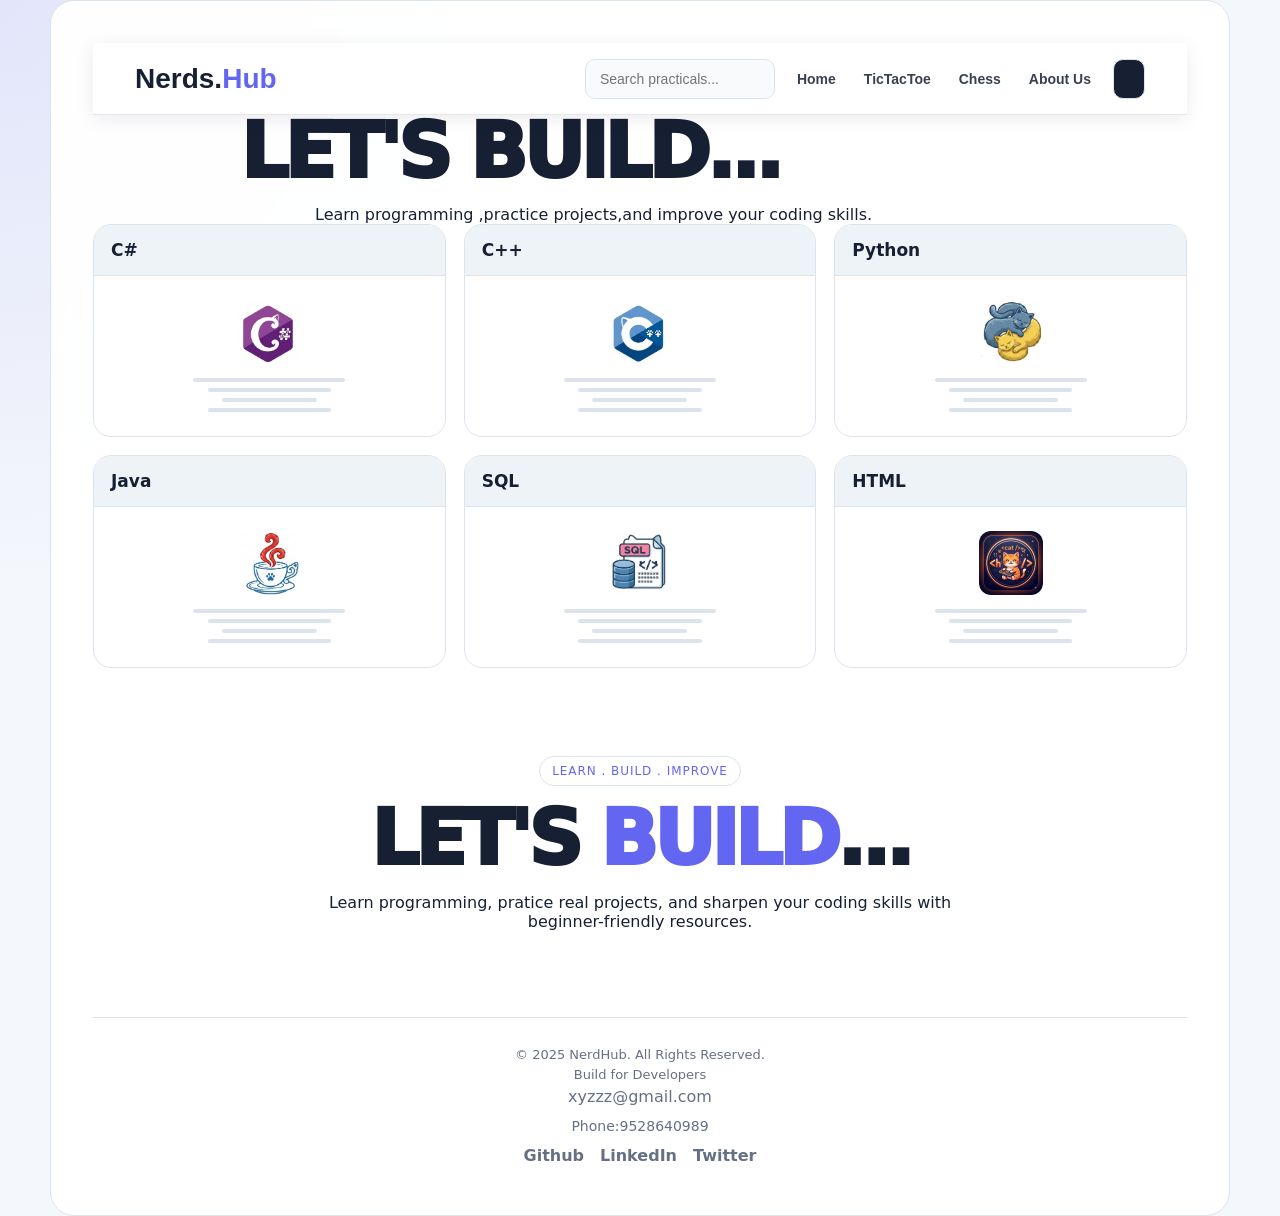
<file: index.html>
<!DOCTYPE html>
<html lang="en">
    <head>
<meta name="color-scheme" content="light dark">
        <meta charset="UTF-8">
        <meta name="viewport"
        content="width=device-width,initial-scale=1.0">
        <title>NerdHub - Let's Build</title>

    <style>

        :root {
            --bg: #f4f7fb;
            --surface: rgba(255,255,255,.94);
            --surface-2: #eef3f8;
            --text: #172033;
            --muted: #667085;
            --border: #dbe3ec;
            --accent: #6366f1;
            --shadow: 0 18px 50px rgba(15,23,42,.10);
        }

        body.dark {
            --bg: #080d18;
            --surface: rgba(17,24,39,.96);
            --surface-2: #111827;
            --text: #f3f4f6;
            --muted: #aab4c5;
            --border: #273449;
            --accent: #818cf8;
            --shadow: 0 20px 60px rgba(0,0,0,.35);

            background:
            radial-gradient(
                circle at the top left,
                rgba(99,102,241,.18),
                transparent 35%
            ),
            var(--bg);
        }

        * {
            box-sizing: border-box;
            margin: 0;
            padding: 0;
        }

        html {
            scroll-behavior: smooth;
        }

        body{
            min-height: 100vh;
            padding: clamp(12pz, 3vw, 28px);

            font-family:
            Inter,
            ui-sans-serif,
            system-ui,
             -apple-system, 
            BlinkMacSystemFont, 
            " Segoe UI",
             sans-serif;

             color: var(--text);

             background:
             radial-gradient(
                circle at top left,
                rgba(99,102,241,.12),
                transparent 34%
             ),
             var(--bg);

             transition: background .25s ease, color .25s ease;
        }

        .page-container {
            background: var(--surface);
            width: min(1180px, 100%);
            border-radius:24px;
            box-shadow: var(--border);
            padding: clamp(18px, 4vw, 42px);
            margin: 0 auto;
            border: 1px solid var(--border);
            backdrop-filter: blur(12px);
        }

        header {
            display:flex;
            justify-content:space-between;
            align-items:center;
            gap: 18px;
            border-bottom: 1px solid var(--border);
            padding-bottom: 20px;
        }

        .logo {
            font-size: clamp(23px, 3vw, 30px);
            font-weight: 900;
            letter-spacing: -.04em;
        }
         
        .logo::after {
            content: ".";
            color: var(--accent);
        }
        
        nav{
            display: flex;
            align-items: center;
            justify-content: flex-end;
            flex-wrap: wrap;
            gap: 6px;
        }

        nav a {
            text-decoration:none;
            color: var(--muted);
            font-size: 14px;
            font-weight: 650;
            padding: 9px 11px;
            border-radius: 10px;
            transition: .2s ease;
        }

        nav a:hover ,
        nav a:focus-visible {
            color: var(--text);
            background: var(-surface-2);
            outline: none;
        }
        
        .theme-toggle {
            border: 1px solid var(--border);
            background: var(--surface-2);
            color: var(--text);
            min-width: 42px;
            min-height: 42px;
            border-radius: 12px;
            cursor: pointer;
            font-size: 18px;    
        }

        .hero{
            padding:
            clamp(44px,9vw,88px)
            0
            clamp(34px,6vw,60px);
            text-align: center;
        }

        .eyebrow {
            display: inline-flex;
            padding: 7px 12px;
            margin-bottom: 16px;
            border: 1px solid var(--border);
            border-radius: 999px;
            color: var(--accent);
            background: var(--surface);
            font-size: 12px;
            font-size: 800;
            letter-spacing: .08em;
            text-transform: uppercase;
        }

        .hero-title {
            max-width: 800px;
            margin: 0 auto 16px;
            font-size: clamp(38px, 8vw, 76px);
            line-height: .98;
            letter-spacing: -.06em;
            font-weight: 950;
        }

        .hero-title span {
            color: var(--accent);
        }

        .hero-text {
            max-width: 650px;
            margin: 0 auto;
        }

        .grid-container {
            display: grid;
            grid-template-columns: repeat(3, minmax(0,1fr));
            gap: 18px;
        }

        .card-link {
            text-decoration:none;
            color:inherit;
            min-width: 0;
        }

        .card{
            background: var(--surface);
            border: 1px solid var(--border);
            border-radius: 18px;
            overflow: hidden;
            height: 100%;
            display: flex;
            flex-direction: column;
            transition:
            transform .22s ease,
            box-shadow .22s ease,
            boder-color .22s ease;
        }

        .card:hover {
            transform: translateY(-5px);
            box-shadow: 0 16px 35px rgba(15,23,42,.12);
            border-color: var(--accent);
        }

        .card-header {
            background: var(--surface-2);
            padding: 15px 17px;
            font-size: 17px;
            font-weight: 800;
            color: var(--text);
            border-bottom: 1px solid var(--border);
        }

        .card-body {
            padding: 24px 18px;
            min-height: 150px;
            display: flex;
            flex-direction: column;
            justify-content: center;
            align-items: center;
            gap: 14px;
        }

        .card-icon {
            width: 64px;
            height: 64px;
            object-fit: contain;
            border-radius: 12px;
        }

        .mock-lines {
            width: 100%;
            max-width: 190px;
            display: flex;
            flex-direction: column;
            gap: 6px;
            align-items: center;
        }

        .line {
            height: 4px;
            background: var(--border);
            border-radius: 999px;
        }

        .line.long{width:80%;}
        .line.med{width:65%}
        .line.short{width:50%}

        .about {
            margin-top: clamp(42px, 7vw, 72px);
            padding: clamp(24px, 5vw, 42px);
            text-align: center;
            border: 1px solid var(--border);
            border-radius: 18px;
            background: var(--surface);
        }

        .about h2{
            margin-bottom: 10px;
            font-size: clamp(24px, 4vw, 34px);
            letter-spacing: -.03em;
        }

        .about p{
            max-width: 650px;
            margin: 0 auto;
            color: var(--muted);
            line-height: 1.7;
        }

        .footer {
            margin-top: 26px;
            padding: 24px 12px 8px;
            color: var(--muted);
            text-align: center;
            border-top: 1px solid var(--border);
        }

        .footer-content p {
            margin: 5px 0;
            font-size: 13px;
        }

        .contact-item {
            margin-top: 12px;
            font-size: 14px;
        }

        .socials {
            display: flex;
            justify-content: center;
            flex-wrap: wrap;
            gap: 16px;
            margin-top: 12px;
        }

        .socials a {
            color: var(--acccent);
            text-decoration: none;
            font-weight: 700;
        }

        @media (max-width: 850px) {
            .grid-container {
                grid-template-columns: repeat(2,minmax(0,1fr));
            }
        }

        @media(max-width: 620px) {
            body{
                padding: 0;
            }

            .page-container {
                width: 100%;
                border: 0;
                border-radius: 0;
                padding: 16px;
            }

            header {
                align-items: flex-start;
                flex-wrap: wrap;
            }

            nav {
                width: 100%;
                justify-content: flex-start;
                overflow-x: auto;
                flex-wrap: nowrap;
                scrollbar-width: none;
            }

            nav::-webkit-scrollbar {
                display: none;
            }

            nav a{
                flex: 0 0 auto;
                min-height: 40px;
                display: inline-flexxxx;
                align-items: center;
            }

            .theme-toggle {
                margin-left: auto;
            }

            .hero {
                padding: 48px 4px 34px;
            }

            .grid-container {
                grid-template-columns: 1fr;
                gap: 14px;
            }

            .card-body {
                min-height: 135px;
            }

            .footer {
                padding-bottom: 12px;
            }
        }

        @media(prefers-reduced-motion: reduce) {
            *,
            *::before,
            *::after {
                scroll-behavior: auto !important;
                transition: none !important;
            }
        }


/* Mobile optimisation — existing page structure preserved */
@media (max-width: 768px){
  html,body{max-width:100%;overflow-x:hidden;}
  .page-container{width:100%;padding:0 14px;}
  header{padding:12px 0;gap:10px;flex-wrap:wrap;}
  .hero-title{font-size:clamp(30px,10vw,52px);line-height:1.05;}
  .hero-text{font-size:15px;line-height:1.6;}
  .grid-container{grid-template-columns:repeat(2,minmax(0,1fr));gap:12px;}
  .card{min-width:0;}
  .card-header{font-size:15px;padding:12px 10px;}
  .card-body{padding:12px 10px;}
  .card-icon{max-width:58px;height:auto;}
  .theme-toggle{padding:9px 12px;font-size:13px;}
}
@media (max-width: 480px){
  .page-container{padding:0 10px;}
  .grid-container{grid-template-columns:1fr;gap:12px;}
  .hero-title{font-size:34px;}
  .hero-text{font-size:14px;}
}

</style>
    <style>
/* ===== CONSISTENT SITE-WIDE HEADER ===== */
.site-header {
    position: sticky !important;
    top: 0;
    z-index: 9999;
    width: 100%;
    min-height: 72px;
    display: flex !important;
    align-items: center;
    justify-content: space-between;
    gap: 24px;
    padding: 12px 42px !important;
    margin: 0 !important;
    background: rgba(255,255,255,.96) !important;
    border-bottom: 1px solid #e5e7eb !important;
    box-shadow: 0 4px 18px rgba(15,23,42,.08) !important;
    backdrop-filter: blur(10px);
    box-sizing: border-box;
}
.site-logo {
    flex: 0 0 auto;
    display: inline-flex;
    align-items: center;
    text-decoration: none !important;
    font-family: 'Poppins', 'Segoe UI', sans-serif;
    font-size: 28px !important;
    line-height: 1;
    font-weight: 800 !important;
    color: #172033 !important;
    white-space: nowrap;
}
.site-logo span { color: #6366f1 !important; }
.site-header-right {
    display: flex;
    align-items: center;
    justify-content: flex-end;
    gap: 20px;
    min-width: 0;
}
.site-search {
    width: 190px;
    height: 40px;
    padding: 0 14px;
    border: 1px solid #dbe3ec;
    border-radius: 10px;
    outline: none;
    background: #f8fafc;
    color: #172033;
    font: 500 14px 'Poppins', 'Segoe UI', sans-serif;
    box-sizing: border-box;
}
.site-search:focus {
    border-color: #6366f1;
    box-shadow: 0 0 0 3px rgba(99,102,241,.12);
}
.site-nav {
    display: flex !important;
    align-items: center;
    gap: 24px;
    margin: 0 !important;
    padding: 0 !important;
}
.site-nav a {
    display: inline-flex !important;
    align-items: center;
    padding: 8px 2px;
    text-decoration: none !important;
    color: #374151 !important;
    font: 600 14px 'Poppins', 'Segoe UI', sans-serif !important;
    white-space: nowrap;
    transition: color .2s ease, transform .2s ease;
}
.site-nav a:hover,
.site-nav a.active {
    color: #6366f1 !important;
    transform: translateY(-1px);
}
.site-theme-toggle {
    height: 40px;
    padding: 0 15px;
    border: 1px solid #dbe3ec !important;
    border-radius: 10px;
    background: #172033 !important;
    color: #fff !important;
    cursor: pointer;
    font: 600 13px 'Poppins', 'Segoe UI', sans-serif !important;
    white-space: nowrap;
    transition: transform .2s ease, box-shadow .2s ease;
}
.site-theme-toggle:hover {
    transform: translateY(-1px);
    box-shadow: 0 5px 14px rgba(15,23,42,.15);
}
@media (max-width: 1050px) {
    .site-header { padding: 12px 22px !important; }
    .site-search { width: 150px; }
    .site-header-right { gap: 13px; }
    .site-nav { gap: 15px; }
}
@media (max-width: 820px) {
    .site-header { flex-wrap: wrap; justify-content: center; }
    .site-header-right { width: 100%; justify-content: center; flex-wrap: wrap; }
}
@media (max-width: 560px) {
    .site-search-wrap { display: none; }
    .site-nav { gap: 12px; flex-wrap: wrap; justify-content: center; }
    .site-nav a { font-size: 12px !important; }
    .site-logo { font-size: 24px !important; }
}
</style>
</head>
    <body>
        <div class="page-container">
            <header class="site-header">
    <a class="site-logo" href="index.html">Nerds.<span>Hub</span></a>

    <div class="site-header-right">
        <div class="site-search-wrap">
            <input class="site-search" id="searchInput" type="text"
                   placeholder="Search practicals..." aria-label="Search practicals">
        </div>

        <nav class="site-nav" aria-label="Primary navigation">
            <a href="index.html">Home</a>
            <a href="ticacoe.html">TicTacToe</a>
            <a href="chess.html">Chess</a>
            <a href="us.html">About Us</a>
        </nav>

        <button class="site-theme-toggle" id="themeToggle" type="button"
                aria-label="Switch theme" title="Switch theme">
            Dark Mode
        </button>
    </div>
</header>

            <h1 class="hero-title">
                LET'S BUILD...
            </h1>
            <p class="hero-text">
                Learn programming ,practice projects,and improve your coding skills.
            </p>

            <main class="grid-container">
                <a href="c sharp.html"
            class="card-link">
                 <div class="card">
                    <div class="card-header">C#</div>
                <div class="card-body">
                    <img src="IMG_20260608_103043.png"alt="c#" class="card-icon">
                    <div class="mock-lines">
                        <div class="line long"></div>
                        <div class="line med"></div>
                        <div class="line short"></div>
                        <div class="line med"></div>
                    </div>
                </div> 
            </div>
        </a>      
        
        <a href="cpp.html" class="card-link">
            <div class="card">
                <div class="card-header">C++</div>
                <div class="card-body">
                    <img src="IMG_20260608_103058.png" alt="C++" class="card-icon">
                    <div class="mock-lines">
                        <div class="line long"></div>
                        <div class="line med"></div>
                        <div class="line short"></div>
                        <div class="line med"></div>                    
                    </div>
                </div>
                </div>
        </a>

        <a href="py.html"
        class="card-link">
        <div class="card">
            <div
            class="card-header">Python</div>
            <div class="card-body">
                <img src="IMG_20260608_103140.png" alt="Python" class="card-icon">
                <div class="mock-lines">
                <div class="line long"></div>
                <div class="line med"></div>
                <div class="line short"></div>
                <div class="line med"></div>
            </div>
        </div>    
       </div>
    </a>

    <a href="jav.html" class="card-link">
        <div class="card">
            <div class="card-header">Java</div>
            <div class="card-body">
                <img src="IMG_20260608_103030.png" alt="Java" class="card-icon">
                <div class="mock-lines">
                    <div class="line long"></div>
                    <div class="line med"></div>
                    <div class="line short"></div>
                    <div class="line med"></div>
                </div>
            </div>
        </div>
    </a>

    <a href="sql.html" class="card-link">
        <div class="card">
            <div class="card-header">SQL</div>
            <div class="card-body">
                <img src="IMG_20260608_103310.png" alt="SQL" class="card-icon">
                <div class="mock-lines">
                <div class="line long"></div>
                <div class="line med"></div>
                <div class="line short"></div>
                <div class="line med"></div>
                  </div>
            </div>
        </div>
    </a>

    <a href="ht.html" class="card-link">
        <div class="card">
            <div class="card-header">HTML</div>
            <div class="card-body">
                <img src="1781599525154.jpg" alt="HTML" class="card-icon">
                <div class="mock-lines">
                    <div class="line long"></div>
                    <div class="line med"></div>
                    <div class="line short"></div>
                    <div class="line med"></div>
                </div>
            </div>
        </div>
    </a>
    </main>
    <section class="hero">
        <div class="eyebrow">
            Learn . Build . Improve
        </div>
        <h1 class="hero-title">
            LET'S <span>BUILD</span>...
        </h1>

        <p class="hero-text">
            Learn programming, pratice real projects,
            and sharpen your coding skills with
            beginner-friendly resources.
        </p>
    </section>
            
    <footer class="footer" id="contact">
        <div class="footer-content">
            <p>&copy; 2025 NerdHub. All Rights Reserved.</p>
            <p>Build for Developers</p>
            xyzzz@gmail.com
        </div>
        <div class="contact-item">
            Phone:9528640989
        </div>
        <div class="socials">
            <a href="#">Github</a>
            <a href="#">LinkedIn</a>
            <a href="#">Twitter</a>
        </div>
        </footer>
       
        </div> 
        
        <script>
            (() => {
                const button =
                document.getElementById("themeToggle");

                const savedTheme =
                localStorage.getItem("nerdhub-theme");

                const systemDark =
                window.matchMedia(
                    "(prefers-color-scheme: dark)"
                ).matches;

                function setTheme(dark, save = true) {
                    document.body.classList.toggle(
                        "dark",
                        dark
                    );

                    button.textContent =
                    dark ? "" : "";

                    button.setAttribute(
                        "aria-label",
                        dark
                        ? "Switch to light mode"
                        : "Switch to dark mode"
                    );

                    if (save) {
                        localStorage.setItem(
                            "nerdhub-theme",
                            dark? "dark" : "light"
                        );
                    }
                }

                setTheme(
                    savedTheme
                    ? savedTheme === "dark"
                    : systemDark,
                    false
                );

                button.addEventListener(
                    "click",
                    () => {

                        const isDark =
                        document.body.classList.contains("dark");

                        setTheme(!isDark);
                    }
                );
            })();
        </script>
    </body>
</html>
</file>
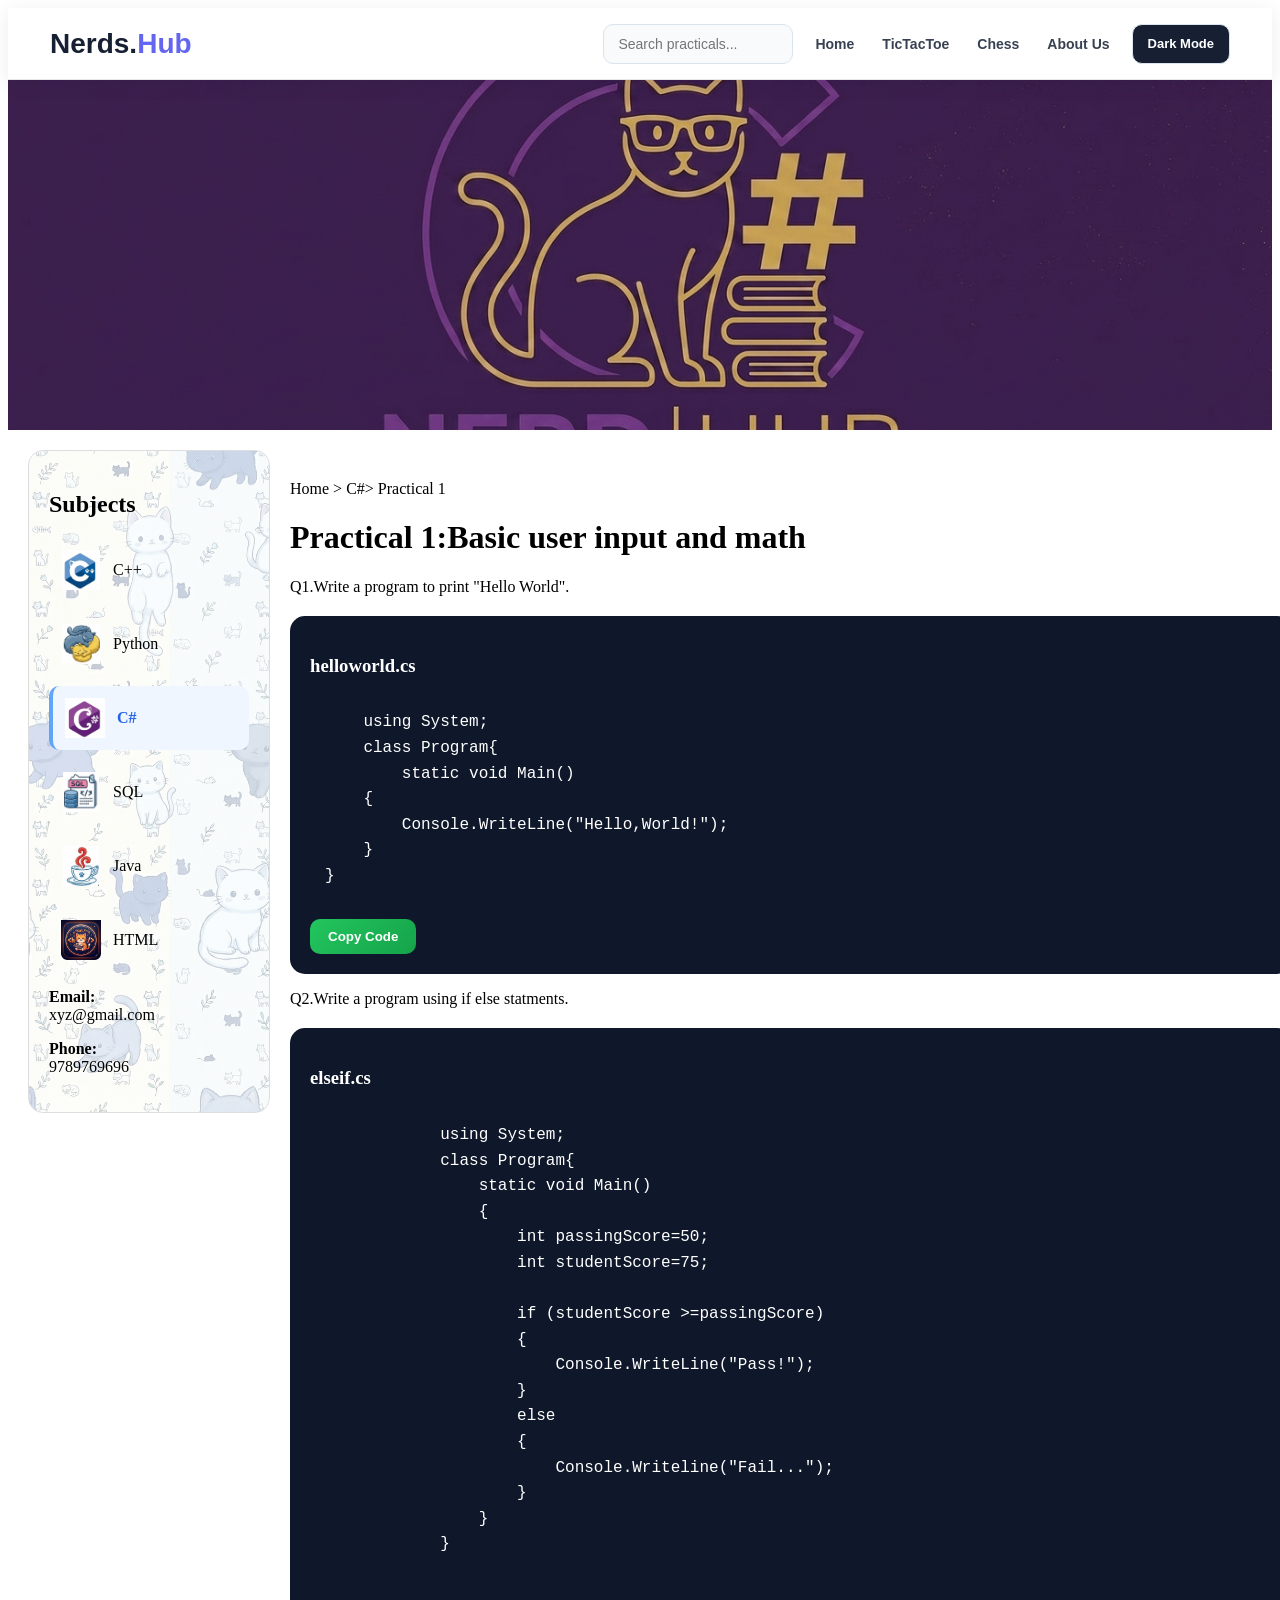
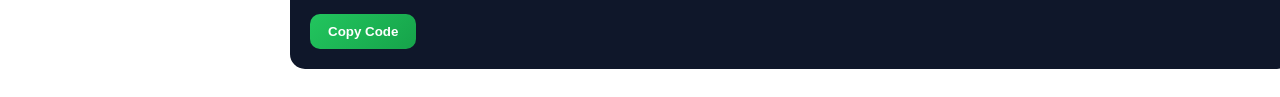
<file: c sharp.html>
<!DOCTYPE html>
<html lang="en">
<head>
<meta name="color-scheme" content="light dark">
    <meta charset="UTF-8">
    <meta name="viewport" content="width=device-width,initial-scale=1.0">
    <title>NerdHub - SourceCodes</title>

<style>
    .title-row{
        margin-bottom: 20px;
    }

    header{
        height: 70px;
        background: white;
        display: flex;
        justify-content: space-between;
        align-items: center;
        padding: 0 30px;
        border-bottom: 1px solid #ddd;
        position: sticky;
        top:0;
        z-index: 1000;
    }

    .theme{
        background: linear-gradient(135deg,#111827,#374151);
        color: white;
        border: none;
        padding: 12px 18px;
        border-radius: 12px;
        font-weight: 600;
        cursor: pointer;
        transition: 0.3s;
    }

    .theme:hover{
        transform: translateY(-2px);
        box-shadow: 0 8px 20px rgba(0,0,0,0.25);
    }

    .back-btn{
        background: linear-gradient(135deg,#2563eb,#1d4ed8);
        color: white;
        border: none;
        padding: 12px 22px;
        font-weight: 600;
        cursor: pointer;
        transition: 0.3s;
    }

    .back-btn:hover{
        transform: translateY(-2px);
        box-shadow: 0 10px 25px rgba(37,99,235,0.35);
    }

    .copy-btn{
        background: linear-gradient(135deg,#22c55e,#16a34a);
        color: white;
        border: none;
        padding: 10px 18px;
        border-radius: 10px;
        font-weight: 600;
        cursor: pointer;
        transition: 0.3s;
        margin-top: 15px;
        align-self: center;
    }

    .copy-btn:hover{
        transform: translateY(-2px);
        box-shadow: 0 8px 20px rgba(34,197,94,0.35);
    }

    .logo{
        font-size: 32px;
        font-weight: 700;
        color: #111827;
        margin-right: 40px;
    }

    .gold{
        color: #d4a017;
    }

    .navbar{
        display: flex;
        gap: 25px;
        align-items: center;
    }

    .nav-link{
        text-decoration: none;
        color: #374151;
        font-weight: 600;
        transition: 0.3s;
    }

    .nav-link:hover{
        color: #2563eb;
    }

    .acive-nav{
        color: #2563eb;
    }

    .search{
        width: 180px;
        padding: 10px 14px;
        border: 1px solid #d1d5db;
        border-radius: 10px;
        outline: none;
    }

    .banner{
        width:100%;
        overflow:hidden;
    }

    .banner img{
        width: 100%;
        height:350px;
        object-fit: cover;
        display: block;
    }

    .header-right{
        display: flex;
        gap: 10px;
        align-items: center;
    }

    .subject img{
        width: 40px;
        height: 40px;
        object-fit: contain;
        flex-shrink: 0;
    }

    .subject.active{
        background:#eff6ff;
        color: #2563eb;
        border-left: 4px solid #60a5fa;
        font-weight:600;
    }
   .container{
    display:flex;
    gap:20px;
    padding:20px;
    align-items:flex-start;
}

.subject{
    text-decoration:none ;
    color: inherit;
    display: flex;
    align-items: center;
    gap: 12px;
    padding: 12px;
    border-radius: 10px;
    margin-bottom: 10px;
}
.sidebar{
    width:200px;
    min-width:100px;

    background:white;
    padding:20px;
    border-radius:15px;
    border:1px solid #ddd;

    position:sticky;
    top:20px;

    height:fit-content;
    overflow: hidden;
    z-index: 1;
}

.sidebar::before{
    content: "";
    position: absolute;
    top: 0;
    left: 0;
    width: 100%;
    height: 100%;
    background-image:url('1782389383938.jpg');
    background-size: cover;
    background-position: center;
    opacity: 0.3;
    z-index: -1;

}

.content{
    flex:1;
    min-width:0;
    margin-top: 30px;
}

.code-panel{
    width:100%;
    background:#0f172a;
    color:white;
    border-radius:15px;
    padding:20px;
}

.code-panel pre{
  white-space: pre;
  font-family: 'Courier New', Courier, monospace;
  line-height: 1.6;
  overflow-x: auto;
  padding: 15px;
  margin: 0;
  background: transparent;
  color: white;
}

</style>
<style>
/* ===== CONSISTENT SITE-WIDE HEADER ===== */
.site-header {
    position: sticky !important;
    top: 0;
    z-index: 9999;
    width: 100%;
    min-height: 72px;
    display: flex !important;
    align-items: center;
    justify-content: space-between;
    gap: 24px;
    padding: 12px 42px !important;
    margin: 0 !important;
    background: rgba(255,255,255,.96) !important;
    border-bottom: 1px solid #e5e7eb !important;
    box-shadow: 0 4px 18px rgba(15,23,42,.08) !important;
    backdrop-filter: blur(10px);
    box-sizing: border-box;
}
.site-logo {
    flex: 0 0 auto;
    display: inline-flex;
    align-items: center;
    text-decoration: none !important;
    font-family: 'Poppins', 'Segoe UI', sans-serif;
    font-size: 28px !important;
    line-height: 1;
    font-weight: 800 !important;
    color: #172033 !important;
    white-space: nowrap;
}
.site-logo span { color: #6366f1 !important; }
.site-header-right {
    display: flex;
    align-items: center;
    justify-content: flex-end;
    gap: 20px;
    min-width: 0;
}
.site-search {
    width: 190px;
    height: 40px;
    padding: 0 14px;
    border: 1px solid #dbe3ec;
    border-radius: 10px;
    outline: none;
    background: #f8fafc;
    color: #172033;
    font: 500 14px 'Poppins', 'Segoe UI', sans-serif;
    box-sizing: border-box;
}
.site-search:focus {
    border-color: #6366f1;
    box-shadow: 0 0 0 3px rgba(99,102,241,.12);
}
.site-nav {
    display: flex !important;
    align-items: center;
    gap: 24px;
    margin: 0 !important;
    padding: 0 !important;
}
.site-nav a {
    display: inline-flex !important;
    align-items: center;
    padding: 8px 2px;
    text-decoration: none !important;
    color: #374151 !important;
    font: 600 14px 'Poppins', 'Segoe UI', sans-serif !important;
    white-space: nowrap;
    transition: color .2s ease, transform .2s ease;
}
.site-nav a:hover,
.site-nav a.active {
    color: #6366f1 !important;
    transform: translateY(-1px);
}
.site-theme-toggle {
    height: 40px;
    padding: 0 15px;
    border: 1px solid #dbe3ec !important;
    border-radius: 10px;
    background: #172033 !important;
    color: #fff !important;
    cursor: pointer;
    font: 600 13px 'Poppins', 'Segoe UI', sans-serif !important;
    white-space: nowrap;
    transition: transform .2s ease, box-shadow .2s ease;
}
.site-theme-toggle:hover {
    transform: translateY(-1px);
    box-shadow: 0 5px 14px rgba(15,23,42,.15);
}
@media (max-width: 1050px) {
    .site-header { padding: 12px 22px !important; }
    .site-search { width: 150px; }
    .site-header-right { gap: 13px; }
    .site-nav { gap: 15px; }
}
@media (max-width: 820px) {
    .site-header { flex-wrap: wrap; justify-content: center; }
    .site-header-right { width: 100%; justify-content: center; flex-wrap: wrap; }
}
@media (max-width: 560px) {
    .site-search-wrap { display: none; }
    .site-nav { gap: 12px; flex-wrap: wrap; justify-content: center; }
    .site-nav a { font-size: 12px !important; }
    .site-logo { font-size: 24px !important; }
}
</style>
<style>
/* ===== MOBILE OPTIMIZATION ===== */
@media (max-width: 860px){
  html, body{ max-width:100%; overflow-x:hidden; }
  .banner img{ height:180px; }
  .container{ flex-direction:column; padding:14px; gap:16px; }
  .sidebar{
    width:100%;
    min-width:0;
    position:static;
    display:flex;
    flex-wrap:wrap;
    align-items:center;
    gap:8px 14px;
    padding:16px;
  }
  .sidebar h2{ width:100%; margin-bottom:4px; font-size:18px; }
  .subject{ margin-bottom:0; padding:8px 10px; flex:0 0 auto; }
  .subject span{ font-size:14px; }
  .subject img{ width:32px; height:32px; }
  .contact{ width:100%; margin-top:10px; font-size:14px; }
  .content{ margin-top:10px; }
  .title-row h1{ font-size:22px; line-height:1.3; }
  .title-row p{ font-size:14px; }
  .code-panel{ padding:14px; border-radius:12px; }
  .code-panel pre{ font-size:13px; }
  .copy-btn{ width:100%; }
  .logo{ font-size:26px; margin-right:0; }
}

@media (max-width: 480px){
  .banner img{ height:140px; }
  .title-row h1{ font-size:19px; }
}
</style>
</head>
<body>

<header class="site-header">
    <a class="site-logo" href="index.html">Nerds.<span>Hub</span></a>

    <div class="site-header-right">
        <div class="site-search-wrap">
            <input class="site-search" id="searchInput" type="text"
                   placeholder="Search practicals..." aria-label="Search practicals">
        </div>

        <nav class="site-nav" aria-label="Primary navigation">
            <a href="index.html">Home</a>
            <a href="ticacoe.html">TicTacToe</a>
            <a href="chess.html">Chess</a>
            <a href="us.html">About Us</a>
        </nav>

        <button class="site-theme-toggle" id="themeToggle" type="button"
                aria-label="Switch theme" title="Switch theme">
            Dark Mode
        </button>
    </div>
</header>
<div class="banner"><img src="1782394290267.jpg" alt="NerdHub Banner"></div>

<div class="container">

    <div class="sidebar">

        <h2>Subjects</h2>

        <a href="cpp.html" class="subject">
            <img src="IMG_20260608_103058.png">
            <span>C++</span>
        </a>

        <a href="py.html" class="subject">
            <img src="IMG_20260608_103140.png">
            <span>Python</span>
        </a>

        <a href="c sharp.html" class="subject active">
            <img src="IMG_20260608_103043.png">
            <span>C#</span>
        </a>

        <a href="sql.html" class="subject">
            <img src="IMG_20260608_103310.png">
            <span>SQL</span>
        </a>

        <a href="jav.html" class="subject">
            <img src="IMG_20260608_103030.png">
            <span>Java</span>
        </a>

        <a href="ht.html" class="subject">
            <img src="1781599525154.jpg">
            <span>HTML</span>
        </a>

        <div class="contact">
            <p><strong>Email:</strong><br>xyz@gmail.com</p>
            <p><strong>Phone:</strong><br>9789769696</p>
        </div>

    </div>

    <div class="content">

        <div class="breadcrumb">
            Home > C#> Practical 1
        </div>

        <div class="title-row">

            <div>
                <h1>Practical 1:Basic user input and math</h1>

                <p>
                    Q1.Write a program to print "Hello World".
                </p>
            </div>
        </div>

        <div class="code-panel">

            <div class="code-header">
                   <h3>helloworld.cs</h3>
            </div>

<pre id="codeBlock">
    using System;
    class Program{
        static void Main()
    {
        Console.WriteLine("Hello,World!");
    }
}
</pre>

                <button class="copy-btn code-btn"
                onclick="copyCode()">
                    Copy Code
                </button>

            

        </div>

    <div class="title-row">
        <p>Q2.Write a program using if else statments.</p>
    </div>
    
    <div class="code-panel">
        <div class="code-header"><h3>elseif.cs</h3></div>
        <pre id="codeBlock2">
            using System;
            class Program{
                static void Main()
                {
                    int passingScore=50;
                    int studentScore=75;

                    if (studentScore &gt;=passingScore)
                    {
                        Console.WriteLine("Pass!");
                    }
                    else
                    {
                        Console.Writeline("Fail...");
                    }
                }
            }
        </pre>
        <button class="copy-btn" onclick="copyCode2()">Copy Code</button>
    </div>

    </div>

    </div>

</div>

<script>

function copyCode(){

    let text =
    document.getElementById(
    "codeBlock"
    ).innerText;

    navigator.clipboard.writeText(text);

    alert("Code Copied");

}

function downloadCode(){

    let code =
    document.getElementById(
    "codeBlock"
    ).innerText;

    let blob =
    new Blob([code],
    {type:"text/plain"});

    let a =
    document.createElement("a");

    a.href =
    URL.createObjectURL(blob);

    a.download =
    "arrays.cpp";

    a.click();

}

function toggleTheme(){

    document.body.classList.toggle(
    "dark"
    );

}

</script>

</body>
</html>
</file>
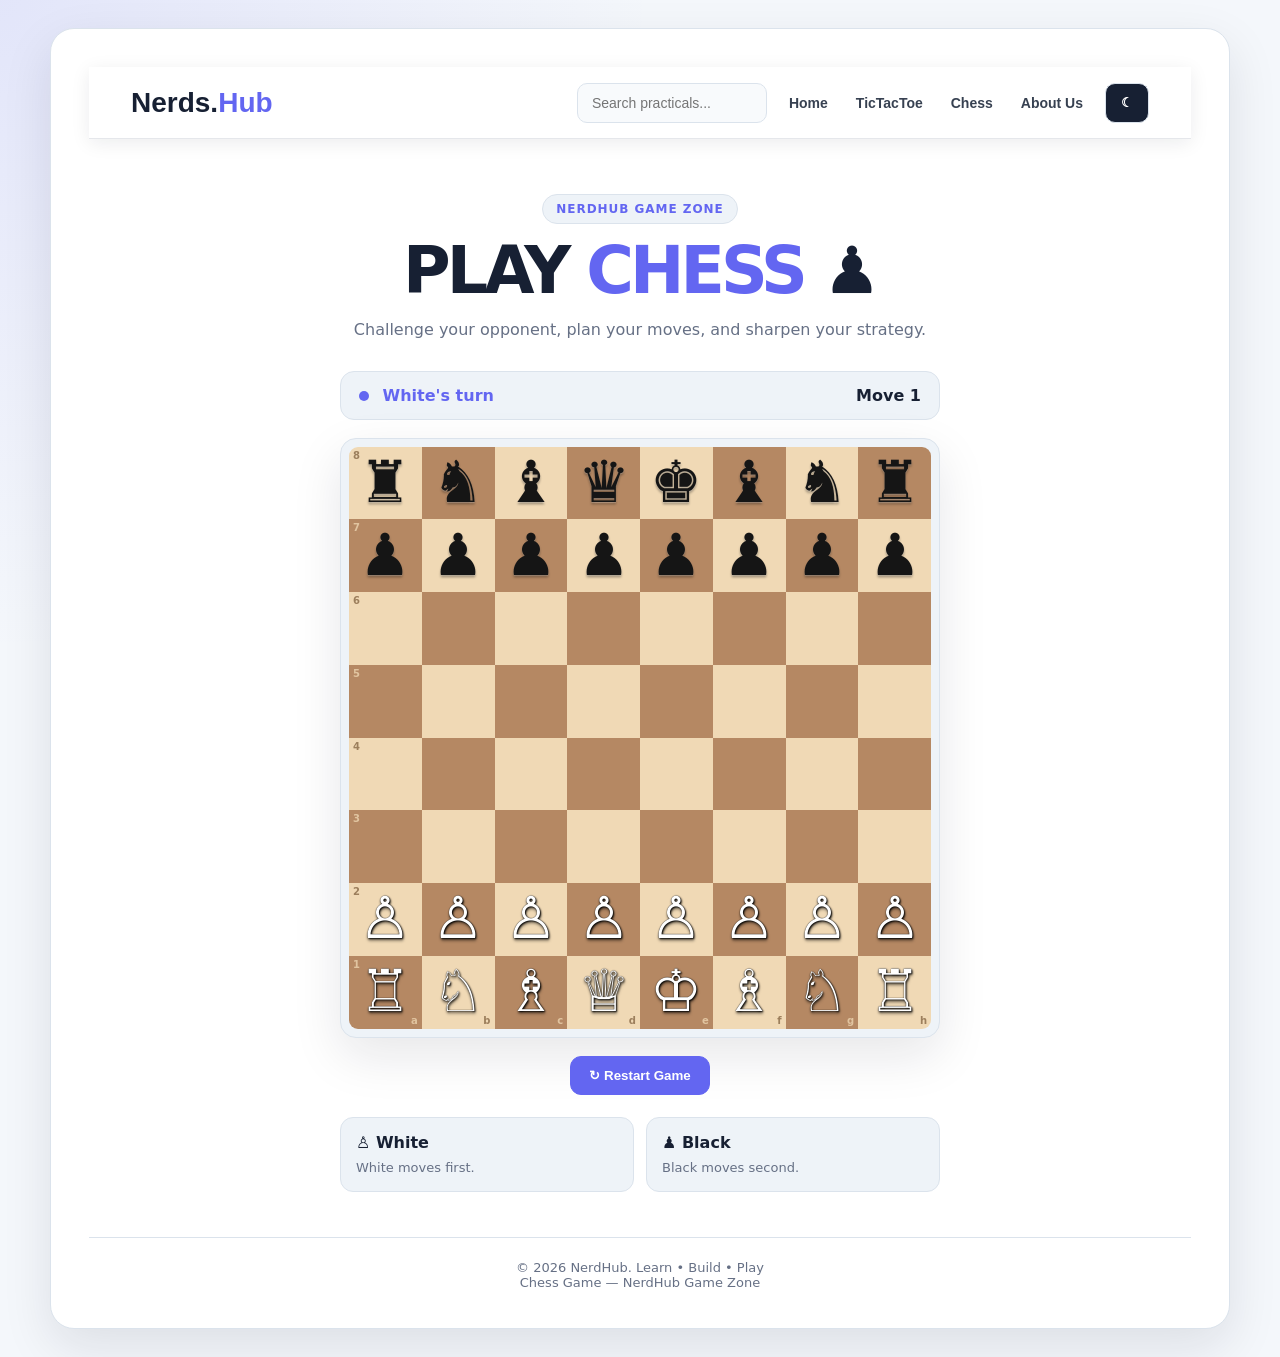
<file: chess.html>
<!DOCTYPE html>
<html lang="en">
<head>
<meta name="color-scheme" content="light dark">
    <meta charset="UTF-8">
    <meta name="viewport" content="width=device-width, initial-scale=1.0">

    <title>NerdHub - Chess</title>

    <style>

        :root {
            --bg: #f4f7fb;
            --surface: #ffffff;
            --surface-2: #eef3f8;
            --text: #172033;
            --muted: #667085;
            --border: #dbe3ec;
            --accent: #6366f1;

            --light-square: #f0d9b5;
            --dark-square: #b58863;

            --selected: #facc15;
            --possible: rgba(34, 197, 94, 0.65);

            --shadow: 0 18px 50px rgba(15, 23, 42, .10);
        }

        body.dark {
            --bg: #080d18;
            --surface: #111827;
            --surface-2: #182235;
            --text: #f3f4f6;
            --muted: #aab4c5;
            --border: #273449;
            --accent: #818cf8;

            --light-square: #d8c39e;
            --dark-square: #80613f;

            --shadow: 0 20px 60px rgba(0, 0, 0, .35);
        }


        * {
            box-sizing: border-box;
            margin: 0;
            padding: 0;
        }


        body {
            min-height: 100vh;

            padding: clamp(10px, 3vw, 28px);

            font-family:
                Inter,
                ui-sans-serif,
                system-ui,
                -apple-system,
                BlinkMacSystemFont,
                "Segoe UI",
                sans-serif;

            color: var(--text);

            background:
                radial-gradient(
                    circle at top left,
                    rgba(99, 102, 241, .12),
                    transparent 35%
                ),
                var(--bg);

            transition: .25s ease;
        }


        .page-container {
            width: min(1180px, 100%);
            margin: auto;

            padding: clamp(16px, 4vw, 38px);

            background: var(--surface);

            border: 1px solid var(--border);
            border-radius: 24px;

            box-shadow: var(--shadow);
        }


        /* ================= HEADER ================= */

        header {
            display: flex;
            align-items: center;
            justify-content: space-between;

            gap: 18px;

            padding-bottom: 20px;

            border-bottom: 1px solid var(--border);
        }


        .logo {
            font-size: clamp(24px, 3vw, 30px);
            font-weight: 900;
            letter-spacing: -.04em;
        }


        .logo::after {
            content: ".";
            color: var(--accent);
        }


        nav {
            display: flex;
            align-items: center;
            gap: 5px;
        }


        nav a {
            color: var(--muted);

            text-decoration: none;

            font-size: 14px;
            font-weight: 700;

            padding: 9px 12px;

            border-radius: 10px;

            transition: .2s;
        }


        nav a:hover {
            color: var(--text);
            background: var(--surface-2);
        }


        .theme-toggle {
            width: 42px;
            height: 42px;

            border: 1px solid var(--border);

            border-radius: 12px;

            background: var(--surface-2);
            color: var(--text);

            cursor: pointer;

            font-size: 18px;
        }


        /* ================= TITLE ================= */

        .hero {
            text-align: center;

            padding:
                clamp(30px, 6vw, 55px)
                0
                28px;
        }


        .eyebrow {
            display: inline-block;

            padding: 7px 13px;

            margin-bottom: 14px;

            border: 1px solid var(--border);
            border-radius: 999px;

            background: var(--surface-2);

            color: var(--accent);

            font-size: 12px;
            font-weight: 800;

            letter-spacing: .08em;
            text-transform: uppercase;
        }


        .hero h1 {
            font-size: clamp(36px, 7vw, 65px);

            line-height: 1;

            letter-spacing: -.06em;

            margin-bottom: 14px;
        }


        .hero h1 span {
            color: var(--accent);
        }


        .hero p {
            max-width: 600px;

            margin: auto;

            color: var(--muted);

            line-height: 1.6;

            font-size: 16px;
        }


        /* ================= GAME AREA ================= */

        .game-area {
            display: flex;

            flex-direction: column;

            align-items: center;

            gap: 18px;
        }


        .status {
            width: min(100%, 600px);

            display: flex;

            align-items: center;
            justify-content: space-between;

            gap: 12px;

            padding: 14px 18px;

            background: var(--surface-2);

            border: 1px solid var(--border);

            border-radius: 14px;

            font-weight: 800;
        }


        #statusText {
            color: var(--accent);
        }


        .turn-dot {
            width: 10px;
            height: 10px;

            border-radius: 50%;

            background: var(--accent);

            display: inline-block;

            margin-right: 8px;
        }


        /* ================= CHESS BOARD ================= */

        .board-wrapper {
            width: min(92vw, 600px);

            padding: 8px;

            background: var(--surface-2);

            border: 1px solid var(--border);

            border-radius: 16px;

            box-shadow: var(--shadow);
        }


        #board {
            width: 100%;

            aspect-ratio: 1 / 1;

            display: grid;

            grid-template-columns: repeat(8, 1fr);
            grid-template-rows: repeat(8, 1fr);

            overflow: hidden;

            border-radius: 9px;
        }


        .square {
            position: relative;

            display: flex;

            align-items: center;
            justify-content: center;

            cursor: pointer;

            user-select: none;

            transition: filter .12s ease;
        }


        .square.light {
            background: var(--light-square);
        }


        .square.dark {
            background: var(--dark-square);
        }


        .square:hover {
            filter: brightness(1.08);
        }


        .piece {
            font-family:
                "Segoe UI Symbol",
                "Noto Sans Symbols 2",
                serif;

            font-size: clamp(30px, 7vw, 58px);

            line-height: 1;

            cursor: pointer;

            position: relative;

            z-index: 2;

            filter:
                drop-shadow(
                    0 2px 1px rgba(0, 0, 0, .35)
                );
        }


        .white-piece {
            color: #ffffff;

            text-shadow:
                0 0 1px #000,
                1px 1px 2px #000;
        }


        .black-piece {
            color: #151515;

            text-shadow:
                0 1px 1px rgba(255,255,255,.25);
        }


        .selected {
            box-shadow:
                inset 0 0 0 5px var(--selected);
        }


        .possible::after {
            content: "";

            position: absolute;

            width: 24%;
            height: 24%;

            border-radius: 50%;

            background: var(--possible);
        }


        .possible.has-piece::after {
            width: 72%;
            height: 72%;

            background: transparent;

            border: 5px solid var(--possible);
        }


        .check {
            box-shadow:
                inset 0 0 0 6px #ef4444;
        }


        /* ================= COORDINATES ================= */

        .coordinate {
            position: absolute;

            font-size: 10px;

            font-weight: 800;

            opacity: .75;

            pointer-events: none;
        }


        .rank {
            top: 3px;
            left: 4px;
        }


        .file {
            right: 4px;
            bottom: 3px;
        }


        .light .coordinate {
            color: #80613f;
        }


        .dark .coordinate {
            color: #f0d9b5;
        }


        /* ================= CONTROLS ================= */

        .controls {
            display: flex;

            flex-wrap: wrap;

            justify-content: center;

            gap: 10px;
        }


        button.game-button {
            border: 1px solid var(--border);

            background: var(--surface-2);

            color: var(--text);

            padding: 11px 18px;

            border-radius: 11px;

            font-weight: 800;

            cursor: pointer;

            transition: .2s;
        }


        button.game-button:hover {
            transform: translateY(-2px);

            border-color: var(--accent);

            color: var(--accent);
        }


        button.restart {
            background: var(--accent);

            color: white;

            border-color: var(--accent);
        }


        button.restart:hover {
            color: white;

            filter: brightness(1.08);
        }


        /* ================= INFO ================= */

        .game-info {
            width: min(100%, 600px);

            display: grid;

            grid-template-columns: repeat(2, 1fr);

            gap: 12px;

            margin-top: 4px;
        }


        .info-card {
            padding: 15px;

            border: 1px solid var(--border);

            border-radius: 13px;

            background: var(--surface-2);
        }


        .info-card strong {
            display: block;

            margin-bottom: 5px;
        }


        .info-card span {
            color: var(--muted);

            font-size: 13px;
        }


        /* ================= FOOTER ================= */

        footer {
            margin-top: 45px;

            padding-top: 22px;

            text-align: center;

            color: var(--muted);

            border-top: 1px solid var(--border);

            font-size: 13px;
        }


        /* ================= MOBILE ================= */

        @media (max-width: 650px) {

            body {
                padding: 0;
            }


            .page-container {
                width: 100%;

                border: 0;

                border-radius: 0;

                padding: 15px;
            }


            header {
                flex-wrap: wrap;
            }


            nav {
                width: 100%;

                overflow-x: auto;

                justify-content: flex-start;

                scrollbar-width: none;
            }


            nav::-webkit-scrollbar {
                display: none;
            }


            nav a {
                flex: 0 0 auto;
            }


            .theme-toggle {
                margin-left: auto;
            }


            .hero {
                padding-top: 38px;
            }


            .status {
                font-size: 14px;
            }


            .board-wrapper {
                width: min(96vw, 520px);

                padding: 5px;

                border-radius: 12px;
            }


            .game-info {
                grid-template-columns: 1fr;
            }


            .piece {
                font-size: clamp(28px, 10vw, 48px);
            }

        }


    </style>
<style>
/* ===== CONSISTENT SITE-WIDE HEADER ===== */
.site-header {
    position: sticky !important;
    top: 0;
    z-index: 9999;
    width: 100%;
    min-height: 72px;
    display: flex !important;
    align-items: center;
    justify-content: space-between;
    gap: 24px;
    padding: 12px 42px !important;
    margin: 0 !important;
    background: rgba(255,255,255,.96) !important;
    border-bottom: 1px solid #e5e7eb !important;
    box-shadow: 0 4px 18px rgba(15,23,42,.08) !important;
    backdrop-filter: blur(10px);
    box-sizing: border-box;
}
.site-logo {
    flex: 0 0 auto;
    display: inline-flex;
    align-items: center;
    text-decoration: none !important;
    font-family: 'Poppins', 'Segoe UI', sans-serif;
    font-size: 28px !important;
    line-height: 1;
    font-weight: 800 !important;
    color: #172033 !important;
    white-space: nowrap;
}
.site-logo span { color: #6366f1 !important; }
.site-header-right {
    display: flex;
    align-items: center;
    justify-content: flex-end;
    gap: 20px;
    min-width: 0;
}
.site-search {
    width: 190px;
    height: 40px;
    padding: 0 14px;
    border: 1px solid #dbe3ec;
    border-radius: 10px;
    outline: none;
    background: #f8fafc;
    color: #172033;
    font: 500 14px 'Poppins', 'Segoe UI', sans-serif;
    box-sizing: border-box;
}
.site-search:focus {
    border-color: #6366f1;
    box-shadow: 0 0 0 3px rgba(99,102,241,.12);
}
.site-nav {
    display: flex !important;
    align-items: center;
    gap: 24px;
    margin: 0 !important;
    padding: 0 !important;
}
.site-nav a {
    display: inline-flex !important;
    align-items: center;
    padding: 8px 2px;
    text-decoration: none !important;
    color: #374151 !important;
    font: 600 14px 'Poppins', 'Segoe UI', sans-serif !important;
    white-space: nowrap;
    transition: color .2s ease, transform .2s ease;
}
.site-nav a:hover,
.site-nav a.active {
    color: #6366f1 !important;
    transform: translateY(-1px);
}
.site-theme-toggle {
    height: 40px;
    padding: 0 15px;
    border: 1px solid #dbe3ec !important;
    border-radius: 10px;
    background: #172033 !important;
    color: #fff !important;
    cursor: pointer;
    font: 600 13px 'Poppins', 'Segoe UI', sans-serif !important;
    white-space: nowrap;
    transition: transform .2s ease, box-shadow .2s ease;
}
.site-theme-toggle:hover {
    transform: translateY(-1px);
    box-shadow: 0 5px 14px rgba(15,23,42,.15);
}
@media (max-width: 1050px) {
    .site-header { padding: 12px 22px !important; }
    .site-search { width: 150px; }
    .site-header-right { gap: 13px; }
    .site-nav { gap: 15px; }
}
@media (max-width: 820px) {
    .site-header { flex-wrap: wrap; justify-content: center; }
    .site-header-right { width: 100%; justify-content: center; flex-wrap: wrap; }
}
@media (max-width: 560px) {
    .site-search-wrap { display: none; }
    .site-nav { gap: 12px; flex-wrap: wrap; justify-content: center; }
    .site-nav a { font-size: 12px !important; }
    .site-logo { font-size: 24px !important; }
}
</style>
</head>


<body>

<div class="page-container">


    <!-- HEADER -->

    <header class="site-header">
    <a class="site-logo" href="index.html">Nerds.<span>Hub</span></a>

    <div class="site-header-right">
        <div class="site-search-wrap">
            <input class="site-search" id="searchInput" type="text"
                   placeholder="Search practicals..." aria-label="Search practicals">
        </div>

        <nav class="site-nav" aria-label="Primary navigation">
            <a href="index.html">Home</a>
            <a href="ticacoe.html">TicTacToe</a>
            <a href="chess.html">Chess</a>
            <a href="us.html">About Us</a>
        </nav>

        <button class="site-theme-toggle" id="themeToggle" type="button"
                aria-label="Switch theme" title="Switch theme">
            Dark Mode
        </button>
    </div>
</header>



    <!-- HERO -->

    <section class="hero">

        <div class="eyebrow">
            NerdHub Game Zone
        </div>


        <h1>
            PLAY <span>CHESS</span> ♟
        </h1>


        <p>
            Challenge your opponent, plan your moves,
            and sharpen your strategy.
        </p>

    </section>



    <!-- GAME -->

    <section class="game-area">


        <div class="status">

            <div>
                <span class="turn-dot"></span>
                <span id="statusText">
                    White's turn
                </span>
            </div>

            <div id="moveText">
                Move 1
            </div>

        </div>



        <div class="board-wrapper">

            <div id="board"></div>

        </div>



        <div class="controls">

            <button
                class="game-button restart"
                id="restartButton"
            >
                ↻ Restart Game
            </button>

        </div>



        <div class="game-info">

            <div class="info-card">

                <strong>
                    ♙ White
                </strong>

                <span>
                    White moves first.
                </span>

            </div>


            <div class="info-card">

                <strong>
                    ♟ Black
                </strong>

                <span>
                    Black moves second.
                </span>

            </div>

        </div>


    </section>



    <footer id="contact">

        <p>
            © 2026 NerdHub. Learn • Build • Play
        </p>

        <p>
            Chess Game — NerdHub Game Zone
        </p>

    </footer>


</div>



<script>

    /* =====================================================
       THEME
    ===================================================== */

    const themeToggle =
        document.getElementById("themeToggle");


    const savedTheme =
        localStorage.getItem("nerdhub-theme");


    const systemDark =
        window.matchMedia(
            "(prefers-color-scheme: dark)"
        ).matches;


    function setTheme(dark, save = true) {

        document.body.classList.toggle(
            "dark",
            dark
        );


        themeToggle.textContent =
            dark ? "☀" : "☾";


        if (save) {

            localStorage.setItem(
                "nerdhub-theme",
                dark ? "dark" : "light"
            );

        }

    }


    setTheme(
        savedTheme
            ? savedTheme === "dark"
            : systemDark,
        false
    );


    themeToggle.addEventListener(
        "click",
        () => {

            const dark =
                document.body.classList.contains(
                    "dark"
                );

            setTheme(!dark);

        }
    );



    /* =====================================================
       CHESS
    ===================================================== */


    const boardElement =
        document.getElementById("board");


    const statusText =
        document.getElementById("statusText");


    const moveText =
        document.getElementById("moveText");


    const restartButton =
        document.getElementById("restartButton");



    const pieces = {

        wK: "♔",
        wQ: "♕",
        wR: "♖",
        wB: "♗",
        wN: "♘",
        wP: "♙",

        bK: "♚",
        bQ: "♛",
        bR: "♜",
        bB: "♝",
        bN: "♞",
        bP: "♟"

    };



    let board;

    let turn;

    let selectedSquare = null;

    let possibleMoves = [];

    let moveNumber = 1;

    let gameOver = false;



    function createStartingBoard() {

        return [

            ["bR","bN","bB","bQ","bK","bB","bN","bR"],

            ["bP","bP","bP","bP","bP","bP","bP","bP"],

            [null,null,null,null,null,null,null,null],

            [null,null,null,null,null,null,null,null],

            [null,null,null,null,null,null,null,null],

            [null,null,null,null,null,null,null,null],

            ["wP","wP","wP","wP","wP","wP","wP","wP"],

            ["wR","wN","wB","wQ","wK","wB","wN","wR"]

        ];

    }



    function startGame() {

        board =
            createStartingBoard();

        turn = "w";

        selectedSquare = null;

        possibleMoves = [];

        moveNumber = 1;

        gameOver = false;

        statusText.textContent =
            "White's turn";

        moveText.textContent =
            "Move 1";

        renderBoard();

    }



    function renderBoard() {

        boardElement.innerHTML = "";


        for (
            let row = 0;
            row < 8;
            row++
        ) {

            for (
                let col = 0;
                col < 8;
                col++
            ) {

                const square =
                    document.createElement("div");


                square.classList.add(
                    "square"
                );


                const isLight =
                    (row + col) % 2 === 0;


                square.classList.add(
                    isLight
                        ? "light"
                        : "dark"
                );


                const piece =
                    board[row][col];


                if (
                    selectedSquare &&
                    selectedSquare.row === row &&
                    selectedSquare.col === col
                ) {

                    square.classList.add(
                        "selected"
                    );

                }


                const isPossible =
                    possibleMoves.some(
                        move =>
                            move.row === row &&
                            move.col === col
                    );


                if (isPossible) {

                    square.classList.add(
                        "possible"
                    );


                    if (piece) {

                        square.classList.add(
                            "has-piece"
                        );

                    }

                }


                if (piece) {

                    const pieceElement =
                        document.createElement("span");


                    pieceElement.classList.add(
                        "piece"
                    );


                    pieceElement.classList.add(
                        piece[0] === "w"
                            ? "white-piece"
                            : "black-piece"
                    );


                    pieceElement.textContent =
                        pieces[piece];


                    square.appendChild(
                        pieceElement
                    );

                }


                /*
                    Coordinates
                */

                if (col === 0) {

                    const rank =
                        document.createElement("span");

                    rank.className =
                        "coordinate rank";

                    rank.textContent =
                        8 - row;

                    square.appendChild(rank);

                }


                if (row === 7) {

                    const file =
                        document.createElement("span");

                    file.className =
                        "coordinate file";

                    file.textContent =
                        String.fromCharCode(
                            97 + col
                        );

                    square.appendChild(file);

                }


                square.addEventListener(
                    "click",
                    () => handleSquareClick(row, col)
                );


                boardElement.appendChild(
                    square
                );

            }

        }

    }



    function handleSquareClick(row, col) {

        if (gameOver) {
            return;
        }


        const piece =
            board[row][col];


        /*
            Selecting a piece
        */

        if (!selectedSquare) {

            if (
                piece &&
                piece[0] === turn
            ) {

                selectedSquare = {
                    row,
                    col
                };


                possibleMoves =
                    getLegalMoves(
                        row,
                        col
                    );


                renderBoard();

            }

            return;

        }



        /*
            Clicking another own piece
        */

        if (
            piece &&
            piece[0] === turn
        ) {

            selectedSquare = {
                row,
                col
            };


            possibleMoves =
                getLegalMoves(
                    row,
                    col
                );


            renderBoard();

            return;

        }



        /*
            Making a move
        */

        const isLegal =
            possibleMoves.some(
                move =>
                    move.row === row &&
                    move.col === col
            );


        if (isLegal) {

            makeMove(
                selectedSquare.row,
                selectedSquare.col,
                row,
                col
            );

        }

    }



    function makeMove(
        fromRow,
        fromCol,
        toRow,
        toCol
    ) {

        const movingPiece =
            board[fromRow][fromCol];


        board[toRow][toCol] =
            movingPiece;


        board[fromRow][fromCol] =
            null;


        /*
            Pawn promotion
        */

        if (
            movingPiece === "wP" &&
            toRow === 0
        ) {

            board[toRow][toCol] =
                "wQ";

        }


        if (
            movingPiece === "bP" &&
            toRow === 7
        ) {

            board[toRow][toCol] =
                "bQ";

        }


        turn =
            turn === "w"
                ? "b"
                : "w";


        if (turn === "w") {

            moveNumber++;

        }


        selectedSquare = null;

        possibleMoves = [];


        updateGameStatus();

        renderBoard();

    }



    /* =====================================================
       MOVEMENT
    ===================================================== */


    function getLegalMoves(
        row,
        col
    ) {

        const piece =
            board[row][col];


        if (!piece) {
            return [];
        }


        const color =
            piece[0];


        const type =
            piece[1];


        let moves = [];


        if (type === "P") {

            moves =
                pawnMoves(
                    row,
                    col,
                    color
                );

        }


        if (type === "R") {

            moves =
                slidingMoves(
                    row,
                    col,
                    color,
                    [
                        [1,0],
                        [-1,0],
                        [0,1],
                        [0,-1]
                    ]
                );

        }


        if (type === "B") {

            moves =
                slidingMoves(
                    row,
                    col,
                    color,
                    [
                        [1,1],
                        [1,-1],
                        [-1,1],
                        [-1,-1]
                    ]
                );

        }


        if (type === "Q") {

            moves =
                slidingMoves(
                    row,
                    col,
                    color,
                    [
                        [1,0],
                        [-1,0],
                        [0,1],
                        [0,-1],
                        [1,1],
                        [1,-1],
                        [-1,1],
                        [-1,-1]
                    ]
                );

        }


        if (type === "N") {

            const jumps = [

                [2,1],
                [2,-1],
                [-2,1],
                [-2,-1],

                [1,2],
                [1,-2],
                [-1,2],
                [-1,-2]

            ];


            for (const [dr, dc] of jumps) {

                addMoveIfValid(
                    moves,
                    row + dr,
                    col + dc,
                    color
                );

            }

        }


        if (type === "K") {

            for (
                let dr = -1;
                dr <= 1;
                dr++
            ) {

                for (
                    let dc = -1;
                    dc <= 1;
                    dc++
                ) {

                    if (
                        dr === 0 &&
                        dc === 0
                    ) {
                        continue;
                    }


                    addMoveIfValid(
                        moves,
                        row + dr,
                        col + dc,
                        color
                    );

                }

            }

        }


        /*
            Prevent moving onto own king
            and basic check protection.
        */

        return moves.filter(
            move => {

                const test =
                    copyBoard(board);


                test[move.row][move.col] =
                    test[row][col];


                test[row][col] =
                    null;


                return !isKingInCheck(
                    test,
                    color
                );

            }
        );

    }



    function pawnMoves(
        row,
        col,
        color
    ) {

        const moves = [];

        const direction =
            color === "w"
                ? -1
                : 1;


        const startRow =
            color === "w"
                ? 6
                : 1;


        const nextRow =
            row + direction;


        /*
            One square forward
        */

        if (
            inside(nextRow, col) &&
            !board[nextRow][col]
        ) {

            moves.push({
                row: nextRow,
                col
            });


            /*
                Two squares from starting position
            */

            const twoRow =
                row + direction * 2;


            if (
                row === startRow &&
                !board[twoRow][col]
            ) {

                moves.push({
                    row: twoRow,
                    col
                });

            }

        }


        /*
            Captures
        */

        for (
            const dc of [-1, 1]
        ) {

            const r =
                row + direction;

            const c =
                col + dc;


            if (
                inside(r, c) &&
                board[r][c] &&
                board[r][c][0] !== color
            ) {

                moves.push({
                    row: r,
                    col: c
                });

            }

        }


        return moves;

    }



    function slidingMoves(
        row,
        col,
        color,
        directions
    ) {

        const moves = [];


        for (
            const [dr, dc] of directions
        ) {

            let r =
                row + dr;

            let c =
                col + dc;


            while (
                inside(r, c)
            ) {

                if (!board[r][c]) {

                    moves.push({
                        row: r,
                        col: c
                    });

                } else {

                    if (
                        board[r][c][0] !== color
                    ) {

                        moves.push({
                            row: r,
                            col: c
                        });

                    }

                    break;

                }


                r += dr;
                c += dc;

            }

        }


        return moves;

    }



    function addMoveIfValid(
        moves,
        row,
        col,
        color
    ) {

        if (
            !inside(row, col)
        ) {

            return;

        }


        if (
            !board[row][col] ||
            board[row][col][0] !== color
        ) {

            moves.push({
                row,
                col
            });

        }

    }



    /* =====================================================
       CHECK / CHECKMATE
    ===================================================== */


    function findKing(
        state,
        color
    ) {

        for (
            let row = 0;
            row < 8;
            row++
        ) {

            for (
                let col = 0;
                col < 8;
                col++
            ) {

                if (
                    state[row][col] ===
                    color + "K"
                ) {

                    return {
                        row,
                        col
                    };

                }

            }

        }


        return null;

    }



    function isKingInCheck(
        state,
        color
    ) {

        const king =
            findKing(
                state,
                color
            );


        if (!king) {
            return true;
        }


        const enemy =
            color === "w"
                ? "b"
                : "w";


        /*
            Pawn attacks
        */

        const pawnDirection =
            enemy === "w"
                ? -1
                : 1;


        for (
            const dc of [-1, 1]
        ) {

            const r =
                king.row - pawnDirection;

            const c =
                king.col + dc;


            if (
                inside(r, c) &&
                state[r][c] ===
                enemy + "P"
            ) {

                return true;

            }

        }


        /*
            Knight attacks
        */

        const knightMoves = [

            [2,1],
            [2,-1],
            [-2,1],
            [-2,-1],

            [1,2],
            [1,-2],
            [-1,2],
            [-1,-2]

        ];


        for (
            const [dr, dc] of knightMoves
        ) {

            const r =
                king.row + dr;

            const c =
                king.col + dc;


            if (
                inside(r, c) &&
                state[r][c] ===
                enemy + "N"
            ) {

                return true;

            }

        }


        /*
            Rooks / Queens
        */

        const straight = [

            [1,0],
            [-1,0],
            [0,1],
            [0,-1]

        ];


        if (
            attackedBySlidingPiece(
                state,
                king,
                enemy,
                straight,
                ["R", "Q"]
            )
        ) {

            return true;

        }


        /*
            Bishops / Queens
        */

        const diagonal = [

            [1,1],
            [1,-1],
            [-1,1],
            [-1,-1]

        ];


        if (
            attackedBySlidingPiece(
                state,
                king,
                enemy,
                diagonal,
                ["B", "Q"]
            )
        ) {

            return true;

        }


        /*
            Enemy king
        */

        for (
            let dr = -1;
            dr <= 1;
            dr++
        ) {

            for (
                let dc = -1;
                dc <= 1;
                dc++
            ) {

                if (
                    dr === 0 &&
                    dc === 0
                ) continue;


                const r =
                    king.row + dr;

                const c =
                    king.col + dc;


                if (
                    inside(r, c) &&
                    state[r][c] ===
                    enemy + "K"
                ) {

                    return true;

                }

            }

        }


        return false;

    }



    function attackedBySlidingPiece(
        state,
        king,
        enemy,
        directions,
        types
    ) {

        for (
            const [dr, dc] of directions
        ) {

            let r =
                king.row + dr;

            let c =
                king.col + dc;


            while (
                inside(r, c)
            ) {

                const piece =
                    state[r][c];


                if (piece) {

                    if (
                        piece[0] === enemy &&
                        types.includes(piece[1])
                    ) {

                        return true;

                    }

                    break;

                }


                r += dr;
                c += dc;

            }

        }


        return false;

    }



    function hasAnyLegalMove(
        color
    ) {

        for (
            let row = 0;
            row < 8;
            row++
        ) {

            for (
                let col = 0;
                col < 8;
                col++
            ) {

                const piece =
                    board[row][col];


                if (
                    piece &&
                    piece[0] === color &&
                    getLegalMoves(
                        row,
                        col
                    ).length > 0
                ) {

                    return true;

                }

            }

        }


        return false;

    }



    function updateGameStatus() {

        const inCheck =
            isKingInCheck(
                board,
                turn
            );


        const hasMoves =
            hasAnyLegalMove(
                turn
            );


        if (!hasMoves) {

            gameOver = true;


            if (inCheck) {

                const winner =
                    turn === "w"
                        ? "Black"
                        : "White";


                statusText.textContent =
                    `Checkmate! ${winner} wins!`;

            } else {

                statusText.textContent =
                    "Stalemate! Draw!";

            }


            return;

        }


        if (inCheck) {

            statusText.textContent =
                turn === "w"
                    ? "White is in check!"
                    : "Black is in check!";

        } else {

            statusText.textContent =
                turn === "w"
                    ? "White's turn"
                    : "Black's turn";

        }


        moveText.textContent =
            `Move ${moveNumber}`;

    }



    /* =====================================================
       HELPERS
    ===================================================== */


    function inside(
        row,
        col
    ) {

        return (
            row >= 0 &&
            row < 8 &&
            col >= 0 &&
            col < 8
        );

    }



    function copyBoard(
        original
    ) {

        return original.map(
            row => [...row]
        );

    }



    restartButton.addEventListener(
        "click",
        startGame
    );


    startGame();

</script>

</body>
</html>
</file>
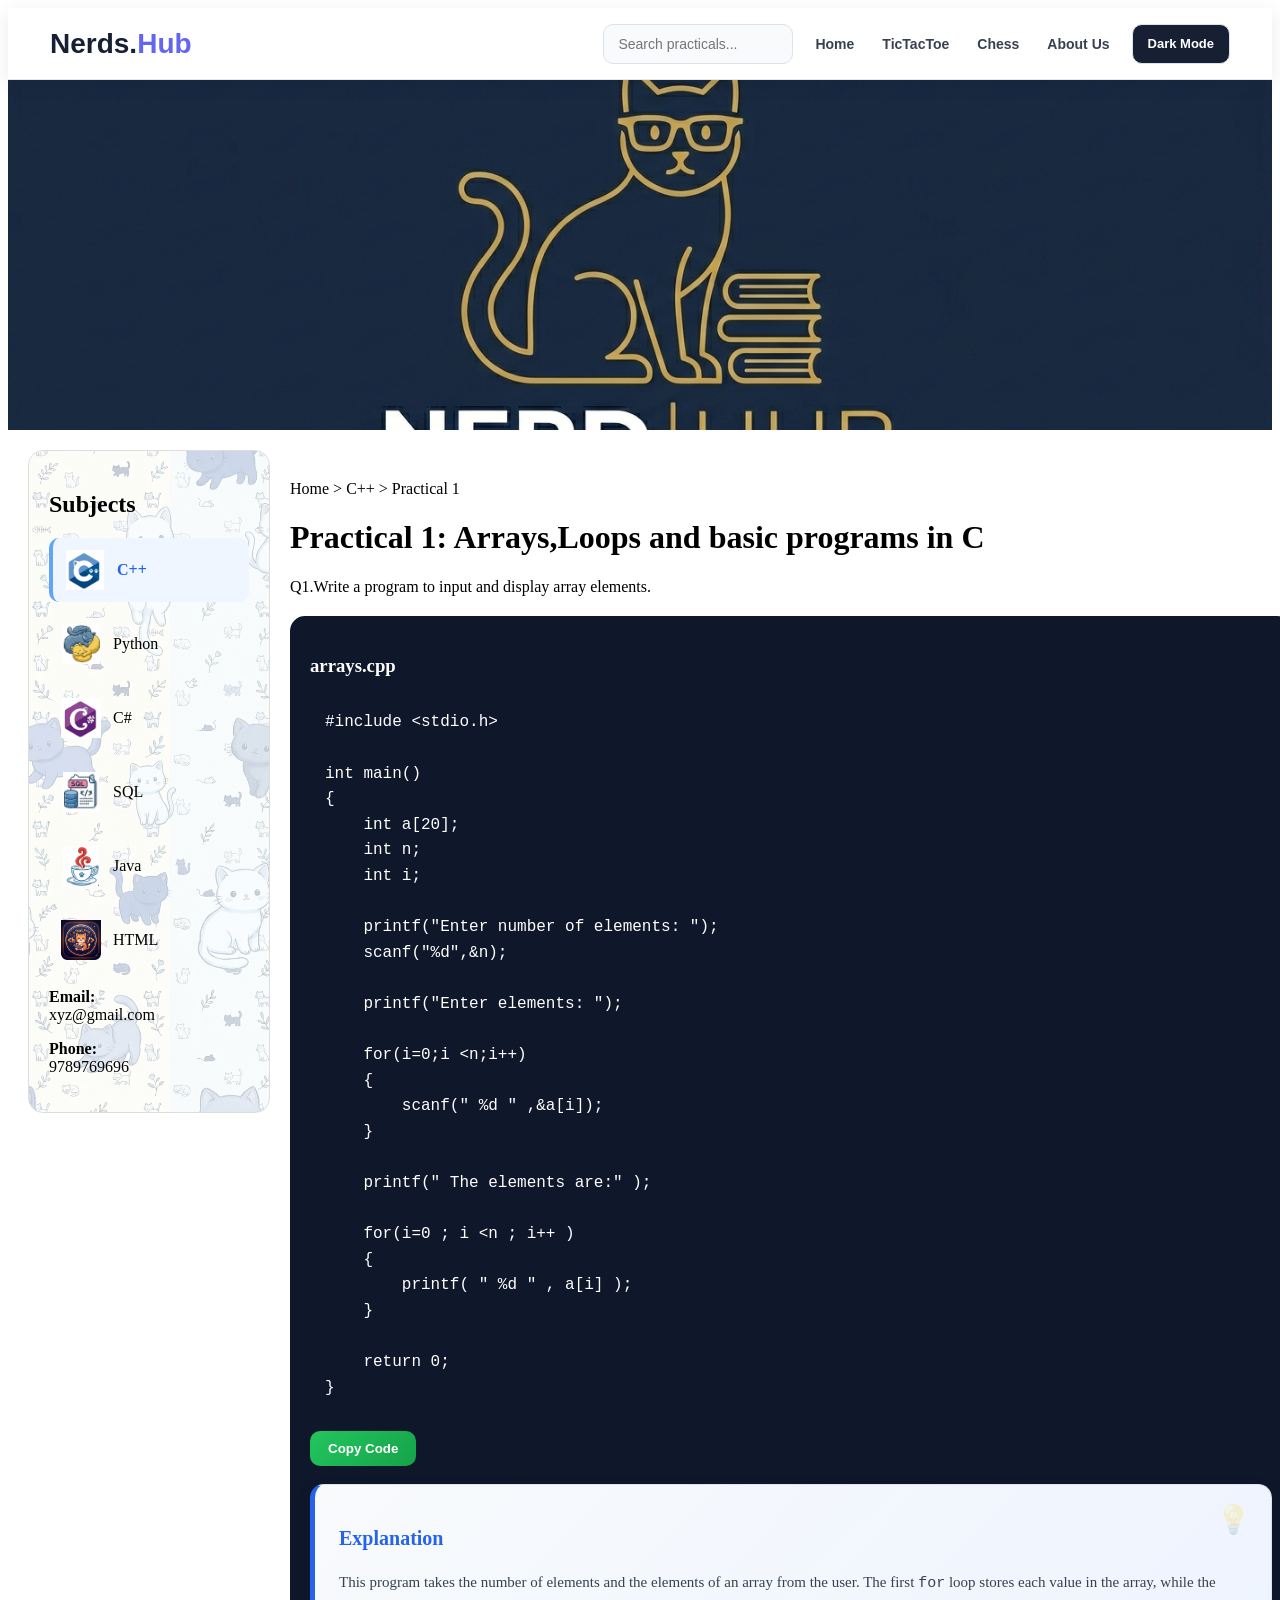
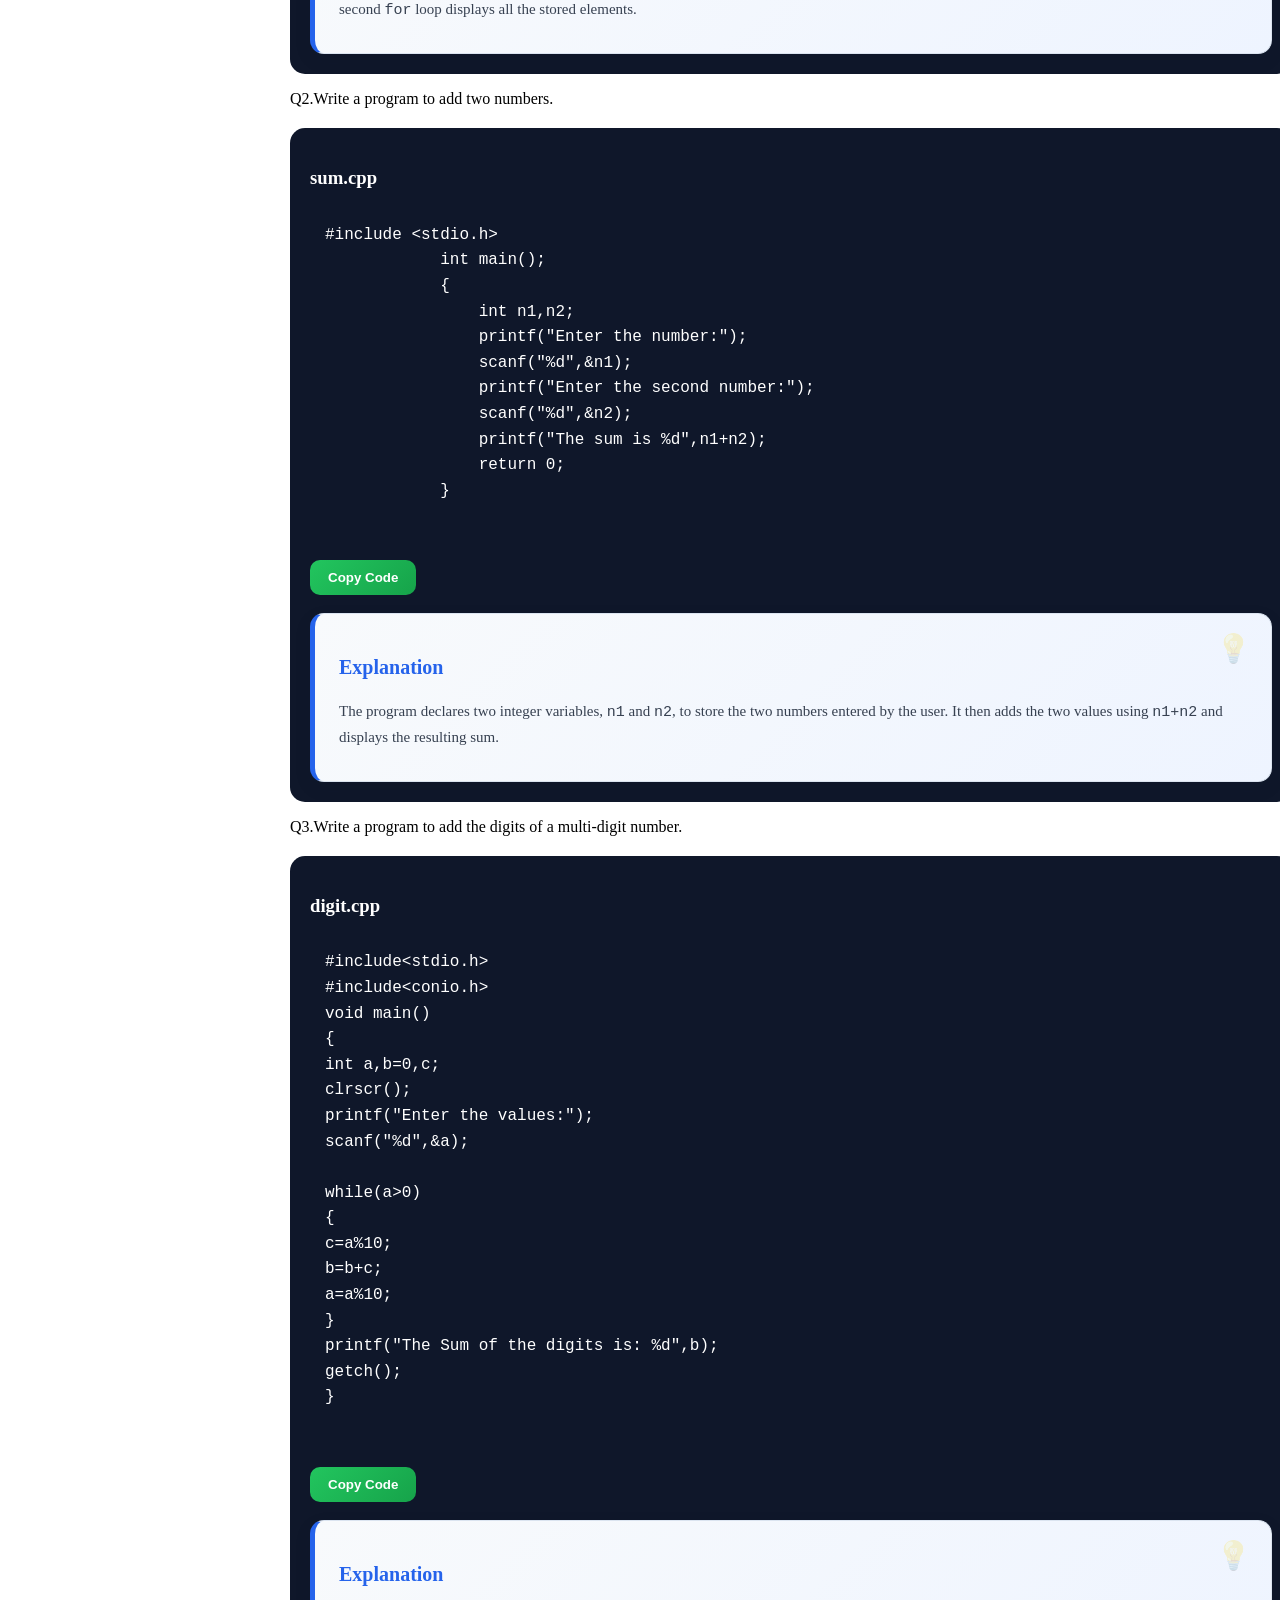
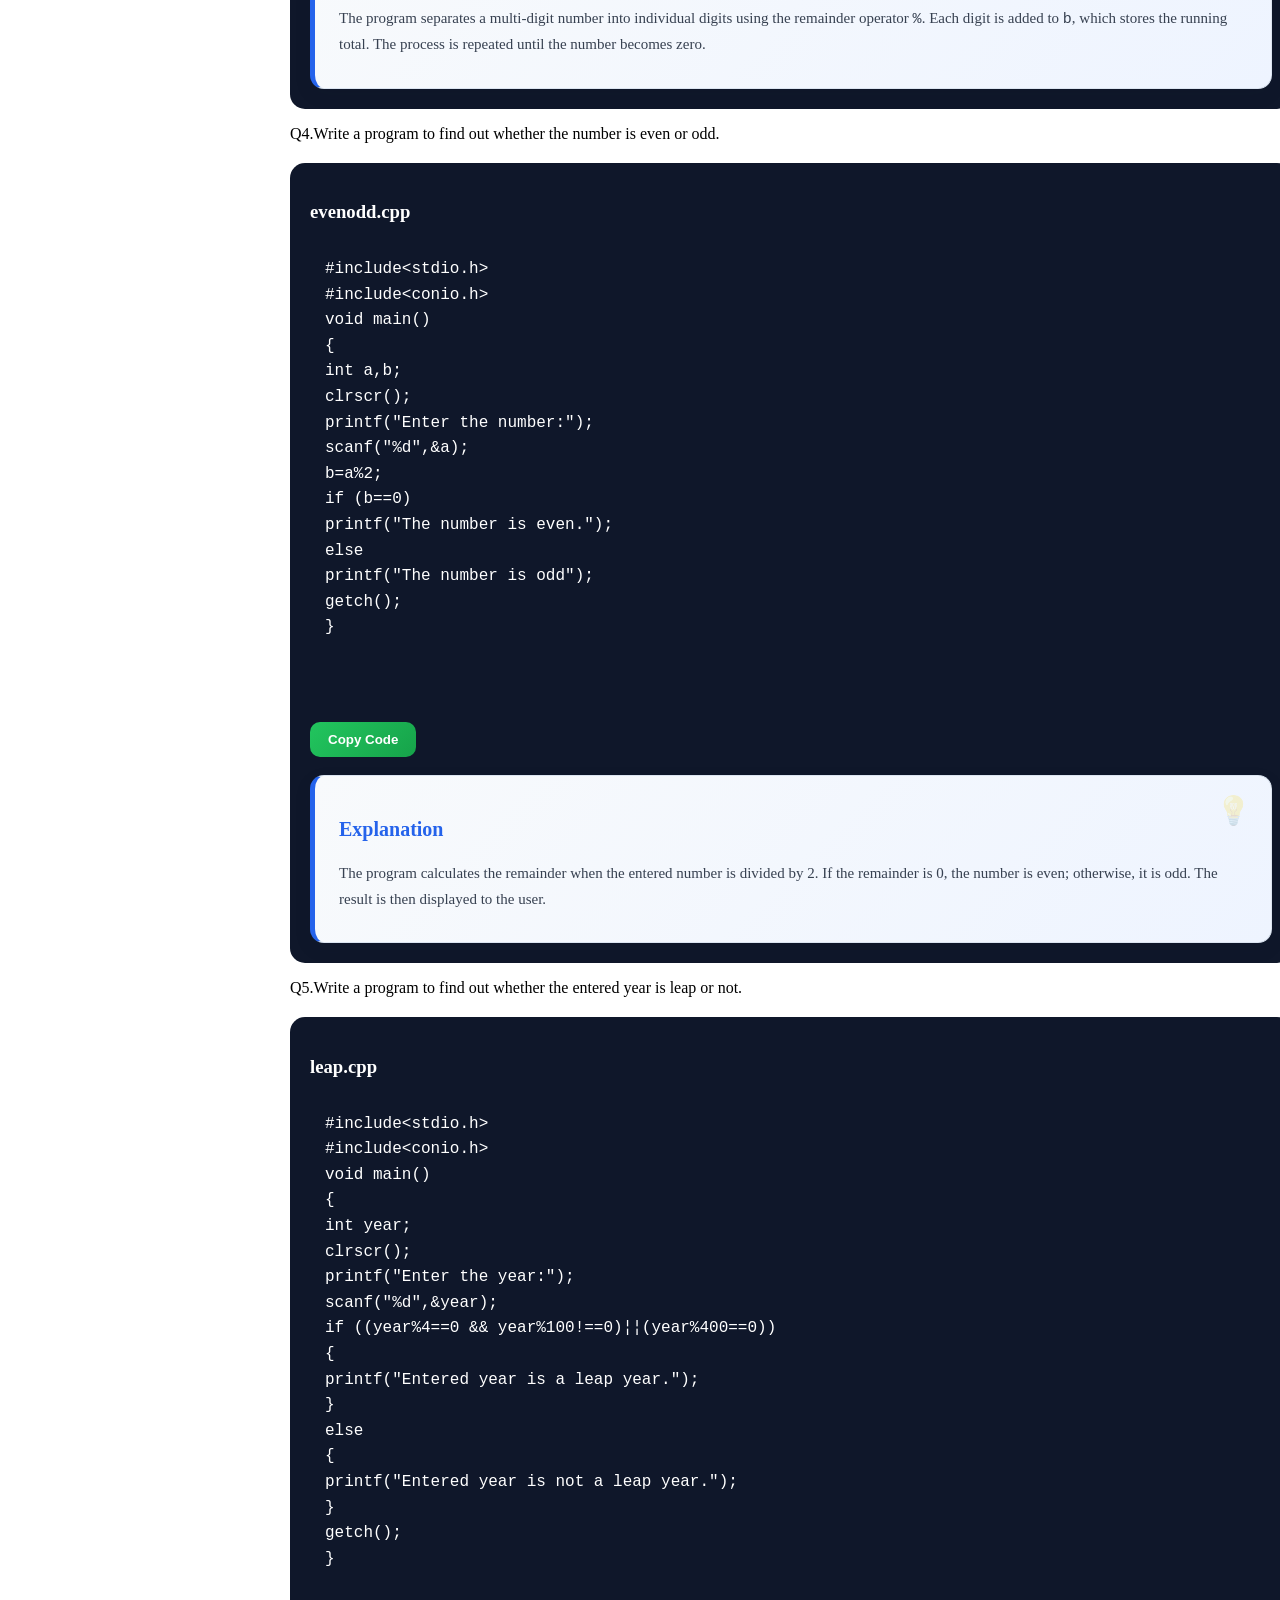
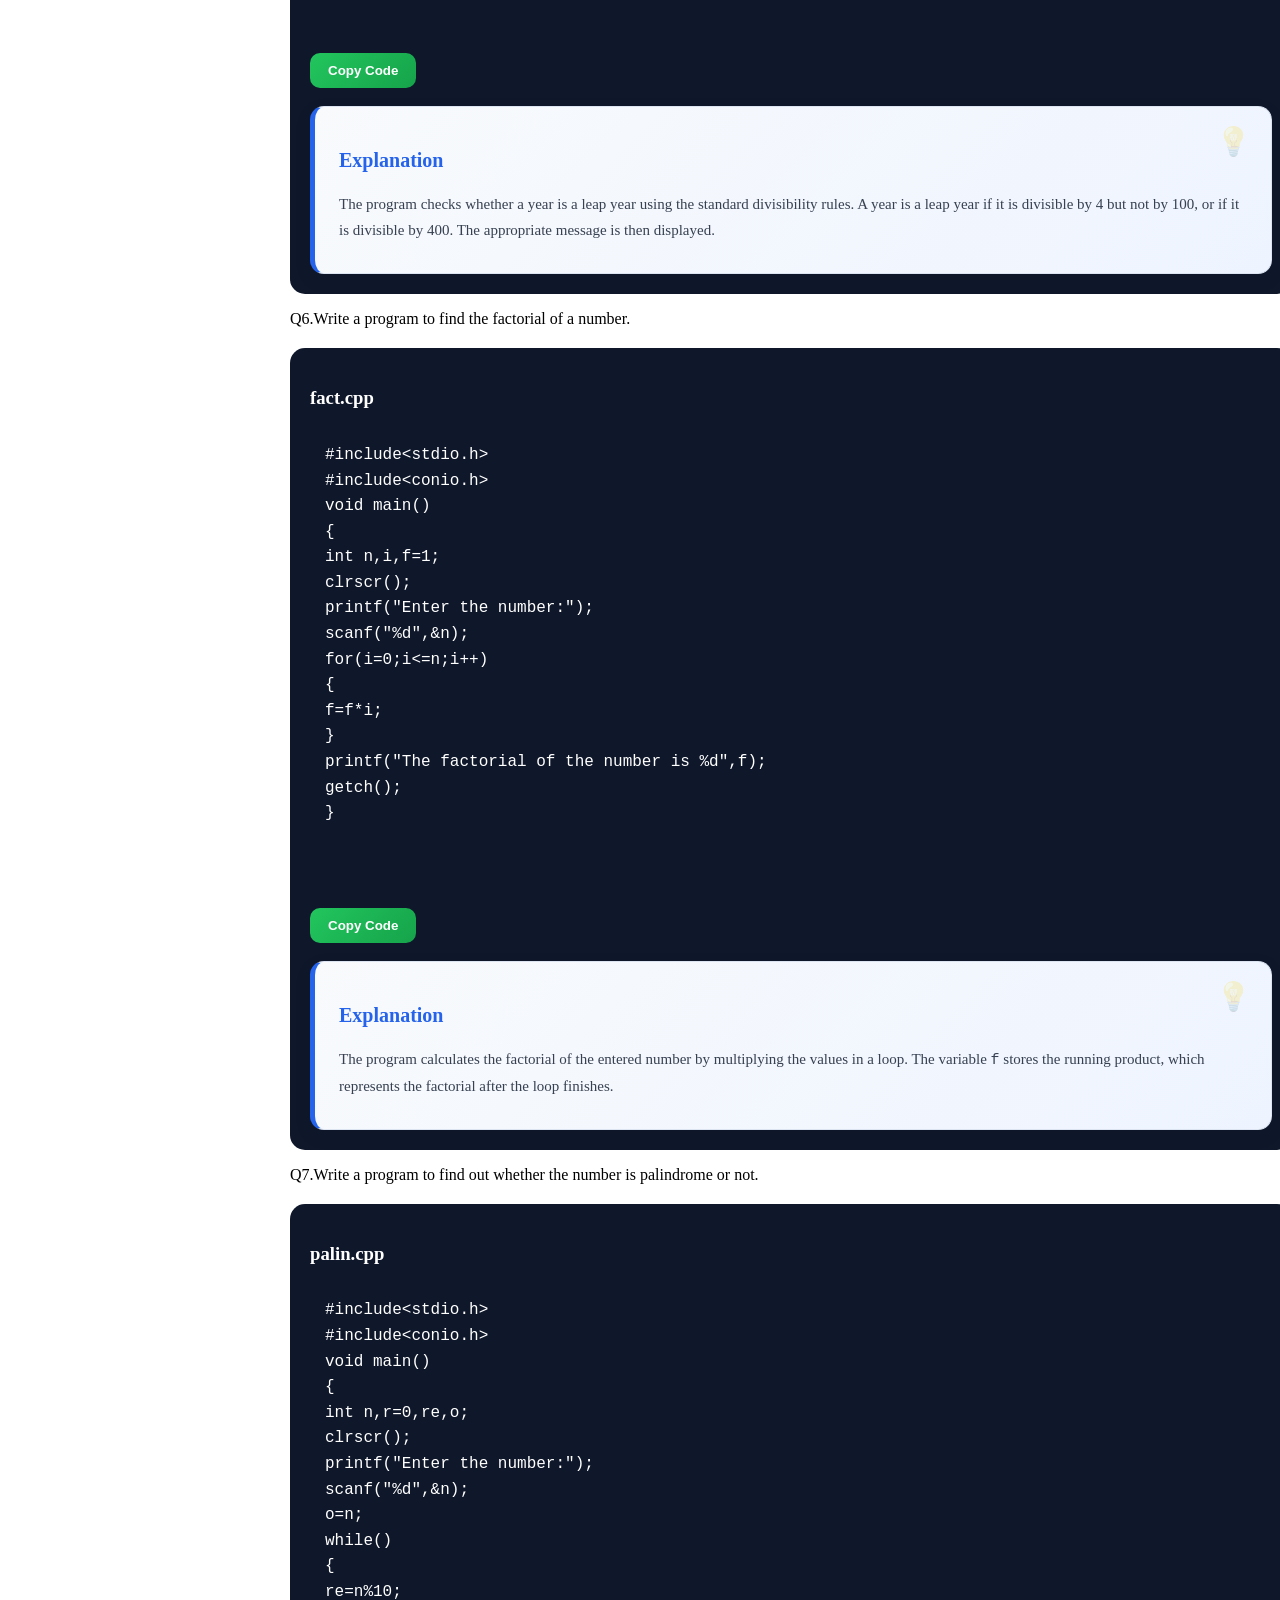
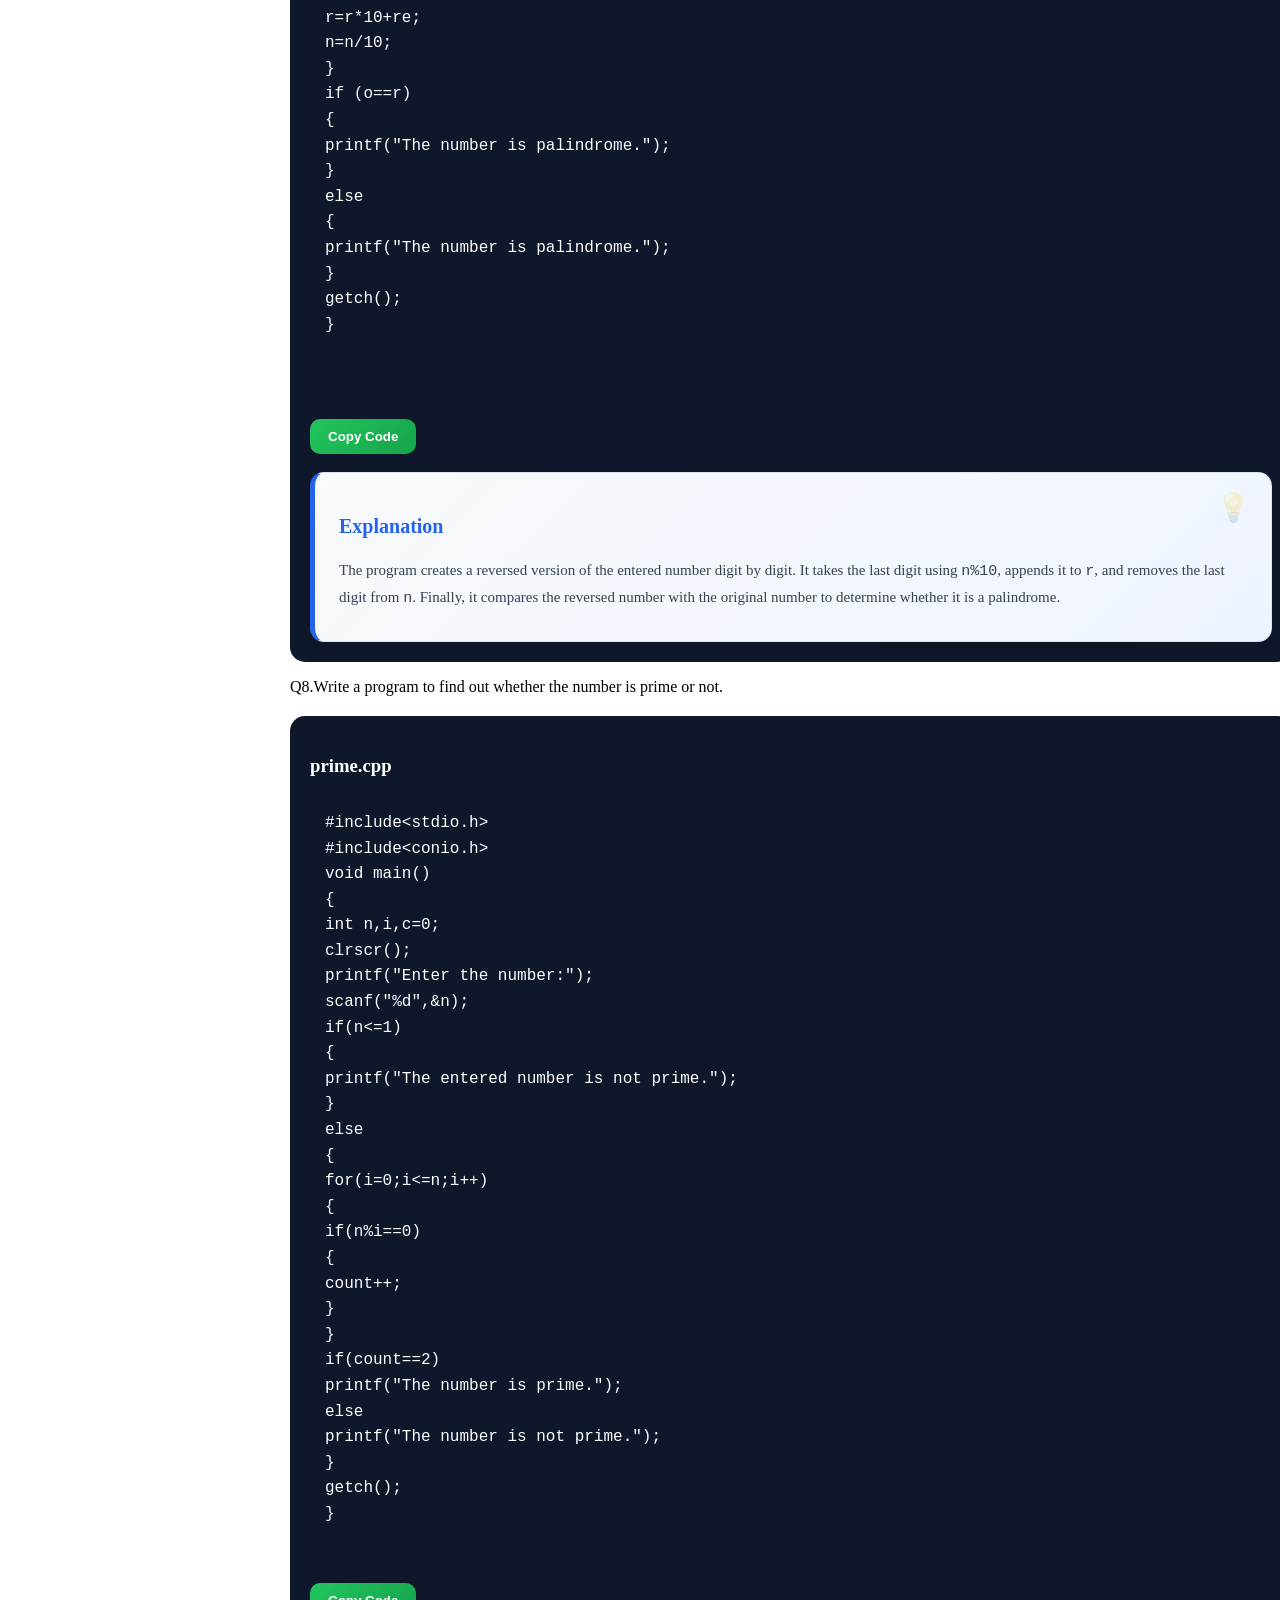
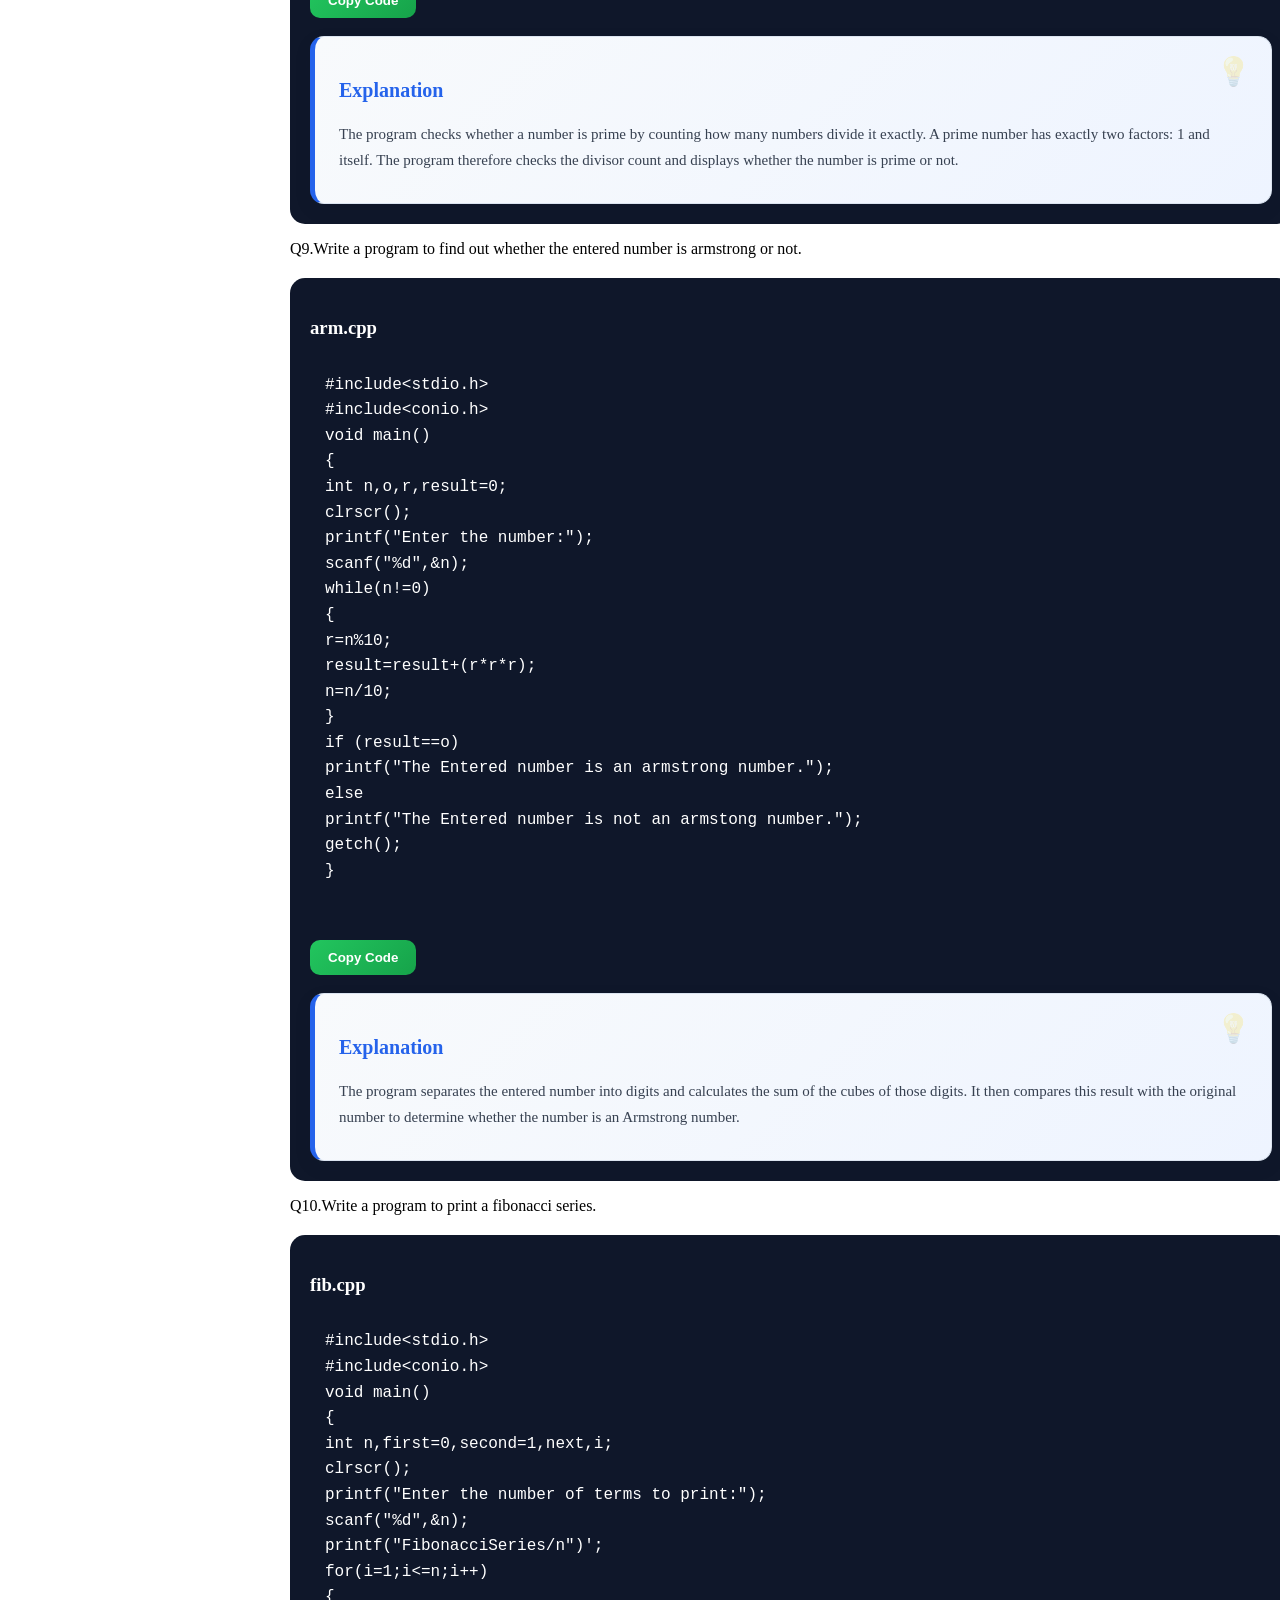
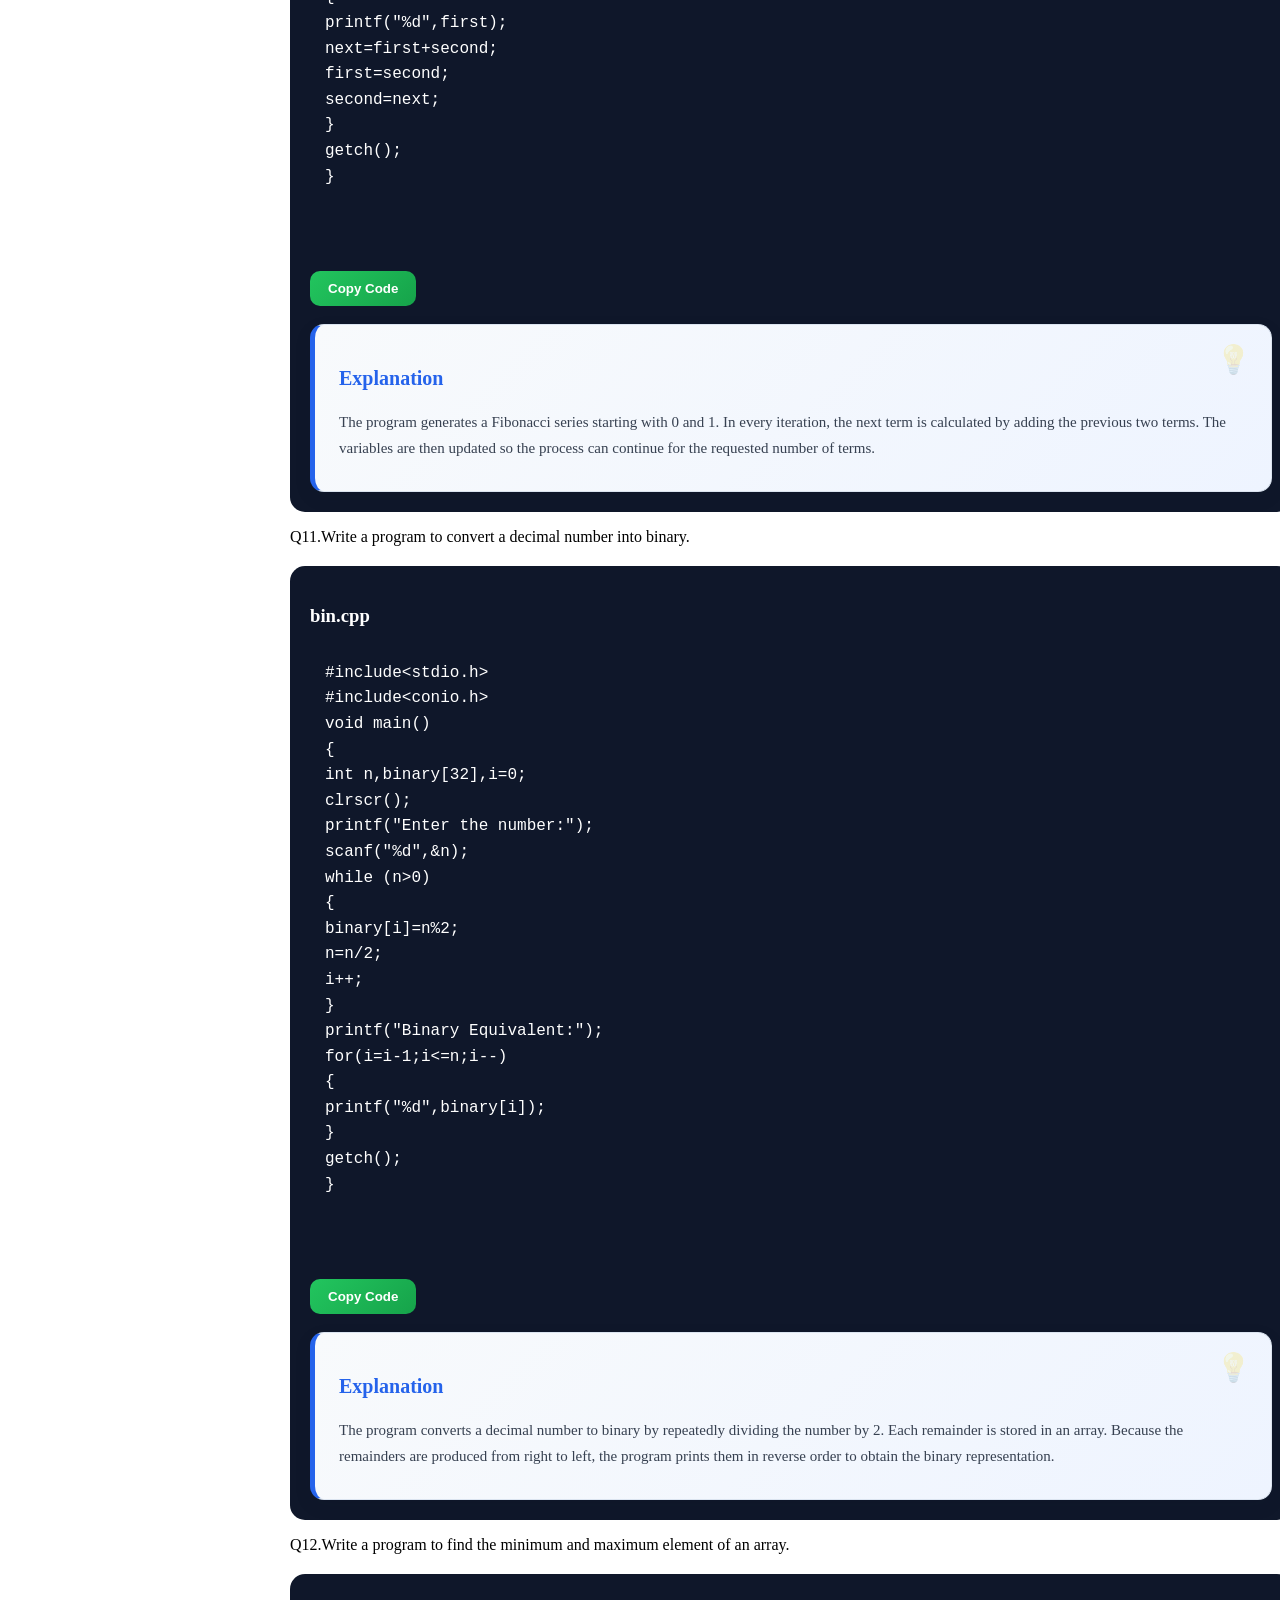
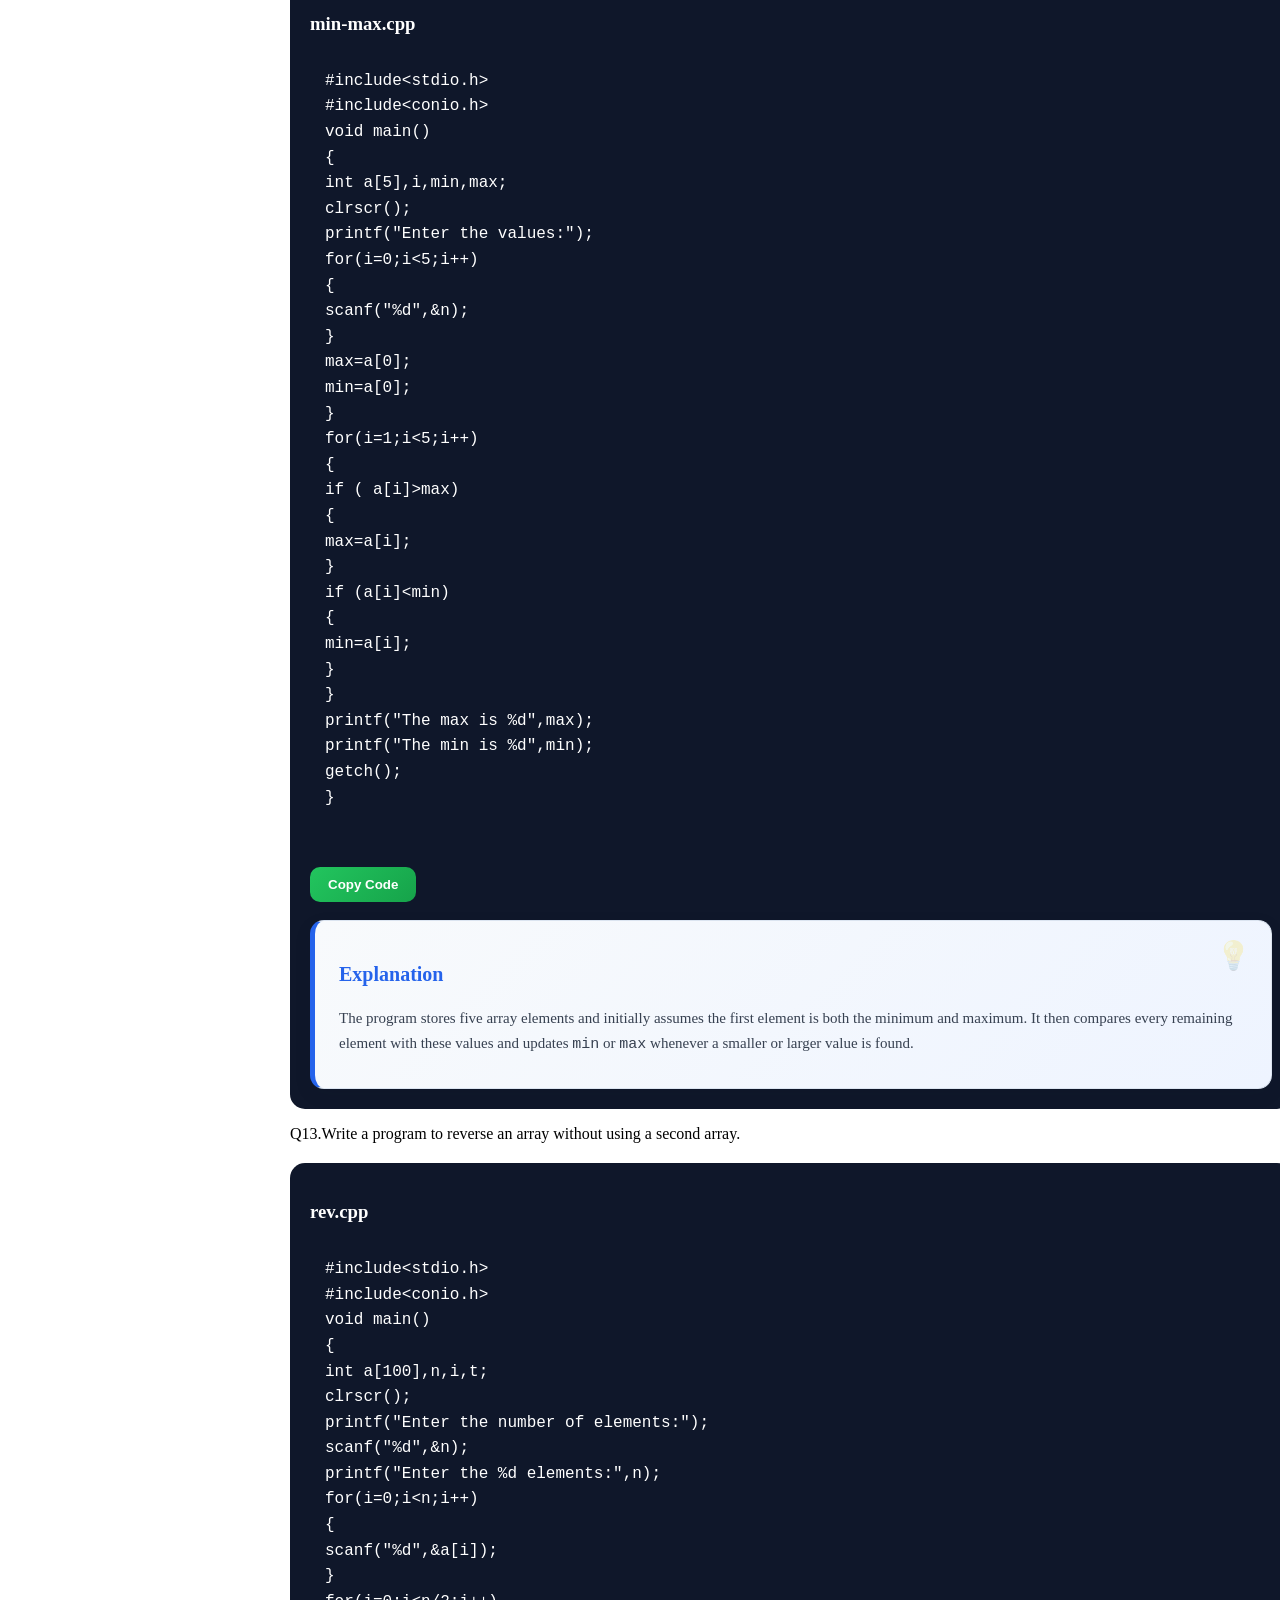
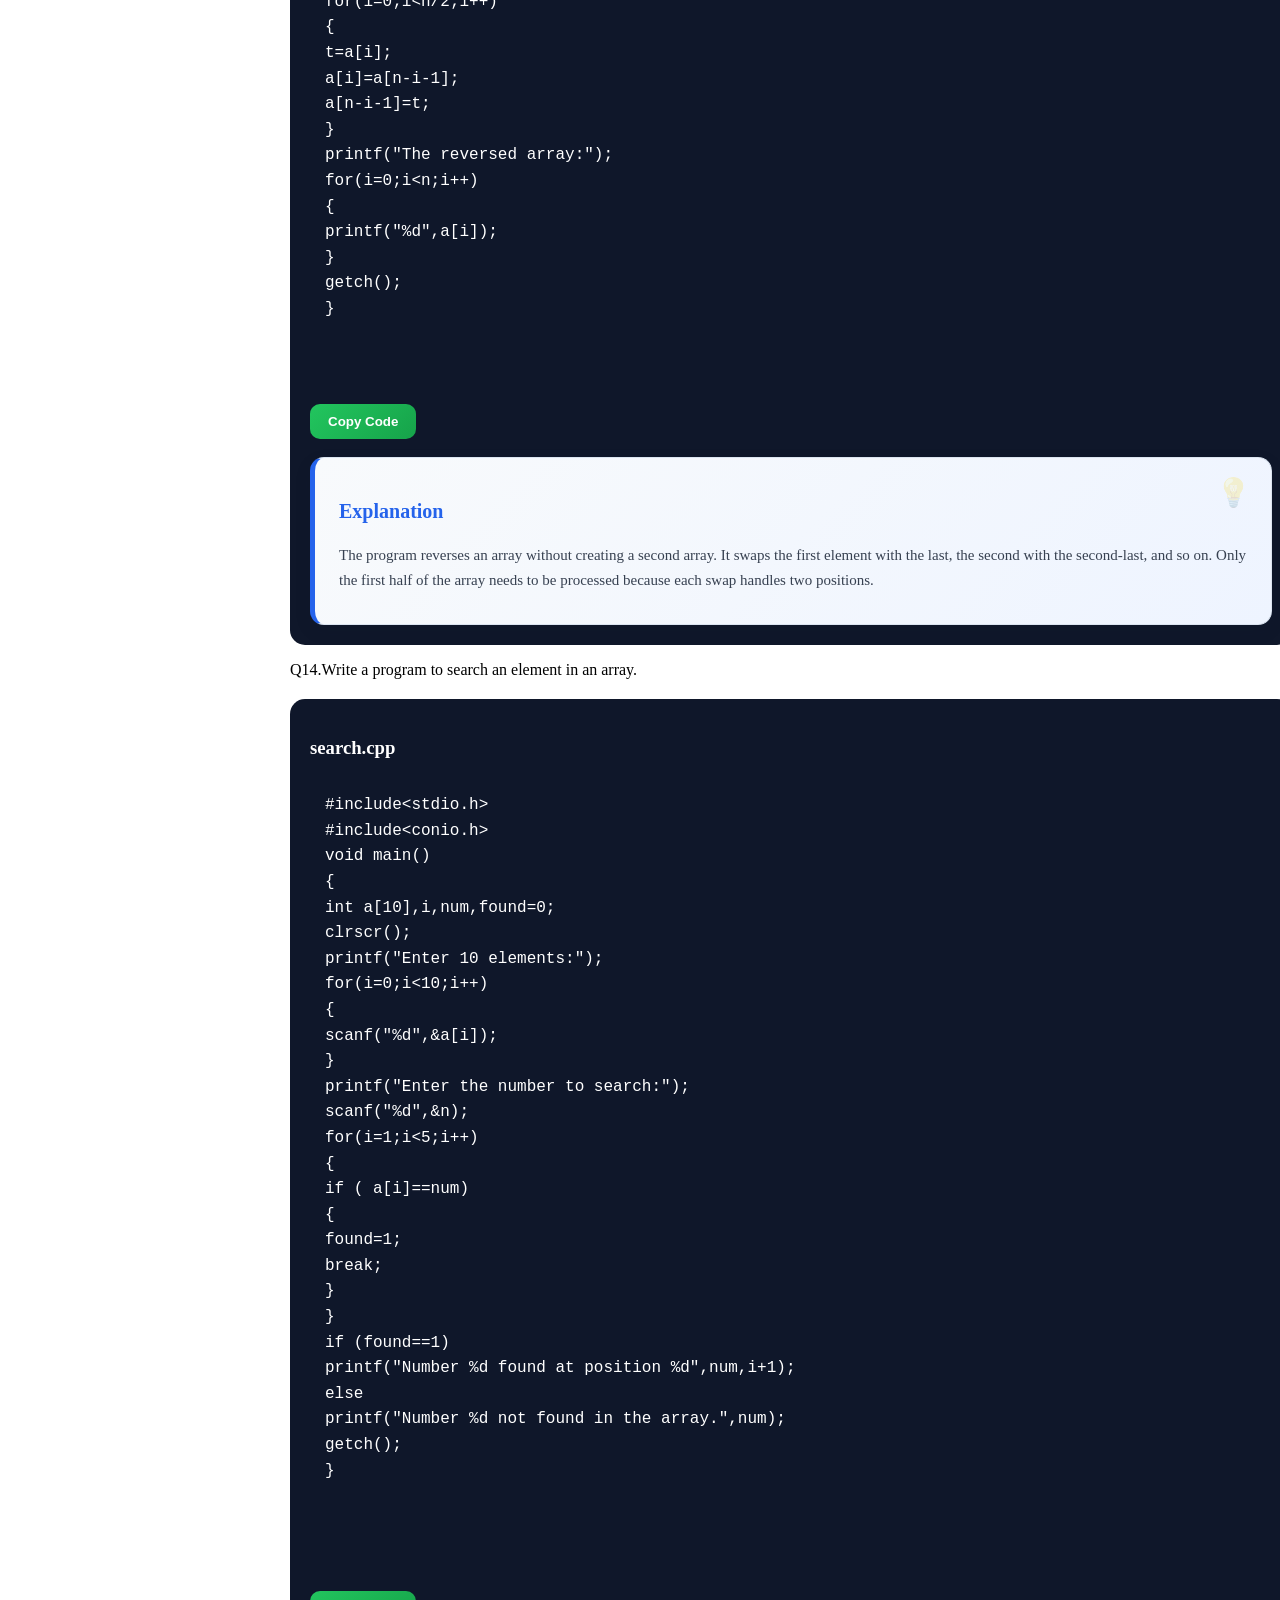
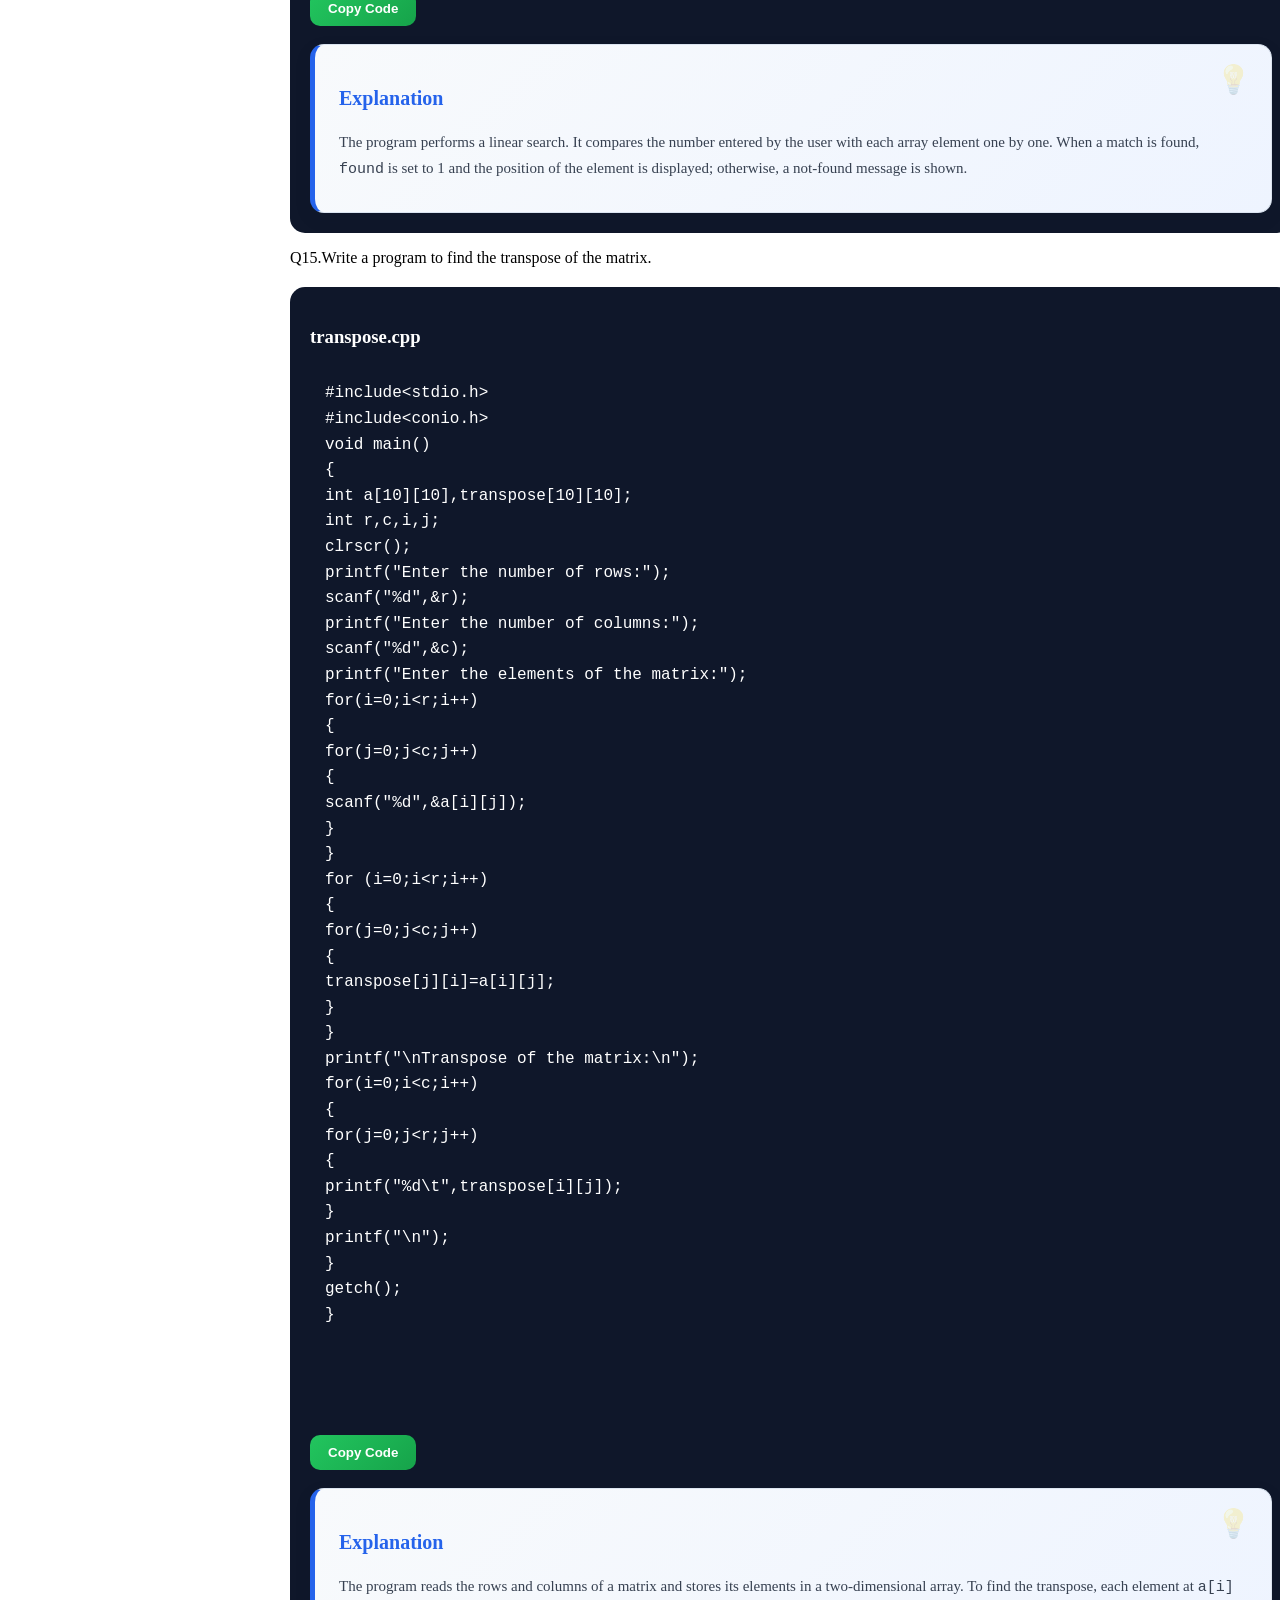
<file: cpp.html>
<!DOCTYPE html>
<html lang="en">
<head>
<meta name="color-scheme" content="light dark">
    <meta charset="UTF-8">
    <meta name="viewport" content="width=device-width,initial-scale=1.0">
    <title>NerdHub - SourceCodes</title>

<style>
    .explaination-box{
        background: linear-gradient(135deg,#f8fafc,#eef4ff);
        color:#1f2937;
        padding:22px 24px;
        margin-top: 18px;
        border-radius: 14px;
        border:1px solid #dbe4f0;
        border-left:5px solid #2563eb;
        box-shadow: 0 6px 18px rgba(15,23,42,0.08);
        position:relative;
        overflow:hidden;
    }

    .explaination-box::before{
        content:"💡";
        position: absolute;
        top:18px;
        right:20px;
        font-size:28px;
        opacity: 0.18;
    }
    .explaination-box h3{
        margin-top: 0 0 12px 0;
        color: #2563eb;
        font-size:20px;
        font-weight:700;
    }

    .explaination-box p{
        line-height: 1.7;
        margin: 8px 0;
        color:#374151;
        font-size: 15px;

    }
    
    .title-row{
        margin-bottom: 20px;
    }

    header{
        height: 70px;
        background: white;
        display: flex;
        justify-content: space-between;
        align-items: center;
        padding: 0 30px;
        border-bottom: 1px solid #ddd;
        position: sticky;
        top:0;
        z-index: 1000;
    }

    .theme{
        background: linear-gradient(135deg,#111827,#374151);
        color: white;
        border: none;
        padding: 12px 18px;
        border-radius: 12px;
        font-weight: 600;
        cursor: pointer;
        transition: 0.3s;
    }

    .theme:hover{
        transform: translateY(-2px);
        box-shadow: 0 8px 20px rgba(0,0,0,0.25);
    }

    .back-btn{
        background: linear-gradient(135deg,#2563eb,#1d4ed8);
        color: white;
        border: none;
        padding: 12px 22px;
        font-weight: 600;
        cursor: pointer;
        transition: 0.3s;
    }

    .back-btn:hover{
        transform: translateY(-2px);
        box-shadow: 0 10px 25px rgba(37,99,235,0.35);
    }

    .copy-btn{
        background: linear-gradient(135deg,#22c55e,#16a34a);
        color: white;
        border: none;
        padding: 10px 18px;
        border-radius: 10px;
        font-weight: 600;
        cursor: pointer;
        transition: 0.3s;
        margin-top: 15px;
        align-self: center;
    }

    .copy-btn:hover{
        transform: translateY(-2px);
        box-shadow: 0 8px 20px rgba(34,197,94,0.35);
    }

    .logo{
        font-size: 32px;
        font-weight: 700;
        color: #111827;
        margin-right: 40px;
    }

    .gold{
        color: #d4a017;
    }

    .navbar{
        display: flex;
        gap: 25px;
        align-items: center;
    }

    .nav-link{
        text-decoration: none;
        color: #374151;
        font-weight: 600;
        transition: 0.3s;
    }

    .nav-link:hover{
        color: #2563eb;
    }

    .acive-nav{
        color: #2563eb;
    }

    .search{
        width: 180px;
        padding: 10px 14px;
        border: 1px solid #d1d5db;
        border-radius: 10px;
        outline: none;
    }

    .banner{
        width:100%;
        overflow:hidden;
    }

    .banner img{
        width: 100%;
        height:350px;
        object-fit: cover;
        display: block;
    }

    .header-right{
        display: flex;
        gap: 10px;
        align-items: center;
    }

    .subject img{
        width: 40px;
        height: 40px;
        object-fit: contain;
        flex-shrink: 0;
    }

    .subject.active{
        background:#eff6ff;
        color: #2563eb;
        border-left: 4px solid #60a5fa;
        font-weight:600;
    }
   .container{
    display:flex;
    gap:20px;
    padding:20px;
    align-items:flex-start;
}

.subject{
    text-decoration:none ;
    color: inherit;
    display: flex;
    align-items: center;
    gap: 12px;
    padding: 12px;
    border-radius: 10px;
    margin-bottom: 10px;
}
.sidebar{
    width:200px;
    min-width:100px;

    background:white;
    padding:20px;
    border-radius:15px;
    border:1px solid #ddd;

    position:sticky;
    top:20px;

    height:fit-content;
    overflow: hidden;
    z-index: 1;
}

.sidebar::before{
    content: "";
    position: absolute;
    top: 0;
    left: 0;
    width: 100%;
    height: 100%;
    background-image:url('1782389383938.jpg');
    background-size: cover;
    background-position: center;
    opacity: 0.3;
    z-index: -1;

}

.content{
    flex:1;
    min-width:0;
    margin-top: 30px;
}

.code-panel{
    width:100%;
    background:#0f172a;
    color:white;
    border-radius:15px;
    padding:20px;
}

.code-panel pre{
  white-space: pre;
  font-family: 'Courier New', Courier, monospace;
  line-height: 1.6;
  overflow-x: auto;
  padding: 15px;
  margin: 0;
  background: transparent;
  color: white;
}

</style>
<style>
/* ===== CONSISTENT SITE-WIDE HEADER ===== */
.site-header {
    position: sticky !important;
    top: 0;
    z-index: 9999;
    width: 100%;
    min-height: 72px;
    display: flex !important;
    align-items: center;
    justify-content: space-between;
    gap: 24px;
    padding: 12px 42px !important;
    margin: 0 !important;
    background: rgba(255,255,255,.96) !important;
    border-bottom: 1px solid #e5e7eb !important;
    box-shadow: 0 4px 18px rgba(15,23,42,.08) !important;
    backdrop-filter: blur(10px);
    box-sizing: border-box;
}
.site-logo {
    flex: 0 0 auto;
    display: inline-flex;
    align-items: center;
    text-decoration: none !important;
    font-family: 'Poppins', 'Segoe UI', sans-serif;
    font-size: 28px !important;
    line-height: 1;
    font-weight: 800 !important;
    color: #172033 !important;
    white-space: nowrap;
}
.site-logo span { color: #6366f1 !important; }
.site-header-right {
    display: flex;
    align-items: center;
    justify-content: flex-end;
    gap: 20px;
    min-width: 0;
}
.site-search {
    width: 190px;
    height: 40px;
    padding: 0 14px;
    border: 1px solid #dbe3ec;
    border-radius: 10px;
    outline: none;
    background: #f8fafc;
    color: #172033;
    font: 500 14px 'Poppins', 'Segoe UI', sans-serif;
    box-sizing: border-box;
}
.site-search:focus {
    border-color: #6366f1;
    box-shadow: 0 0 0 3px rgba(99,102,241,.12);
}
.site-nav {
    display: flex !important;
    align-items: center;
    gap: 24px;
    margin: 0 !important;
    padding: 0 !important;
}
.site-nav a {
    display: inline-flex !important;
    align-items: center;
    padding: 8px 2px;
    text-decoration: none !important;
    color: #374151 !important;
    font: 600 14px 'Poppins', 'Segoe UI', sans-serif !important;
    white-space: nowrap;
    transition: color .2s ease, transform .2s ease;
}
.site-nav a:hover,
.site-nav a.active {
    color: #6366f1 !important;
    transform: translateY(-1px);
}
.site-theme-toggle {
    height: 40px;
    padding: 0 15px;
    border: 1px solid #dbe3ec !important;
    border-radius: 10px;
    background: #172033 !important;
    color: #fff !important;
    cursor: pointer;
    font: 600 13px 'Poppins', 'Segoe UI', sans-serif !important;
    white-space: nowrap;
    transition: transform .2s ease, box-shadow .2s ease;
}
.site-theme-toggle:hover {
    transform: translateY(-1px);
    box-shadow: 0 5px 14px rgba(15,23,42,.15);
}
@media (max-width: 1050px) {
    .site-header { padding: 12px 22px !important; }
    .site-search { width: 150px; }
    .site-header-right { gap: 13px; }
    .site-nav { gap: 15px; }
}
@media (max-width: 820px) {
    .site-header { flex-wrap: wrap; justify-content: center; }
    .site-header-right { width: 100%; justify-content: center; flex-wrap: wrap; }
}
@media (max-width: 560px) {
    .site-search-wrap { display: none; }
    .site-nav { gap: 12px; flex-wrap: wrap; justify-content: center; }
    .site-nav a { font-size: 12px !important; }
    .site-logo { font-size: 24px !important; }
}
</style>
<style>
/* ===== MOBILE OPTIMIZATION ===== */
@media (max-width: 860px){
  html, body{ max-width:100%; overflow-x:hidden; }
  .banner img{ height:180px; }
  .container{ flex-direction:column; padding:14px; gap:16px; }
  .sidebar{
    width:100%;
    min-width:0;
    position:static;
    display:flex;
    flex-wrap:wrap;
    align-items:center;
    gap:8px 14px;
    padding:16px;
  }
  .sidebar h2{ width:100%; margin-bottom:4px; font-size:18px; }
  .subject{ margin-bottom:0; padding:8px 10px; flex:0 0 auto; }
  .subject span{ font-size:14px; }
  .subject img{ width:32px; height:32px; }
  .contact{ width:100%; margin-top:10px; font-size:14px; }
  .content{ margin-top:10px; }
  .title-row h1{ font-size:22px; line-height:1.3; }
  .title-row p{ font-size:14px; }
  .code-panel{ padding:14px; border-radius:12px; }
  .code-panel pre{ font-size:13px; }
  .copy-btn{ width:100%; }
  .logo{ font-size:26px; margin-right:0; }
  .explaination-box{ padding:16px; }
  .explaination-box h3{ font-size:17px; }
  .explaination-box p{ font-size:14px; }
}

@media (max-width: 480px){
  .banner img{ height:140px; }
  .title-row h1{ font-size:19px; }
}
</style>
</head>
<body>

<header class="site-header">
    <a class="site-logo" href="index.html">Nerds.<span>Hub</span></a>

    <div class="site-header-right">
        <div class="site-search-wrap">
            <input class="site-search" id="searchInput" onkeyup="searchPracticals()" type="text"
                   placeholder="Search practicals..." aria-label="Search practicals">
        </div>

        <nav class="site-nav" aria-label="Primary navigation">
            <a href="index.html">Home</a>
            <a href="ticacoe.html">TicTacToe</a>
            <a href="chess.html">Chess</a>
            <a href="us.html">About Us</a>
        </nav>

        <button class="site-theme-toggle" id="themeToggle" type="button"
                aria-label="Switch theme" title="Switch theme">
            Dark Mode
        </button>
    </div>
</header>
<div class="banner"><img src="1781330563404.jpg" alt="NerdHub Banner"></div>

<div class="container">

    <div class="sidebar">

        <h2>Subjects</h2>

        <a href="cpp.html" class="subject active">
            <img src="IMG_20260608_103058.png">
            <span>C++</span>
        </a>

        <a href="py.html" class="subject">
            <img src="IMG_20260608_103140.png">
            <span>Python</span>
        </a>

        <a href="c sharp.html" class="subject">
            <img src="IMG_20260608_103043.png">
            <span>C#</span>
        </a>

        <a href="sql.html" class="subject">
            <img src="IMG_20260608_103310.png">
            <span>SQL</span>
        </a>

        <a href="jav.html" class="subject">
            <img src="IMG_20260608_103030.png">
            <span>Java</span>
        </a>

        <a href="ht.html" class="subject">
            <img src="1781599525154.jpg">
            <span>HTML</span>
        </a>


        <div class="contact">
            <p><strong>Email:</strong><br>xyz@gmail.com</p>
            <p><strong>Phone:</strong><br>9789769696</p>
        </div>

    </div>

    <div class="content">

        <div class="breadcrumb">
            Home > C++ > Practical 1
        </div>

        <div class="title-row">

            <div>
                <h1>Practical 1: Arrays,Loops and basic programs in C</h1>

                <p>
                    Q1.Write a program to input and display array elements.
                </p>
            </div>
        </div>

        <div class="code-panel">

            <div class="code-header">
                   <h3>arrays.cpp</h3>
            </div>

<pre id="codeBlock">#include &lt;stdio.h&gt;

int main()
{
    int a[20];
    int n;
    int i;

    printf("Enter number of elements: ");
    scanf("%d",&n);

    printf("Enter elements: ");

    for(i=0;i &lt;n;i++)
    {
        scanf(" %d " ,&a[i]);
    }

    printf(" The elements are:" );

    for(i=0 ; i &lt;n ; i++ )
    {
        printf( " %d " , a[i] );
    }

    return 0;
}</pre>

                <button class="copy-btn code-btn"
                onclick="copyCode()">
                    Copy Code
                </button>

            <div class ="explaination-box">
            <h3>Explanation</h3>
            <p>This program takes the number of elements and the elements of an array from the user. The first <code>for</code> loop stores each value in the array, while the second <code>for</code> loop displays all the stored elements.</p>
        </div>
 

        </div>


    <div class="title-row">
        <p>Q2.Write a program to add two numbers.</p>
    </div>
    <div class="code-panel">
        <div class="code-header"><h3> sum.cpp</h3></div>
        <pre id="codeBlock2">#include &lt;stdio.h&gt;
            int main();
            {
                int n1,n2;
                printf("Enter the number:");
                scanf("%d",&n1);
                printf("Enter the second number:");
                scanf("%d",&n2);
                printf("The sum is %d",n1+n2);
                return 0;
            }
        </pre>
        <button class="copy-btn" onclick="copyCode2()">Copy Code</button>
     <div class ="explaination-box">
            <h3>Explanation</h3>
            <p>The program declares two integer variables, <code>n1</code> and <code>n2</code>, to store the two numbers entered by the user. It then adds the two values using <code>n1+n2</code> and displays the resulting sum.</p>
        </div>

    </div>


    <div class="title-row">
        <p>Q3.Write a program to add the digits of a multi-digit number.</p>
    </div>
    <div class="code-panel">
        <div class="code-header"><h3> digit.cpp</h3></div>
        <pre id="codeBlock2">#include&lt;stdio.h&gt;
#include&lt;conio.h&gt;
void main()
{
int a,b=0,c;
clrscr();
printf("Enter the values:");
scanf("%d",&a);

while(a&gt;0)
{
c=a%10;
b=b+c;
a=a%10;
}
printf("The Sum of the digits is: %d",b);
getch();
}
        </pre>
        <button class="copy-btn" onclick="copyCode2()">Copy Code</button>
     <div class ="explaination-box">
            <h3>Explanation</h3>
            <p>The program separates a multi-digit number into individual digits using the remainder operator <code>%</code>. Each digit is added to <code>b</code>, which stores the running total. The process is repeated until the number becomes zero.</p>
        </div>

    </div>



    <div class="title-row">
        <p>Q4.Write a program to find out whether the number is even or odd.</p>
    </div>
    <div class="code-panel">
        <div class="code-header"><h3> evenodd.cpp</h3></div>
        <pre id="codeBlock2">#include&lt;stdio.h&gt;
#include&lt;conio.h&gt;
void main()
{
int a,b;
clrscr();
printf("Enter the number:");
scanf("%d",&a);
b=a%2;
if (b==0)
printf("The number is even.");
else
printf("The number is odd");
getch();
}

        </pre>
        <button class="copy-btn" onclick="copyCode2()">Copy Code</button>
     <div class ="explaination-box">
            <h3>Explanation</h3>
            <p>The program calculates the remainder when the entered number is divided by 2. If the remainder is 0, the number is even; otherwise, it is odd. The result is then displayed to the user.</p>
        </div>

    </div>
    <div class="title-row">
        <p>Q5.Write a program to find out whether the entered year is leap or not.</p>
    </div>
    <div class="code-panel">
        <div class="code-header"><h3> leap.cpp</h3></div>
        <pre id="codeBlock2">#include&lt;stdio.h&gt;
#include&lt;conio.h&gt;
void main()
{
int year;
clrscr();
printf("Enter the year:");
scanf("%d",&year);
if ((year%4==0 && year%100!==0)¦¦(year%400==0))
{
printf("Entered year is a leap year.");
}
else
{
printf("Entered year is not a leap year.");
}
getch();
}

        </pre>
        <button class="copy-btn" onclick="copyCode2()">Copy Code</button>
     <div class ="explaination-box">
            <h3>Explanation</h3>
            <p>The program checks whether a year is a leap year using the standard divisibility rules. A year is a leap year if it is divisible by 4 but not by 100, or if it is divisible by 400. The appropriate message is then displayed.</p>
        </div>

    </div>
    <div class="title-row">
        <p>Q6.Write a program to find the factorial of a number.</p>
    </div>
    <div class="code-panel">
        <div class="code-header"><h3> fact.cpp</h3></div>
        <pre id="codeBlock2">#include&lt;stdio.h&gt;
#include&lt;conio.h&gt;
void main()
{
int n,i,f=1;
clrscr();
printf("Enter the number:");
scanf("%d",&n);
for(i=0;i&lt;=n;i++)
{
f=f*i;
}
printf("The factorial of the number is %d",f);
getch();
}

        </pre>
        <button class="copy-btn" onclick="copyCode2()">Copy Code</button>
     <div class ="explaination-box">
            <h3>Explanation</h3>
            <p>The program calculates the factorial of the entered number by multiplying the values in a loop. The variable <code>f</code> stores the running product, which represents the factorial after the loop finishes.</p>
        </div>

    </div>
    <div class="title-row">
        <p>Q7.Write a program to find out whether the number is palindrome or not.</p>
    </div>
    <div class="code-panel">
        <div class="code-header"><h3> palin.cpp</h3></div>
        <pre id="codeBlock2">#include&lt;stdio.h&gt;
#include&lt;conio.h&gt;
void main()
{
int n,r=0,re,o;
clrscr();
printf("Enter the number:");
scanf("%d",&n);
o=n;
while()
{
re=n%10;
r=r*10+re;
n=n/10;
}
if (o==r)
{
printf("The number is palindrome.");
}
else
{
printf("The number is palindrome.");
}
getch();
}

        </pre>
        <button class="copy-btn" onclick="copyCode2()">Copy Code</button>
     <div class ="explaination-box">
            <h3>Explanation</h3>
            <p>The program creates a reversed version of the entered number digit by digit. It takes the last digit using <code>n%10</code>, appends it to <code>r</code>, and removes the last digit from <code>n</code>. Finally, it compares the reversed number with the original number to determine whether it is a palindrome.</p>
        </div>

    </div>
    <div class="title-row">
        <p>Q8.Write a program to find out whether the number is prime or not.</p>
    </div>
    <div class="code-panel">
        <div class="code-header"><h3> prime.cpp</h3></div>
        <pre id="codeBlock2">#include&lt;stdio.h&gt;
#include&lt;conio.h&gt;
void main()
{
int n,i,c=0;
clrscr();
printf("Enter the number:");
scanf("%d",&n);
if(n&lt;=1)
{
printf("The entered number is not prime.");
}
else
{
for(i=0;i&lt;=n;i++)
{
if(n%i==0)
{
count++;
}
}
if(count==2)
printf("The number is prime.");
else
printf("The number is not prime.");
}
getch();
}
        </pre>
        <button class="copy-btn" onclick="copyCode2()">Copy Code</button>
     <div class ="explaination-box">
            <h3>Explanation</h3>
            <p>The program checks whether a number is prime by counting how many numbers divide it exactly. A prime number has exactly two factors: 1 and itself. The program therefore checks the divisor count and displays whether the number is prime or not.</p>
        </div>

    </div>
    <div class="title-row">
        <p>Q9.Write a program to find out whether the entered number is armstrong or not.</p>
    </div>
    <div class="code-panel">
        <div class="code-header"><h3> arm.cpp</h3></div>
        <pre id="codeBlock2">#include&lt;stdio.h&gt;
#include&lt;conio.h&gt;
void main()
{
int n,o,r,result=0;
clrscr();
printf("Enter the number:");
scanf("%d",&n);
while(n!=0)
{
r=n%10;
result=result+(r*r*r);
n=n/10;
}
if (result==o)
printf("The Entered number is an armstrong number.");
else
printf("The Entered number is not an armstong number.");
getch();
}
        </pre>
        <button class="copy-btn" onclick="copyCode2()">Copy Code</button>
     <div class ="explaination-box">
            <h3>Explanation</h3>
            <p>The program separates the entered number into digits and calculates the sum of the cubes of those digits. It then compares this result with the original number to determine whether the number is an Armstrong number.</p>
        </div>

    </div>
    <div class="title-row">
        <p>Q10.Write a program to print a fibonacci series.</p>
    </div>
    <div class="code-panel">
        <div class="code-header"><h3> fib.cpp</h3></div>
        <pre id="codeBlock2">#include&lt;stdio.h&gt;
#include&lt;conio.h&gt;
void main()
{
int n,first=0,second=1,next,i;
clrscr();
printf("Enter the number of terms to print:");
scanf("%d",&n);
printf("FibonacciSeries/n")';
for(i=1;i&lt;=n;i++)
{
printf("%d",first);
next=first+second;
first=second;
second=next;
}
getch();
}

        </pre>
        <button class="copy-btn" onclick="copyCode2()">Copy Code</button>
     <div class ="explaination-box">
            <h3>Explanation</h3>
            <p>The program generates a Fibonacci series starting with 0 and 1. In every iteration, the next term is calculated by adding the previous two terms. The variables are then updated so the process can continue for the requested number of terms.</p>
        </div>

    </div>
    <div class="title-row">
        <p>Q11.Write a program to convert a decimal number into binary.</p>
    </div>
    <div class="code-panel">
        <div class="code-header"><h3> bin.cpp</h3></div>
        <pre id="codeBlock2">#include&lt;stdio.h&gt;
#include&lt;conio.h&gt;
void main()
{
int n,binary[32],i=0;
clrscr();
printf("Enter the number:");
scanf("%d",&n);
while (n&gt;0)
{
binary[i]=n%2;
n=n/2;
i++;
}
printf("Binary Equivalent:");
for(i=i-1;i&lt;=n;i--)
{
printf("%d",binary[i]);
}
getch();
}

        </pre>
        <button class="copy-btn" onclick="copyCode2()">Copy Code</button>
     <div class ="explaination-box">
            <h3>Explanation</h3>
            <p>The program converts a decimal number to binary by repeatedly dividing the number by 2. Each remainder is stored in an array. Because the remainders are produced from right to left, the program prints them in reverse order to obtain the binary representation.</p>
        </div>

    </div>
    <div class="title-row">
        <p>Q12.Write a program to find the minimum and maximum element of an array.</p>
    </div>
    <div class="code-panel">
        <div class="code-header"><h3> min-max.cpp</h3></div>
        <pre id="codeBlock2">#include&lt;stdio.h&gt;
#include&lt;conio.h&gt;
void main()
{
int a[5],i,min,max;
clrscr();
printf("Enter the values:");
for(i=0;i&lt;5;i++)
{
scanf("%d",&n);
}
max=a[0];
min=a[0];
}
for(i=1;i&lt;5;i++)
{
if ( a[i]&gt;max)
{
max=a[i];
}
if (a[i]&lt;min)
{
min=a[i];
}
}
printf("The max is %d",max);
printf("The min is %d",min);
getch();
}
        </pre>
        <button class="copy-btn" onclick="copyCode2()">Copy Code</button>
     <div class ="explaination-box">
            <h3>Explanation</h3>
            <p>The program stores five array elements and initially assumes the first element is both the minimum and maximum. It then compares every remaining element with these values and updates <code>min</code> or <code>max</code> whenever a smaller or larger value is found.</p>
        </div>

    </div><div class="title-row">
        <p>Q13.Write a program to reverse an array without using a second array.</p>
    </div>
    <div class="code-panel">
        <div class="code-header"><h3> rev.cpp</h3></div>
        <pre id="codeBlock2">#include&lt;stdio.h&gt;
#include&lt;conio.h&gt;
void main()
{
int a[100],n,i,t;
clrscr();
printf("Enter the number of elements:");
scanf("%d",&n);
printf("Enter the %d elements:",n);
for(i=0;i&lt;n;i++)
{
scanf("%d",&a[i]);
}
for(i=0;i&lt;n/2;i++)
{
t=a[i];
a[i]=a[n-i-1];
a[n-i-1]=t;
}
printf("The reversed array:");
for(i=0;i&lt;n;i++)
{
printf("%d",a[i]);
}
getch();
}

        </pre>
        <button class="copy-btn" onclick="copyCode2()">Copy Code</button>
     <div class ="explaination-box">
            <h3>Explanation</h3>
            <p>The program reverses an array without creating a second array. It swaps the first element with the last, the second with the second-last, and so on. Only the first half of the array needs to be processed because each swap handles two positions.</p>
        </div>

    </div>
    <div class="title-row">
        <p>Q14.Write a program to search an element in an array.</p>
    </div>
    <div class="code-panel">
        <div class="code-header"><h3> search.cpp</h3></div>
        <pre id="codeBlock2">#include&lt;stdio.h&gt;
#include&lt;conio.h&gt;
void main()
{
int a[10],i,num,found=0;
clrscr();
printf("Enter 10 elements:");
for(i=0;i&lt;10;i++)
{
scanf("%d",&a[i]);
}
printf("Enter the number to search:");
scanf("%d",&n);
for(i=1;i&lt;5;i++)
{
if ( a[i]==num)
{
found=1;
break;
}
}
if (found==1)
printf("Number %d found at position %d",num,i+1);
else
printf("Number %d not found in the array.",num);
getch();
}


        </pre>
        <button class="copy-btn" onclick="copyCode2()">Copy Code</button>
     <div class ="explaination-box">
            <h3>Explanation</h3>
            <p>The program performs a linear search. It compares the number entered by the user with each array element one by one. When a match is found, <code>found</code> is set to 1 and the position of the element is displayed; otherwise, a not-found message is shown.</p>
        </div>

    </div>

    <div class="title-row">
        <p>Q15.Write a program to find the transpose of the matrix.</p>
    </div>
    <div class="code-panel">
        <div class="code-header"><h3> transpose.cpp</h3></div>
        <pre id="codeBlock2">#include&lt;stdio.h&gt;
#include&lt;conio.h&gt;
void main()
{
int a[10][10],transpose[10][10];
int r,c,i,j;
clrscr();
printf("Enter the number of rows:");
scanf("%d",&r);
printf("Enter the number of columns:");
scanf("%d",&c);
printf("Enter the elements of the matrix:");
for(i=0;i&lt;r;i++)
{
for(j=0;j&lt;c;j++)
{
scanf("%d",&a[i][j]);
}
}
for (i=0;i&lt;r;i++)
{
for(j=0;j&lt;c;j++)
{
transpose[j][i]=a[i][j];
}
}
printf("\nTranspose of the matrix:\n");
for(i=0;i&lt;c;i++)
{
for(j=0;j&lt;r;j++)
{
printf("%d\t",transpose[i][j]);
}
printf("\n");
}
getch();
}


        </pre>
        <button class="copy-btn" onclick="copyCode2()">Copy Code</button>
     <div class ="explaination-box">
            <h3>Explanation</h3>
            <p>The program reads the rows and columns of a matrix and stores its elements in a two-dimensional array. To find the transpose, each element at <code>a[i][j]</code> is placed at <code>transpose[j][i]</code>. The transposed matrix is then printed with its rows and columns exchanged.</p>
        </div>

    </div>

    <div class="title-row">
        <p>Q16.Write a program to find out the sum of two diagonals of a matrix.</p>
    </div>
    <div class="code-panel">
        <div class="code-header"><h3> diagonal.cpp</h3></div>
        <pre id="codeBlock2">#include&lt;stdio.h&gt;
#include&lt;conio.h&gt;
void main()
{
int a[10][10],n,i,j;
int mainsum=0,secsum=0;
clrscr();
printf("Enter the size of square matrix(n x n):");
scanf("%d",&n);
printf("Enter the elements of the matrix:");
for(i=0;i&lt;n;i++)
{
for(j=0;j&lt;n;j++)
{
scanf("%d",&a[i][j]);
}
}
for (i=0;i&lt;n;i++)
{
mainsum+=a[i][j];
secsum+=a[i][n-i-1];
}
printf("\nSum of main diagonal:%d",mainsum);
printf("\nSum of secondary diagonal:%d",secsum);
printf("\nTotal sum of both diagonals:%d",mainsum+secsum);
getch();
}



        </pre>
        <button class="copy-btn" onclick="copyCode2()">Copy Code</button>
     <div class ="explaination-box">
            <h3>Explanation</h3>
            <p>The program works with a square matrix and calculates the sums of its main and secondary diagonals. The main diagonal uses corresponding row and column indexes, while the secondary diagonal uses <code>n-i-1</code> for the column index. It then displays both diagonal sums and their total.</p>
        </div>

    </div>
<div class="title-row">
        <p>Q17.Write a program to find the frequency of a word in a string.</p>
    </div>
    <div class="code-panel">
        <div class="code-header"><h3> freqstring.cpp</h3></div>
        <pre id="codeBlock2">#include&lt;stdio.h&gt;
#include&lt;conio.h&gt;
#include&lt;string.h&gt;
void main()
{
char str[200],word[50];
int i=0,count=0;
char *ptr;
clrscr();
printf("Enter a string:\n");
gets(str);
printf("Enter the word to find it's frequency:");
gets(word);
ptr=strtok(str," ");
while(ptr!=NULL)
{
if (strcmp(ptr,word)==0)
count++;
ptr = strtok(NULL," ");
}
printf("\nThe word '%s' appears %d times(s).",word,count);
getch();
}


        </pre>
        <button class="copy-btn" onclick="copyCode2()">Copy Code</button>
     <div class ="explaination-box">
            <h3>Explanation</h3>
            <p>The program finds how many times a particular word occurs in a string. <code>strtok()</code> breaks the string into individual words using a space as the separator, and <code>strcmp()</code> compares each word with the word being searched. The counter increases whenever a match is found.</p>
        </div>

    </div>
    <div class="title-row">
        <p>Q18.Write a program to convert a string from lowercase to UPPERCASE.</p>
    </div>
    <div class="code-panel">
        <div class="code-header"><h3>low.cpp</h3></div>
        <pre id="codeBlock2">#include &lt;stdio.h&gt;
#include &lt;conio.h&gt;
#include &lt;string.h&gt;
void main()
{
char str[100];
int i;
clrscr();
printf("Enter a string in lowercase:\n");
gets(str);
for(i = 0; str[i] != '\0'; i++)
{
if(str[i] &gt;= 'a' && str[i] &lt;= 'z')
{
str[i] = str[i] - 32;
}
}
printf("\nString in uppercase:\n%s", str);
getch();
}


        </pre>
        <button class="copy-btn" onclick="copyCode2()">Copy Code</button>
     <div class ="explaination-box">
            <h3>Explanation</h3>
            <p>The program reads a lowercase string and checks each character. If a character lies between <code>'a'</code> and <code>'z'</code>, 32 is subtracted from its character value to convert it to uppercase. The resulting uppercase string is then displayed.</p>
        </div>

    </div>
    <div class="title-row">
        <p>Q19.Write a program to reverse of a string.</p>
    </div>
    <div class="code-panel">
        <div class="code-header"><h3>reverse.cpp</h3></div>
        <pre id="codeBlock2">#include &lt;stdio.h&gt;
#include &lt;stdio.h&gt;
#include &lt;conio.h&gt;
#include &lt;string.h&gt;
void reverseWord(char *start, char *end)
{
char temp;
while(start &lt; end)
{
temp = *start;
*start = *end;
*end = temp;
start++;
end--;
}
}
void main()
{
char str[200];
char *word_start = NULL;
int i;
clrscr();
printf("Enter a string:\n");
gets(str);
for(i = 0; i &lt;= strlen(str); i++)
{
if((word_start == NULL) && (str[i] != ' ' && str[i] != '\0'))
{
word_start = &str[i];
}
if(word_start && (str[i] == ' ' || str[i] == '\0'))
{
reverseWord(word_start, &str[i - 1]);
word_start = NULL; }
}
printf("\nString with each word reversed:\n%s", str);
getch();
}

        </pre>
        <button class="copy-btn" onclick="copyCode2()">Copy Code</button>
     <div class ="explaination-box">
            <h3>Explanation</h3>
            <p>The program reverses each individual word in the entered string without changing the order of the words. It identifies the beginning and end of each word and passes those positions to <code>reverseWord()</code>, which swaps characters from both ends until the word is reversed.</p>
        </div>

    </div><div class="title-row">
        <p>Q20.Write a program to convert a string from lowercase to UPPERCASE.</p>
    </div>
    <div class="code-panel">
        <div class="code-header"><h3> search.cpp</h3></div>
        <pre id="codeBlock2">#include &lt;stdio.h&gt;
#include &lt;conio.h&gt;
#include &lt;string.h&gt;
void main()
{
char str[100];
int i;
clrscr();
printf("Enter a string in lowercase:\n");
gets(str);
for(i = 0; str[i] != '\0'; i++)
{
if(str[i] &gt;= 'a' && str[i] &lt;= 'z')
{
str[i] = str[i] - 32;
}
}
printf("\nString in uppercase:\n%s", str);
getch();
}



        </pre>
        <button class="copy-btn" onclick="copyCode2()">Copy Code</button>
     <div class ="explaination-box">
            <h3>Explanation</h3>
            <p>The program converts each lowercase letter in the entered string to uppercase by checking whether it is between <code>'a'</code> and <code>'z'</code>. It subtracts 32 from each lowercase character and then displays the converted string.</p>
        </div>

    </div>
    <div class="title-row">
        <p>Q20.Write program to sort five names in aescending order.</p>
    </div>
    <div class="code-panel">
        <div class="code-header"><h3> sort.cpp</h3></div>
        <pre id="codeBlock2">#include &lt;stdio.h&gt;
#include &lt;conio.h&gt;
#include &lt;string.h&gt;
void main()
{
char name[5][50], temp[50];
int i, j;
clrscr();
printf("Enter 5 names:\n");
for(i = 0; i &lt; 5; i++)
{
gets(name[i]); // read each name
}
for(i = 0; i &lt; 4; i++)
{
for(j = i + 1; j &lt; 5; j++)
{
if(strcmp(name[i], name[j]) &gt; 0)
{
strcpy(temp, name[i]);
strcpy(name[i], name[j]);
strcpy(name[j], temp);
}
}
}
printf("\nNames in ascending order:\n");
for(i = 0; i &lt; 5; i++)
{
printf("%s\n", name[i]);
}
getch();
}



        </pre>
        <button class="copy-btn" onclick="copyCode2()">Copy Code</button>
     <div class ="explaination-box">
            <h3>Explanation</h3>
            <p>The program stores five names in a two-dimensional character array. It compares pairs of names using <code>strcmp()</code>; when they are in the wrong alphabetical order, <code>strcpy()</code> swaps them using a temporary string. After all comparisons, the five names are printed in ascending alphabetical order.</p>
        </div>

    </div>
    <div class="title-row">
        <p>Q21.Write program to find the factorial of a number using recursion.</p>
    </div>
    <div class="code-panel">
        <div class="code-header"><h3> factrecurr.cpp</h3></div>
        <pre id="codeBlock2">#include &lt;stdio.h&gt;
#include &lt;conio.h&gt;
long factorial(int n)
{
if(n == 0 || n == 1)
return 1;
else
return n * factorial(n - 1);
}
void main()
{
int num;
long fact;
clrscr();
printf("Enter a number: ");
scanf("%d", &num);
fact = factorial(num);
printf("Factorial of %d = %ld", num, fact);
getch();
}


        </pre>
        <button class="copy-btn" onclick="copyCode2()">Copy Code</button>
     <div class ="explaination-box">
            <h3>Explanation</h3>
            <p>The program calculates a factorial using recursion. The function returns 1 for 0 or 1, which is the base case. For any larger number, it returns <code>n * factorial(n-1)</code>, causing the function to call itself until it reaches the base case.</p>
        </div>

    </div>
</div>

<script>

function copyCode(){

    let text =
    document.getElementById(
    "codeBlock"
    ).innerText;

    navigator.clipboard.writeText(text);

    alert("Code Copied");

}

function downloadCode(){

    let code =
    document.getElementById(
    "codeBlock"
    ).innerText;

    let blob =
    new Blob([code],
    {type:"text/plain"});

    let a =
    document.createElement("a");

    a.href =
    URL.createObjectURL(blob);

    a.download =
    "arrays.cpp";

    a.click();

}

function toggleTheme(){

    document.body.classList.toggle(
    "dark"
    );

}

function searchPracticals() {
    const searchText = document
        .getElementById("searchInput")
        .value
        .toLowerCase()
        .trim();

    const titles = document.querySelectorAll(".content > .title-row");

    titles.forEach(function(title) {
        const question = title.innerText.toLowerCase();
        const codePanel = title.nextElementSibling;

        if (question.includes(searchText)) {
            title.style.display = "";
            
            if (codePanel && codePanel.classList.contains("code-panel")) {
                codePanel.style.display = "";
            }
        } else {
            title.style.display = "none";

            if (codePanel && codePanel.classList.contains("code-panel")) {
                codePanel.style.display = "none";
            }
        }
    });
}
</script>

</body>
</html>
</file>
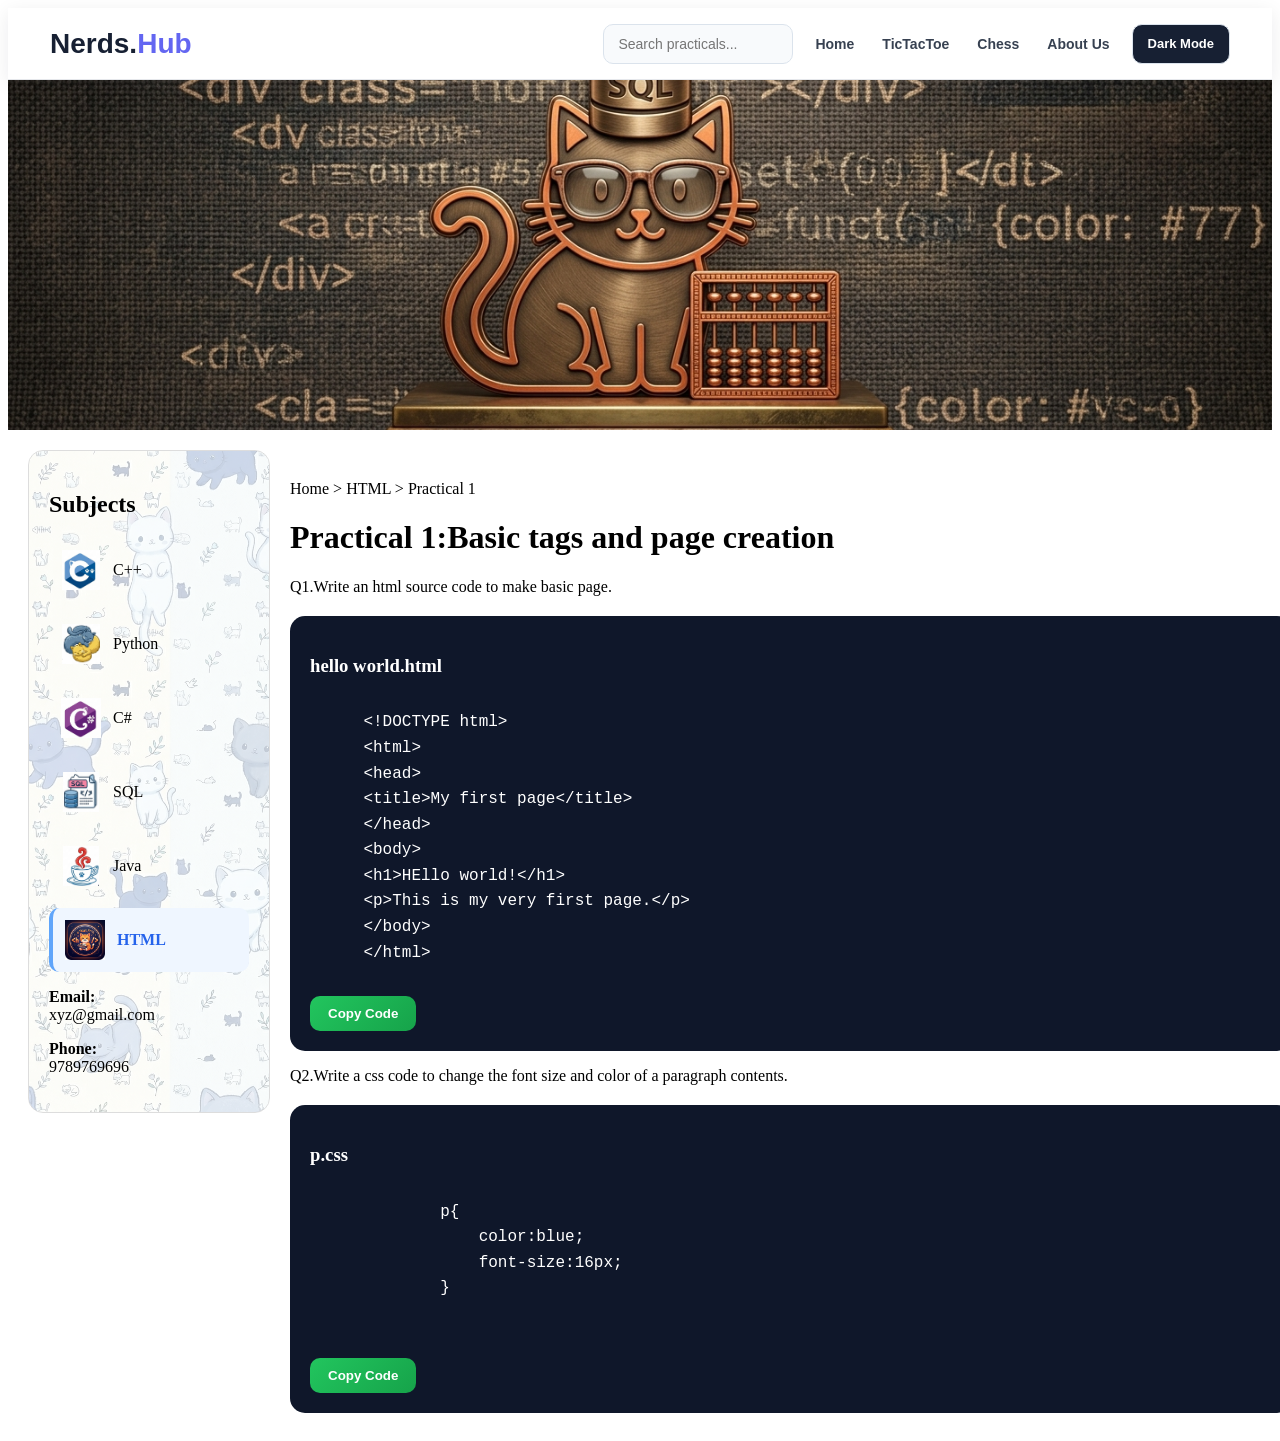
<file: ht.html>
<!DOCTYPE html>
<html lang="en">
<head>
<meta name="color-scheme" content="light dark">
    <meta charset="UTF-8">
    <meta name="viewport" content="width=device-width,initial-scale=1.0">
    <title>NerdHub - SourceCodes</title>

<style>
    .title-row{
        margin-bottom: 20px;
    }

    header{
        height: 70px;
        background: white;
        display: flex;
        justify-content: space-between;
        align-items: center;
        padding: 0 30px;
        border-bottom: 1px solid #ddd;
        position: sticky;
        top:0;
        z-index: 1000;
    }

    .theme{
        background: linear-gradient(135deg,#111827,#374151);
        color: white;
        border: none;
        padding: 12px 18px;
        border-radius: 12px;
        font-weight: 600;
        cursor: pointer;
        transition: 0.3s;
    }

    .theme:hover{
        transform: translateY(-2px);
        box-shadow: 0 8px 20px rgba(0,0,0,0.25);
    }

    .back-btn{
        background: linear-gradient(135deg,#2563eb,#1d4ed8);
        color: white;
        border: none;
        padding: 12px 22px;
        font-weight: 600;
        cursor: pointer;
        transition: 0.3s;
    }

    .back-btn:hover{
        transform: translateY(-2px);
        box-shadow: 0 10px 25px rgba(37,99,235,0.35);
    }

    .copy-btn{
        background: linear-gradient(135deg,#22c55e,#16a34a);
        color: white;
        border: none;
        padding: 10px 18px;
        border-radius: 10px;
        font-weight: 600;
        cursor: pointer;
        transition: 0.3s;
        margin-top: 15px;
        align-self: center;
    }

    .copy-btn:hover{
        transform: translateY(-2px);
        box-shadow: 0 8px 20px rgba(34,197,94,0.35);
    }

    .logo{
        font-size: 32px;
        font-weight: 700;
        color: #111827;
        margin-right: 40px;
    }

    .gold{
        color: #d4a017;
    }

    .navbar{
        display: flex;
        gap: 25px;
        align-items: center;
    }

    .nav-link{
        text-decoration: none;
        color: #374151;
        font-weight: 600;
        transition: 0.3s;
    }

    .nav-link:hover{
        color: #2563eb;
    }

    .acive-nav{
        color: #2563eb;
    }

    .search{
        width: 180px;
        padding: 10px 14px;
        border: 1px solid #d1d5db;
        border-radius: 10px;
        outline: none;
    }

    .banner{
        width:100%;
        overflow:hidden;
    }

    .banner img{
        width: 100%;
        height:350px;
        object-fit: cover;
        display: block;
    }

    .header-right{
        display: flex;
        gap: 10px;
        align-items: center;
    }

    .subject img{
        width: 40px;
        height: 40px;
        object-fit: contain;
        flex-shrink: 0;
    }

    .subject.active{
        background:#eff6ff;
        color: #2563eb;
        border-left: 4px solid #60a5fa;
        font-weight:600;
    }
   .container{
    display:flex;
    gap:20px;
    padding:20px;
    align-items:flex-start;
}

.subject{
    text-decoration:none ;
    color: inherit;
    display: flex;
    align-items: center;
    gap: 12px;
    padding: 12px;
    border-radius: 10px;
    margin-bottom: 10px;
}
.sidebar{
    width:200px;
    min-width:100px;

    background:white;
    padding:20px;
    border-radius:15px;
    border:1px solid #ddd;

    position:sticky;
    top:20px;

    height:fit-content;
    overflow: hidden;
    z-index: 1;
}

.sidebar::before{
    content: "";
    position: absolute;
    top: 0;
    left: 0;
    width: 100%;
    height: 100%;
    background-image:url('1782389383938.jpg');
    background-size: cover;
    background-position: center;
    opacity: 0.3;
    z-index: -1;

}

.content{
    flex:1;
    min-width:0;
    margin-top: 30px;
}

.code-panel{
    width:100%;
    background:#0f172a;
    color:white;
    border-radius:15px;
    padding:20px;
}

.code-panel pre{
  white-space: pre;
  font-family: 'Courier New', Courier, monospace;
  line-height: 1.6;
  overflow-x: auto;
  padding: 15px;
  margin: 0;
  background: transparent;
  color: white;
}

</style>
<style>
/* ===== CONSISTENT SITE-WIDE HEADER ===== */
.site-header {
    position: sticky !important;
    top: 0;
    z-index: 9999;
    width: 100%;
    min-height: 72px;
    display: flex !important;
    align-items: center;
    justify-content: space-between;
    gap: 24px;
    padding: 12px 42px !important;
    margin: 0 !important;
    background: rgba(255,255,255,.96) !important;
    border-bottom: 1px solid #e5e7eb !important;
    box-shadow: 0 4px 18px rgba(15,23,42,.08) !important;
    backdrop-filter: blur(10px);
    box-sizing: border-box;
}
.site-logo {
    flex: 0 0 auto;
    display: inline-flex;
    align-items: center;
    text-decoration: none !important;
    font-family: 'Poppins', 'Segoe UI', sans-serif;
    font-size: 28px !important;
    line-height: 1;
    font-weight: 800 !important;
    color: #172033 !important;
    white-space: nowrap;
}
.site-logo span { color: #6366f1 !important; }
.site-header-right {
    display: flex;
    align-items: center;
    justify-content: flex-end;
    gap: 20px;
    min-width: 0;
}
.site-search {
    width: 190px;
    height: 40px;
    padding: 0 14px;
    border: 1px solid #dbe3ec;
    border-radius: 10px;
    outline: none;
    background: #f8fafc;
    color: #172033;
    font: 500 14px 'Poppins', 'Segoe UI', sans-serif;
    box-sizing: border-box;
}
.site-search:focus {
    border-color: #6366f1;
    box-shadow: 0 0 0 3px rgba(99,102,241,.12);
}
.site-nav {
    display: flex !important;
    align-items: center;
    gap: 24px;
    margin: 0 !important;
    padding: 0 !important;
}
.site-nav a {
    display: inline-flex !important;
    align-items: center;
    padding: 8px 2px;
    text-decoration: none !important;
    color: #374151 !important;
    font: 600 14px 'Poppins', 'Segoe UI', sans-serif !important;
    white-space: nowrap;
    transition: color .2s ease, transform .2s ease;
}
.site-nav a:hover,
.site-nav a.active {
    color: #6366f1 !important;
    transform: translateY(-1px);
}
.site-theme-toggle {
    height: 40px;
    padding: 0 15px;
    border: 1px solid #dbe3ec !important;
    border-radius: 10px;
    background: #172033 !important;
    color: #fff !important;
    cursor: pointer;
    font: 600 13px 'Poppins', 'Segoe UI', sans-serif !important;
    white-space: nowrap;
    transition: transform .2s ease, box-shadow .2s ease;
}
.site-theme-toggle:hover {
    transform: translateY(-1px);
    box-shadow: 0 5px 14px rgba(15,23,42,.15);
}
@media (max-width: 1050px) {
    .site-header { padding: 12px 22px !important; }
    .site-search { width: 150px; }
    .site-header-right { gap: 13px; }
    .site-nav { gap: 15px; }
}
@media (max-width: 820px) {
    .site-header { flex-wrap: wrap; justify-content: center; }
    .site-header-right { width: 100%; justify-content: center; flex-wrap: wrap; }
}
@media (max-width: 560px) {
    .site-search-wrap { display: none; }
    .site-nav { gap: 12px; flex-wrap: wrap; justify-content: center; }
    .site-nav a { font-size: 12px !important; }
    .site-logo { font-size: 24px !important; }
}
</style>
<style>
/* ===== MOBILE OPTIMIZATION ===== */
@media (max-width: 860px){
  html, body{ max-width:100%; overflow-x:hidden; }
  .banner img{ height:180px; }
  .container{ flex-direction:column; padding:14px; gap:16px; }
  .sidebar{
    width:100%;
    min-width:0;
    position:static;
    display:flex;
    flex-wrap:wrap;
    align-items:center;
    gap:8px 14px;
    padding:16px;
  }
  .sidebar h2{ width:100%; margin-bottom:4px; font-size:18px; }
  .subject{ margin-bottom:0; padding:8px 10px; flex:0 0 auto; }
  .subject span{ font-size:14px; }
  .subject img{ width:32px; height:32px; }
  .contact{ width:100%; margin-top:10px; font-size:14px; }
  .content{ margin-top:10px; }
  .title-row h1{ font-size:22px; line-height:1.3; }
  .title-row p{ font-size:14px; }
  .code-panel{ padding:14px; border-radius:12px; }
  .code-panel pre{ font-size:13px; }
  .copy-btn{ width:100%; }
  .logo{ font-size:26px; margin-right:0; }
}

@media (max-width: 480px){
  .banner img{ height:140px; }
  .title-row h1{ font-size:19px; }
}
</style>
</head>
<body>

<header class="site-header">
    <a class="site-logo" href="index.html">Nerds.<span>Hub</span></a>

    <div class="site-header-right">
        <div class="site-search-wrap">
            <input class="site-search" id="searchInput" type="text"
                   placeholder="Search practicals..." aria-label="Search practicals">
        </div>

        <nav class="site-nav" aria-label="Primary navigation">
            <a href="index.html">Home</a>
            <a href="ticacoe.html">TicTacToe</a>
            <a href="chess.html">Chess</a>
            <a href="us.html">About Us</a>
        </nav>

        <button class="site-theme-toggle" id="themeToggle" type="button"
                aria-label="Switch theme" title="Switch theme">
            Dark Mode
        </button>
    </div>
</header>
<div class="banner"><img src="1783267310483.jpg" alt="NerdHub Banner"></div>

<div class="container">

    <div class="sidebar">

        <h2>Subjects</h2>

        <a href="cpp.html" class="subject">
            <img src="IMG_20260608_103058.png">
            <span>C++</span>
        </a>

        <a href="py.html" class="subject">
            <img src="IMG_20260608_103140.png">
            <span>Python</span>
        </a>

        <a href="c sharp.html" class="subject">
            <img src="IMG_20260608_103043.png">
            <span>C#</span>
        </a>

        <a href="sql.html" class="subject">
            <img src="IMG_20260608_103310.png">
            <span>SQL</span>
        </a>

        <a href="jav.html" class="subject">
            <img src="IMG_20260608_103030.png">
            <span>Java</span>
        </a>

        <a href="ht.html" class="subject active">
            <img src="1781599525154.jpg">
            <span>HTML</span>
        </a>


        <div class="contact">
            <p><strong>Email:</strong><br>xyz@gmail.com</p>
            <p><strong>Phone:</strong><br>9789769696</p>
        </div>

    </div>

    <div class="content">

        <div class="breadcrumb">
            Home > HTML > Practical 1
        </div>
        <div class="title-row">

            <div>
                <h1>Practical 1:Basic tags and page creation</h1>

                <p>
                    Q1.Write an html source code to make basic page.
                </p>
            </div>
        </div>

        <div class="code-panel">

            <div class="code-header">
                   <h3>hello world.html</h3>
            </div>

<pre id="codeBlock">
    &lt;!DOCTYPE html&gt;
    &lt;html&gt;
    &lt;head&gt; 
    &lt;title&gt;My first page&lt;/title&gt;
    &lt;/head&gt;
    &lt;body&gt;
    &lt;h1&gt;HEllo world!&lt;/h1&gt;
    &lt;p&gt;This is my very first page.&lt;/p&gt;
    &lt;/body&gt;
    &lt;/html&gt;
</pre>

                <button class="copy-btn code-btn"
                onclick="copyCode()">
                    Copy Code
                </button>

            

        </div>

    <div class="title-row">
        <p>Q2.Write a css code to change the font size and color of a paragraph contents.</p>
    </div>
    <div class="code-panel">
        <div class="code-header"><h3> p.css</h3></div>
        <pre id="codeBlock2">
            p{
                color:blue;
                font-size:16px;
            }
        </pre>
        <button class="copy-btn" onclick="copyCode2()">Copy Code</button>
    </div>

    </div>

    </div>

</div>

<script>

function copyCode(){

    let text =
    document.getElementById(
    "codeBlock"
    ).innerText;

    navigator.clipboard.writeText(text);

    alert("Code Copied");

}

function downloadCode(){

    let code =
    document.getElementById(
    "codeBlock"
    ).innerText;

    let blob =
    new Blob([code],
    {type:"text/plain"});

    let a =
    document.createElement("a");

    a.href =
    URL.createObjectURL(blob);

    a.download =
    "arrays.cpp";

    a.click();

}

function toggleTheme(){

    document.body.classList.toggle(
    "dark"
    );

}

</script>

</body>
</html>
</file>
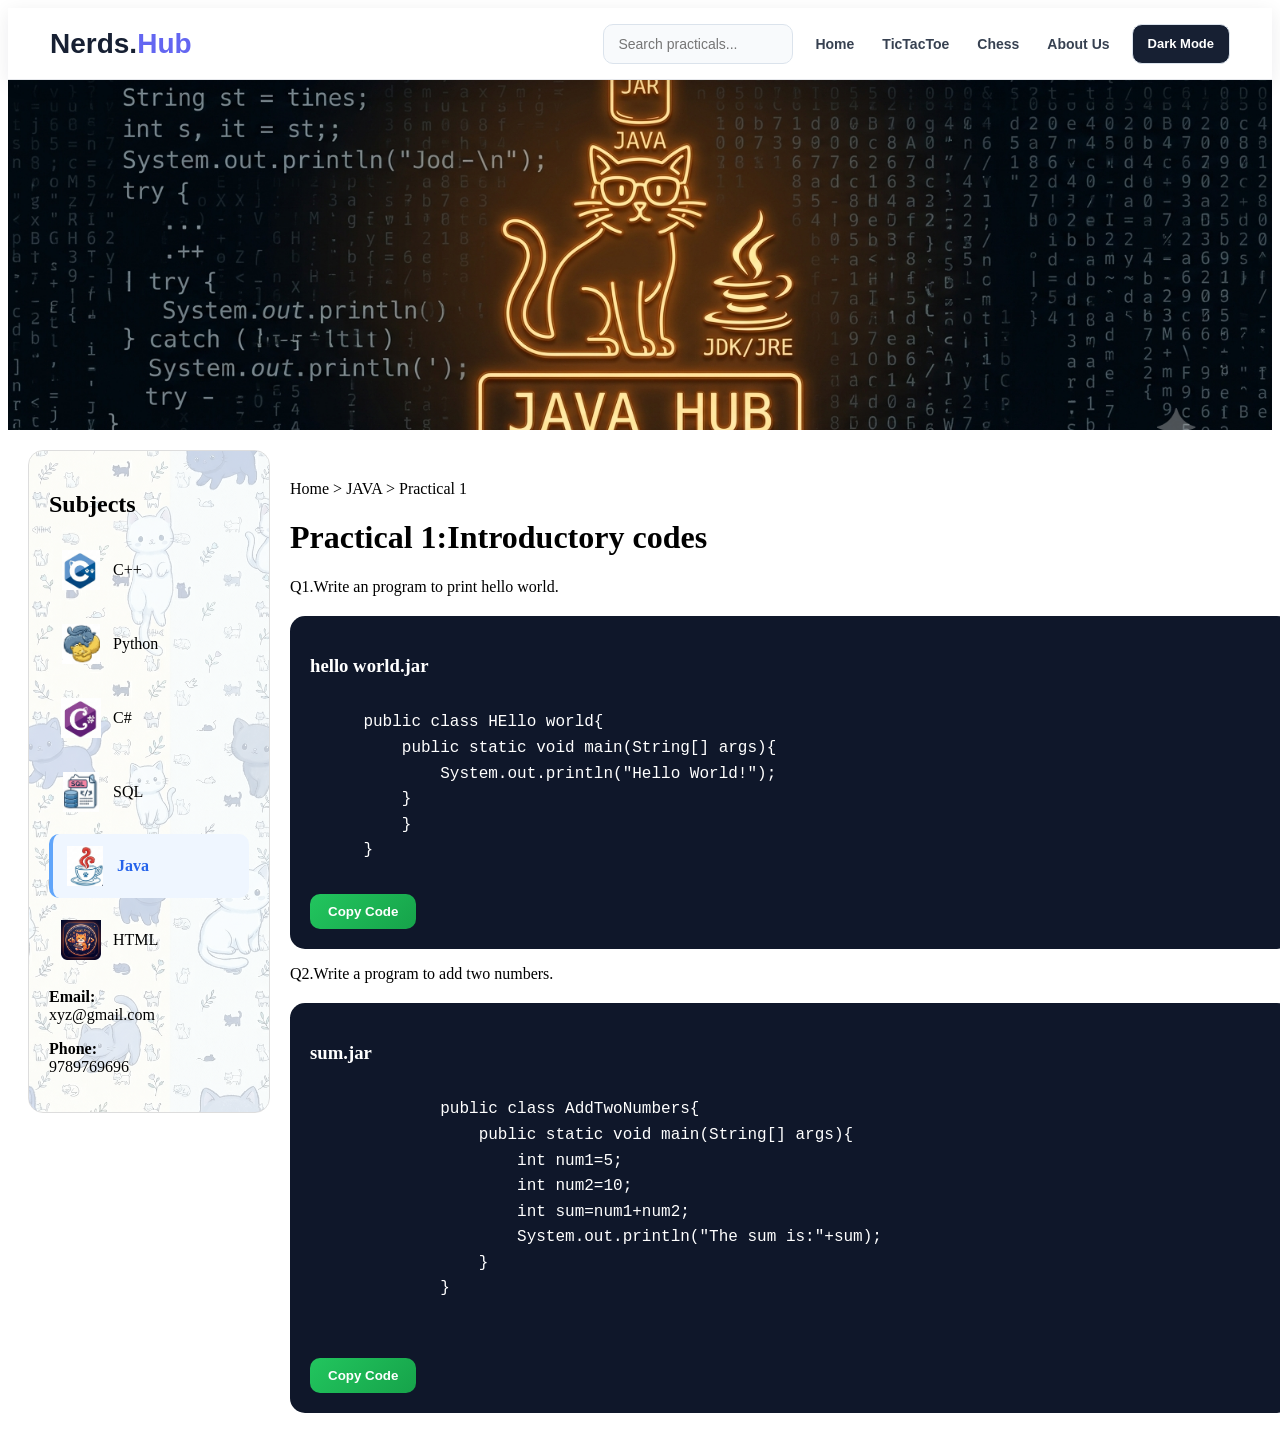
<file: jav.html>
<!DOCTYPE html>
<html lang="en">
<head>
<meta name="color-scheme" content="light dark">
    <meta charset="UTF-8">
    <meta name="viewport" content="width=device-width,initial-scale=1.0">
    <title>NerdHub - SourceCodes</title>

<style>
    .title-row{
        margin-bottom: 20px;
    }

    header{
        height: 70px;
        background: white;
        display: flex;
        justify-content: space-between;
        align-items: center;
        padding: 0 30px;
        border-bottom: 1px solid #ddd;
        position: sticky;
        top:0;
        z-index: 1000;
    }

    .theme{
        background: linear-gradient(135deg,#111827,#374151);
        color: white;
        border: none;
        padding: 12px 18px;
        border-radius: 12px;
        font-weight: 600;
        cursor: pointer;
        transition: 0.3s;
    }

    .theme:hover{
        transform: translateY(-2px);
        box-shadow: 0 8px 20px rgba(0,0,0,0.25);
    }

    .back-btn{
        background: linear-gradient(135deg,#2563eb,#1d4ed8);
        color: white;
        border: none;
        padding: 12px 22px;
        font-weight: 600;
        cursor: pointer;
        transition: 0.3s;
    }

    .back-btn:hover{
        transform: translateY(-2px);
        box-shadow: 0 10px 25px rgba(37,99,235,0.35);
    }

    .copy-btn{
        background: linear-gradient(135deg,#22c55e,#16a34a);
        color: white;
        border: none;
        padding: 10px 18px;
        border-radius: 10px;
        font-weight: 600;
        cursor: pointer;
        transition: 0.3s;
        margin-top: 15px;
        align-self: center;
    }

    .copy-btn:hover{
        transform: translateY(-2px);
        box-shadow: 0 8px 20px rgba(34,197,94,0.35);
    }

    .logo{
        font-size: 32px;
        font-weight: 700;
        color: #111827;
        margin-right: 40px;
    }

    .gold{
        color: #d4a017;
    }

    .navbar{
        display: flex;
        gap: 25px;
        align-items: center;
    }

    .nav-link{
        text-decoration: none;
        color: #374151;
        font-weight: 600;
        transition: 0.3s;
    }

    .nav-link:hover{
        color: #2563eb;
    }

    .acive-nav{
        color: #2563eb;
    }

    .search{
        width: 180px;
        padding: 10px 14px;
        border: 1px solid #d1d5db;
        border-radius: 10px;
        outline: none;
    }

    .banner{
        width:100%;
        overflow:hidden;
    }

    .banner img{
        width: 100%;
        height:350px;
        object-fit: cover;
        display: block;
    }

    .header-right{
        display: flex;
        gap: 10px;
        align-items: center;
    }

    .subject img{
        width: 40px;
        height: 40px;
        object-fit: contain;
        flex-shrink: 0;
    }

    .subject.active{
        background:#eff6ff;
        color: #2563eb;
        border-left: 4px solid #60a5fa;
        font-weight:600;
    }
   .container{
    display:flex;
    gap:20px;
    padding:20px;
    align-items:flex-start;
}

.subject{
    text-decoration:none ;
    color: inherit;
    display: flex;
    align-items: center;
    gap: 12px;
    padding: 12px;
    border-radius: 10px;
    margin-bottom: 10px;
}
.sidebar{
    width:200px;
    min-width:100px;

    background:white;
    padding:20px;
    border-radius:15px;
    border:1px solid #ddd;

    position:sticky;
    top:20px;

    height:fit-content;
    overflow: hidden;
    z-index: 1;
}

.sidebar::before{
    content: "";
    position: absolute;
    top: 0;
    left: 0;
    width: 100%;
    height: 100%;
    background-image:url('1782389383938.jpg');
    background-size: cover;
    background-position: center;
    opacity: 0.3;
    z-index: -1;

}

.content{
    flex:1;
    min-width:0;
    margin-top: 30px;
}

.code-panel{
    width:100%;
    background:#0f172a;
    color:white;
    border-radius:15px;
    padding:20px;
}

.code-panel pre{
  white-space: pre;
  font-family: 'Courier New', Courier, monospace;
  line-height: 1.6;
  overflow-x: auto;
  padding: 15px;
  margin: 0;
  background: transparent;
  color: white;
}

</style>
<style>
/* ===== CONSISTENT SITE-WIDE HEADER ===== */
.site-header {
    position: sticky !important;
    top: 0;
    z-index: 9999;
    width: 100%;
    min-height: 72px;
    display: flex !important;
    align-items: center;
    justify-content: space-between;
    gap: 24px;
    padding: 12px 42px !important;
    margin: 0 !important;
    background: rgba(255,255,255,.96) !important;
    border-bottom: 1px solid #e5e7eb !important;
    box-shadow: 0 4px 18px rgba(15,23,42,.08) !important;
    backdrop-filter: blur(10px);
    box-sizing: border-box;
}
.site-logo {
    flex: 0 0 auto;
    display: inline-flex;
    align-items: center;
    text-decoration: none !important;
    font-family: 'Poppins', 'Segoe UI', sans-serif;
    font-size: 28px !important;
    line-height: 1;
    font-weight: 800 !important;
    color: #172033 !important;
    white-space: nowrap;
}
.site-logo span { color: #6366f1 !important; }
.site-header-right {
    display: flex;
    align-items: center;
    justify-content: flex-end;
    gap: 20px;
    min-width: 0;
}
.site-search {
    width: 190px;
    height: 40px;
    padding: 0 14px;
    border: 1px solid #dbe3ec;
    border-radius: 10px;
    outline: none;
    background: #f8fafc;
    color: #172033;
    font: 500 14px 'Poppins', 'Segoe UI', sans-serif;
    box-sizing: border-box;
}
.site-search:focus {
    border-color: #6366f1;
    box-shadow: 0 0 0 3px rgba(99,102,241,.12);
}
.site-nav {
    display: flex !important;
    align-items: center;
    gap: 24px;
    margin: 0 !important;
    padding: 0 !important;
}
.site-nav a {
    display: inline-flex !important;
    align-items: center;
    padding: 8px 2px;
    text-decoration: none !important;
    color: #374151 !important;
    font: 600 14px 'Poppins', 'Segoe UI', sans-serif !important;
    white-space: nowrap;
    transition: color .2s ease, transform .2s ease;
}
.site-nav a:hover,
.site-nav a.active {
    color: #6366f1 !important;
    transform: translateY(-1px);
}
.site-theme-toggle {
    height: 40px;
    padding: 0 15px;
    border: 1px solid #dbe3ec !important;
    border-radius: 10px;
    background: #172033 !important;
    color: #fff !important;
    cursor: pointer;
    font: 600 13px 'Poppins', 'Segoe UI', sans-serif !important;
    white-space: nowrap;
    transition: transform .2s ease, box-shadow .2s ease;
}
.site-theme-toggle:hover {
    transform: translateY(-1px);
    box-shadow: 0 5px 14px rgba(15,23,42,.15);
}
@media (max-width: 1050px) {
    .site-header { padding: 12px 22px !important; }
    .site-search { width: 150px; }
    .site-header-right { gap: 13px; }
    .site-nav { gap: 15px; }
}
@media (max-width: 820px) {
    .site-header { flex-wrap: wrap; justify-content: center; }
    .site-header-right { width: 100%; justify-content: center; flex-wrap: wrap; }
}
@media (max-width: 560px) {
    .site-search-wrap { display: none; }
    .site-nav { gap: 12px; flex-wrap: wrap; justify-content: center; }
    .site-nav a { font-size: 12px !important; }
    .site-logo { font-size: 24px !important; }
}
</style>
<style>
/* ===== MOBILE OPTIMIZATION ===== */
@media (max-width: 860px){
  html, body{ max-width:100%; overflow-x:hidden; }
  .banner img{ height:180px; }
  .container{ flex-direction:column; padding:14px; gap:16px; }
  .sidebar{
    width:100%;
    min-width:0;
    position:static;
    display:flex;
    flex-wrap:wrap;
    align-items:center;
    gap:8px 14px;
    padding:16px;
  }
  .sidebar h2{ width:100%; margin-bottom:4px; font-size:18px; }
  .subject{ margin-bottom:0; padding:8px 10px; flex:0 0 auto; }
  .subject span{ font-size:14px; }
  .subject img{ width:32px; height:32px; }
  .contact{ width:100%; margin-top:10px; font-size:14px; }
  .content{ margin-top:10px; }
  .title-row h1{ font-size:22px; line-height:1.3; }
  .title-row p{ font-size:14px; }
  .code-panel{ padding:14px; border-radius:12px; }
  .code-panel pre{ font-size:13px; }
  .copy-btn{ width:100%; }
  .logo{ font-size:26px; margin-right:0; }
}

@media (max-width: 480px){
  .banner img{ height:140px; }
  .title-row h1{ font-size:19px; }
}
</style>
</head>
<body>

<header class="site-header">
    <a class="site-logo" href="index.html">Nerds.<span>Hub</span></a>

    <div class="site-header-right">
        <div class="site-search-wrap">
            <input class="site-search" id="searchInput" type="text"
                   placeholder="Search practicals..." aria-label="Search practicals">
        </div>

        <nav class="site-nav" aria-label="Primary navigation">
            <a href="index.html">Home</a>
            <a href="ticacoe.html">TicTacToe</a>
            <a href="chess.html">Chess</a>
            <a href="us.html">About Us</a>
        </nav>

        <button class="site-theme-toggle" id="themeToggle" type="button"
                aria-label="Switch theme" title="Switch theme">
            Dark Mode
        </button>
    </div>
</header>
<div class="banner"><img src="1783267383741.jpg" alt="NerdHub Banner"></div>

<div class="container">

    <div class="sidebar">

        <h2>Subjects</h2>

        <a href="cpp.html" class="subject">
            <img src="IMG_20260608_103058.png">
            <span>C++</span>
        </a>

        <a href="py.html" class="subject">
            <img src="IMG_20260608_103140.png">
            <span>Python</span>
        </a>

        <a href="c sharp.html" class="subject">
            <img src="IMG_20260608_103043.png">
            <span>C#</span>
        </a>

        <a href="sql.html" class="subject">
            <img src="IMG_20260608_103310.png">
            <span>SQL</span>
        </a>

        <a href="jav.html" class="subject active">
            <img src="IMG_20260608_103030.png">
            <span>Java</span>
        </a>

        <a href="ht.html" class="subject">
            <img src="1781599525154.jpg">
            <span>HTML</span>
        </a>


        <div class="contact">
            <p><strong>Email:</strong><br>xyz@gmail.com</p>
            <p><strong>Phone:</strong><br>9789769696</p>
        </div>

    </div>

    <div class="content">
        <div class="breadcrumb">
            Home > JAVA > Practical 1
        </div>

       
        <div class="title-row">

            <div>
                <h1>Practical 1:Introductory codes</h1>

                <p>
                    Q1.Write an program to print hello world.
                </p>
            </div>
        </div>

        <div class="code-panel">

            <div class="code-header">
                   <h3>hello world.jar</h3>
            </div>

<pre id="codeBlock">
    public class HEllo world{
        public static void main(String[] args){
            System.out.println("Hello World!");
        }
        }
    }
</pre>

                <button class="copy-btn code-btn"
                onclick="copyCode()">
                    Copy Code
                </button>

            

        </div>

    <div class="title-row">
        <p>Q2.Write a program to add two numbers.</p>
    </div>
    <div class="code-panel">
        <div class="code-header"><h3> sum.jar</h3></div>
        <pre id="codeBlock2">
            public class AddTwoNumbers{
                public static void main(String[] args){
                    int num1=5;
                    int num2=10;
                    int sum=num1+num2;
                    System.out.println("The sum is:"+sum);
                }
            }
        </pre>
        <button class="copy-btn" onclick="copyCode2()">Copy Code</button>
    </div>

    </div>

    </div>

</div>

<script>

function copyCode(){

    let text =
    document.getElementById(
    "codeBlock"
    ).innerText;

    navigator.clipboard.writeText(text);

    alert("Code Copied");

}

function downloadCode(){

    let code =
    document.getElementById(
    "codeBlock"
    ).innerText;

    let blob =
    new Blob([code],
    {type:"text/plain"});

    let a =
    document.createElement("a");

    a.href =
    URL.createObjectURL(blob);

    a.download =
    "arrays.cpp";

    a.click();

}

function toggleTheme(){

    document.body.classList.toggle(
    "dark"
    );

}

</script>

</body>
</html>
</file>
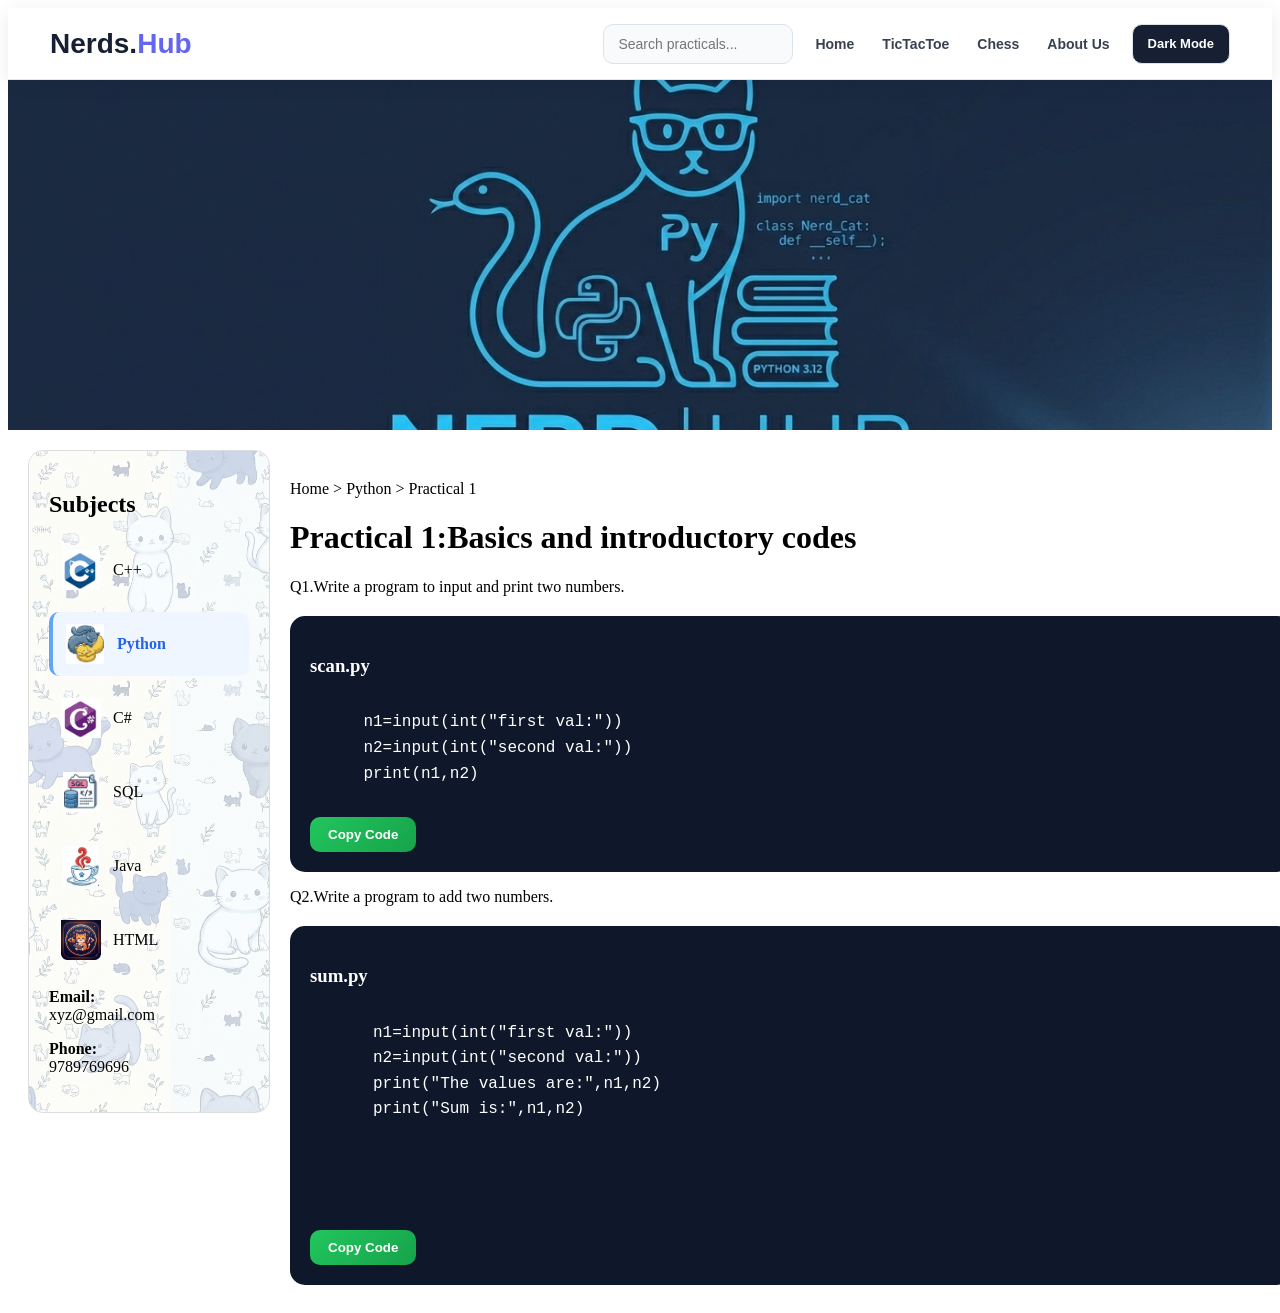
<file: py.html>
<!DOCTYPE html>
<html lang="en">
<head>
<meta name="color-scheme" content="light dark">
    <meta charset="UTF-8">
    <meta name="viewport" content="width=device-width,initial-scale=1.0">
    <title>NerdHub - SourceCodes</title>

<style>
    .title-row{
        margin-bottom: 20px;
    }

    header{
        height: 70px;
        background: white;
        display: flex;
        justify-content: space-between;
        align-items: center;
        padding: 0 30px;
        border-bottom: 1px solid #ddd;
        position: sticky;
        top:0;
        z-index: 1000;
    }

    .theme{
        background: linear-gradient(135deg,#111827,#374151);
        color: white;
        border: none;
        padding: 12px 18px;
        border-radius: 12px;
        font-weight: 600;
        cursor: pointer;
        transition: 0.3s;
    }

    .theme:hover{
        transform: translateY(-2px);
        box-shadow: 0 8px 20px rgba(0,0,0,0.25);
    }

    .back-btn{
        background: linear-gradient(135deg,#2563eb,#1d4ed8);
        color: white;
        border: none;
        padding: 12px 22px;
        font-weight: 600;
        cursor: pointer;
        transition: 0.3s;
    }

    .back-btn:hover{
        transform: translateY(-2px);
        box-shadow: 0 10px 25px rgba(37,99,235,0.35);
    }

    .copy-btn{
        background: linear-gradient(135deg,#22c55e,#16a34a);
        color: white;
        border: none;
        padding: 10px 18px;
        border-radius: 10px;
        font-weight: 600;
        cursor: pointer;
        transition: 0.3s;
        margin-top: 15px;
        align-self: center;
    }

    .copy-btn:hover{
        transform: translateY(-2px);
        box-shadow: 0 8px 20px rgba(34,197,94,0.35);
    }

    .logo{
        font-size: 32px;
        font-weight: 700;
        color: #111827;
        margin-right: 40px;
    }

    .gold{
        color: #d4a017;
    }

    .navbar{
        display: flex;
        gap: 25px;
        align-items: center;
    }

    .nav-link{
        text-decoration: none;
        color: #374151;
        font-weight: 600;
        transition: 0.3s;
    }

    .nav-link:hover{
        color: #2563eb;
    }

    .acive-nav{
        color: #2563eb;
    }

    .search{
        width: 180px;
        padding: 10px 14px;
        border: 1px solid #d1d5db;
        border-radius: 10px;
        outline: none;
    }

    .banner{
        width:100%;
        overflow:hidden;
    }

    .banner img{
        width: 100%;
        height:350px;
        object-fit: cover;
        display: block;
    }

    .header-right{
        display: flex;
        gap: 10px;
        align-items: center;
    }

    .subject img{
        width: 40px;
        height: 40px;
        object-fit: contain;
        flex-shrink: 0;
    }

    .subject.active{
        background:#eff6ff;
        color: #2563eb;
        border-left: 4px solid #60a5fa;
        font-weight:600;
    }
   .container{
    display:flex;
    gap:20px;
    padding:20px;
    align-items:flex-start;
}

.subject{
    text-decoration:none ;
    color: inherit;
    display: flex;
    align-items: center;
    gap: 12px;
    padding: 12px;
    border-radius: 10px;
    margin-bottom: 10px;
}
.sidebar{
    width:200px;
    min-width:100px;

    background:white;
    padding:20px;
    border-radius:15px;
    border:1px solid #ddd;

    position:sticky;
    top:20px;

    height:fit-content;
    overflow: hidden;
    z-index: 1;
}

.sidebar::before{
    content: "";
    position: absolute;
    top: 0;
    left: 0;
    width: 100%;
    height: 100%;
    background-image:url('1782389383938.jpg');
    background-size: cover;
    background-position: center;
    opacity: 0.3;
    z-index: -1;

}

.content{
    flex:1;
    min-width:0;
    margin-top: 30px;
}

.code-panel{
    width:100%;
    background:#0f172a;
    color:white;
    border-radius:15px;
    padding:20px;
}

.code-panel pre{
  white-space: pre;
  font-family: 'Courier New', Courier, monospace;
  line-height: 1.6;
  overflow-x: auto;
  padding: 15px;
  margin: 0;
  background: transparent;
  color: white;
}

</style>
<style>
/* ===== CONSISTENT SITE-WIDE HEADER ===== */
.site-header {
    position: sticky !important;
    top: 0;
    z-index: 9999;
    width: 100%;
    min-height: 72px;
    display: flex !important;
    align-items: center;
    justify-content: space-between;
    gap: 24px;
    padding: 12px 42px !important;
    margin: 0 !important;
    background: rgba(255,255,255,.96) !important;
    border-bottom: 1px solid #e5e7eb !important;
    box-shadow: 0 4px 18px rgba(15,23,42,.08) !important;
    backdrop-filter: blur(10px);
    box-sizing: border-box;
}
.site-logo {
    flex: 0 0 auto;
    display: inline-flex;
    align-items: center;
    text-decoration: none !important;
    font-family: 'Poppins', 'Segoe UI', sans-serif;
    font-size: 28px !important;
    line-height: 1;
    font-weight: 800 !important;
    color: #172033 !important;
    white-space: nowrap;
}
.site-logo span { color: #6366f1 !important; }
.site-header-right {
    display: flex;
    align-items: center;
    justify-content: flex-end;
    gap: 20px;
    min-width: 0;
}
.site-search {
    width: 190px;
    height: 40px;
    padding: 0 14px;
    border: 1px solid #dbe3ec;
    border-radius: 10px;
    outline: none;
    background: #f8fafc;
    color: #172033;
    font: 500 14px 'Poppins', 'Segoe UI', sans-serif;
    box-sizing: border-box;
}
.site-search:focus {
    border-color: #6366f1;
    box-shadow: 0 0 0 3px rgba(99,102,241,.12);
}
.site-nav {
    display: flex !important;
    align-items: center;
    gap: 24px;
    margin: 0 !important;
    padding: 0 !important;
}
.site-nav a {
    display: inline-flex !important;
    align-items: center;
    padding: 8px 2px;
    text-decoration: none !important;
    color: #374151 !important;
    font: 600 14px 'Poppins', 'Segoe UI', sans-serif !important;
    white-space: nowrap;
    transition: color .2s ease, transform .2s ease;
}
.site-nav a:hover,
.site-nav a.active {
    color: #6366f1 !important;
    transform: translateY(-1px);
}
.site-theme-toggle {
    height: 40px;
    padding: 0 15px;
    border: 1px solid #dbe3ec !important;
    border-radius: 10px;
    background: #172033 !important;
    color: #fff !important;
    cursor: pointer;
    font: 600 13px 'Poppins', 'Segoe UI', sans-serif !important;
    white-space: nowrap;
    transition: transform .2s ease, box-shadow .2s ease;
}
.site-theme-toggle:hover {
    transform: translateY(-1px);
    box-shadow: 0 5px 14px rgba(15,23,42,.15);
}
@media (max-width: 1050px) {
    .site-header { padding: 12px 22px !important; }
    .site-search { width: 150px; }
    .site-header-right { gap: 13px; }
    .site-nav { gap: 15px; }
}
@media (max-width: 820px) {
    .site-header { flex-wrap: wrap; justify-content: center; }
    .site-header-right { width: 100%; justify-content: center; flex-wrap: wrap; }
}
@media (max-width: 560px) {
    .site-search-wrap { display: none; }
    .site-nav { gap: 12px; flex-wrap: wrap; justify-content: center; }
    .site-nav a { font-size: 12px !important; }
    .site-logo { font-size: 24px !important; }
}
</style>
<style>
/* ===== MOBILE OPTIMIZATION ===== */
@media (max-width: 860px){
  html, body{ max-width:100%; overflow-x:hidden; }
  .banner img{ height:180px; }
  .container{ flex-direction:column; padding:14px; gap:16px; }
  .sidebar{
    width:100%;
    min-width:0;
    position:static;
    display:flex;
    flex-wrap:wrap;
    align-items:center;
    gap:8px 14px;
    padding:16px;
  }
  .sidebar h2{ width:100%; margin-bottom:4px; font-size:18px; }
  .subject{ margin-bottom:0; padding:8px 10px; flex:0 0 auto; }
  .subject span{ font-size:14px; }
  .subject img{ width:32px; height:32px; }
  .contact{ width:100%; margin-top:10px; font-size:14px; }
  .content{ margin-top:10px; }
  .title-row h1{ font-size:22px; line-height:1.3; }
  .title-row p{ font-size:14px; }
  .code-panel{ padding:14px; border-radius:12px; }
  .code-panel pre{ font-size:13px; }
  .copy-btn{ width:100%; }
  .logo{ font-size:26px; margin-right:0; }
}

@media (max-width: 480px){
  .banner img{ height:140px; }
  .title-row h1{ font-size:19px; }
}
</style>
</head>
<body>

<header class="site-header">
    <a class="site-logo" href="index.html">Nerds.<span>Hub</span></a>

    <div class="site-header-right">
        <div class="site-search-wrap">
            <input class="site-search" id="searchInput" type="text"
                   placeholder="Search practicals..." aria-label="Search practicals">
        </div>

        <nav class="site-nav" aria-label="Primary navigation">
            <a href="index.html">Home</a>
            <a href="ticacoe.html">TicTacToe</a>
            <a href="chess.html">Chess</a>
            <a href="us.html">About Us</a>
        </nav>

        <button class="site-theme-toggle" id="themeToggle" type="button"
                aria-label="Switch theme" title="Switch theme">
            Dark Mode
        </button>
    </div>
</header>
<div class="banner"><img src="1782392715030.jpg" alt="NerdHub Banner"></div>

<div class="container">

    <div class="sidebar">

        <h2>Subjects</h2>

        <a href="cpp.html" class="subject">
            <img src="IMG_20260608_103058.png">
            <span>C++</span>
        </a>

        <a href="py.html" class="subject active">
            <img src="IMG_20260608_103140.png">
            <span>Python</span>
        </a>

        <a href="c sharp.html" class="subject">
            <img src="IMG_20260608_103043.png">
            <span>C#</span>
        </a>

        <a href="sql.html" class="subject">
            <img src="IMG_20260608_103310.png">
            <span>SQL</span>
        </a>

        <a href="jav.html" class="subject">
            <img src="IMG_20260608_103030.png">
            <span>Java</span>
        </a>

        <a href="ht.html" class="subject">
            <img src="1781599525154.jpg">
            <span>HTML</span>
        </a>


        <div class="contact">
            <p><strong>Email:</strong><br>xyz@gmail.com</p>
            <p><strong>Phone:</strong><br>9789769696</p>
        </div>

    </div>

    <div class="content">

        <div class="breadcrumb">
            Home > Python > Practical 1
        </div>

        <div class="title-row">

            <div>
                <h1>Practical 1:Basics and introductory codes</h1>

                <p>
                    Q1.Write a program to input and print two numbers.
                </p>
            </div>
        </div>

        <div class="code-panel">

            <div class="code-header">
                   <h3>scan.py</h3>
            </div>

<pre id="codeBlock">
    n1=input(int("first val:"))
    n2=input(int("second val:"))
    print(n1,n2)
</pre>

                <button class="copy-btn code-btn"
                onclick="copyCode()">
                    Copy Code
                </button>

            

        </div>

    <div class="title-row">
        <p>Q2.Write a program to add two numbers.</p>
    </div>
    
    <div class="code-panel">
        <div class="code-header"><h3>sum.py</h3></div>
        <pre id="codeBlock2">
     n1=input(int("first val:"))
     n2=input(int("second val:"))
     print("The values are:",n1,n2)
     print("Sum is:",n1,n2)


        </pre>
        <button class="copy-btn" onclick="copyCode2()">Copy Code</button>
    </div>

    </div>

    </div>

</div>

<script>

function copyCode(){

    let text =
    document.getElementById(
    "codeBlock"
    ).innerText;

    navigator.clipboard.writeText(text);

    alert("Code Copied");

}

function downloadCode(){

    let code =
    document.getElementById(
    "codeBlock"
    ).innerText;

    let blob =
    new Blob([code],
    {type:"text/plain"});

    let a =
    document.createElement("a");

    a.href =
    URL.createObjectURL(blob);

    a.download =
    "arrays.cpp";

    a.click();

}

function toggleTheme(){

    document.body.classList.toggle(
    "dark"
    );

}

</script>

</body>
</html>
</file>
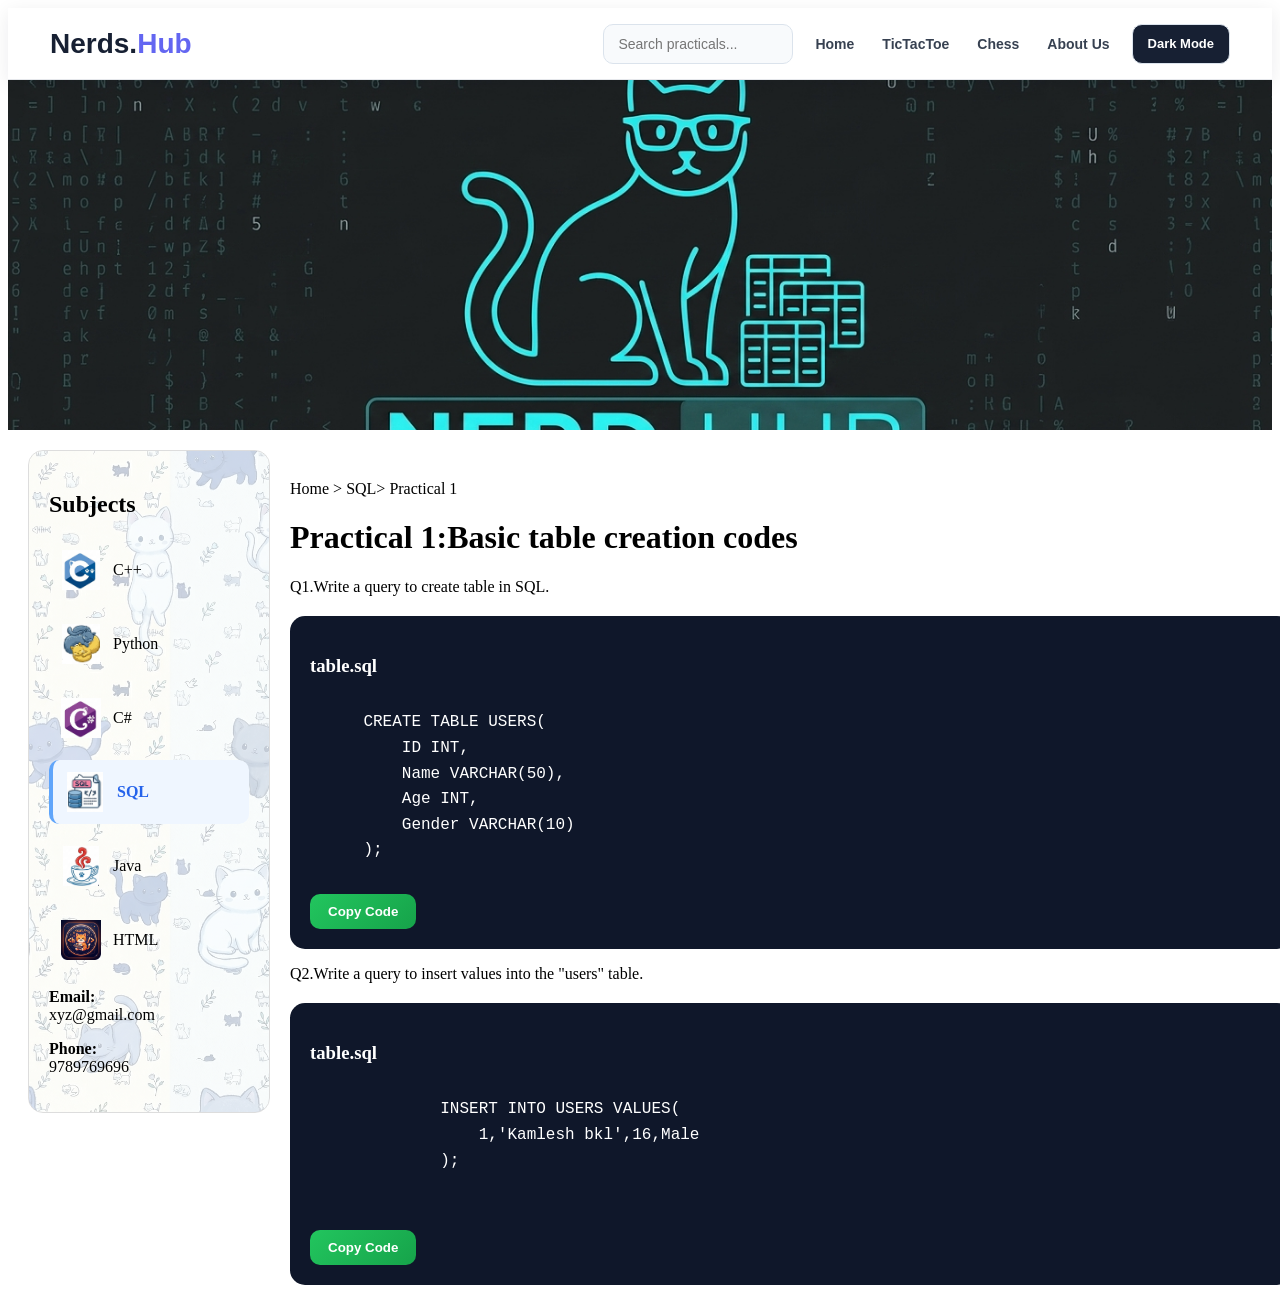
<file: sql.html>
<!DOCTYPE html>
<html lang="en">
<head>
<meta name="color-scheme" content="light dark">
    <meta charset="UTF-8">
    <meta name="viewport" content="width=device-width,initial-scale=1.0">
    <title>NerdHub - SourceCodes</title>

<style>
    .title-row{
        margin-bottom: 20px;
    }

    header{
        height: 70px;
        background: white;
        display: flex;
        justify-content: space-between;
        align-items: center;
        padding: 0 30px;
        border-bottom: 1px solid #ddd;
        position: sticky;
        top:0;
        z-index: 1000;
    }

    .theme{
        background: linear-gradient(135deg,#111827,#374151);
        color: white;
        border: none;
        padding: 12px 18px;
        border-radius: 12px;
        font-weight: 600;
        cursor: pointer;
        transition: 0.3s;
    }

    .theme:hover{
        transform: translateY(-2px);
        box-shadow: 0 8px 20px rgba(0,0,0,0.25);
    }

    .back-btn{
        background: linear-gradient(135deg,#2563eb,#1d4ed8);
        color: white;
        border: none;
        padding: 12px 22px;
        font-weight: 600;
        cursor: pointer;
        transition: 0.3s;
    }

    .back-btn:hover{
        transform: translateY(-2px);
        box-shadow: 0 10px 25px rgba(37,99,235,0.35);
    }

    .copy-btn{
        background: linear-gradient(135deg,#22c55e,#16a34a);
        color: white;
        border: none;
        padding: 10px 18px;
        border-radius: 10px;
        font-weight: 600;
        cursor: pointer;
        transition: 0.3s;
        margin-top: 15px;
        align-self: center;
    }

    .copy-btn:hover{
        transform: translateY(-2px);
        box-shadow: 0 8px 20px rgba(34,197,94,0.35);
    }

    .logo{
        font-size: 32px;
        font-weight: 700;
        color: #111827;
        margin-right: 40px;
    }

    .gold{
        color: #d4a017;
    }

    .navbar{
        display: flex;
        gap: 25px;
        align-items: center;
    }

    .nav-link{
        text-decoration: none;
        color: #374151;
        font-weight: 600;
        transition: 0.3s;
    }

    .nav-link:hover{
        color: #2563eb;
    }

    .acive-nav{
        color: #2563eb;
    }

    .search{
        width: 180px;
        padding: 10px 14px;
        border: 1px solid #d1d5db;
        border-radius: 10px;
        outline: none;
    }

    .banner{
        width:100%;
        overflow:hidden;
    }

    .banner img{
        width: 100%;
        height:350px;
        object-fit: cover;
        display: block;
    }

    .header-right{
        display: flex;
        gap: 10px;
        align-items: center;
    }

    .subject img{
        width: 40px;
        height: 40px;
        object-fit: contain;
        flex-shrink: 0;
    }

    .subject.active{
        background:#eff6ff;
        color: #2563eb;
        border-left: 4px solid #60a5fa;
        font-weight:600;
    }
   .container{
    display:flex;
    gap:20px;
    padding:20px;
    align-items:flex-start;
}

.subject{
    text-decoration:none ;
    color: inherit;
    display: flex;
    align-items: center;
    gap: 12px;
    padding: 12px;
    border-radius: 10px;
    margin-bottom: 10px;
}
.sidebar{
    width:200px;
    min-width:100px;

    background:white;
    padding:20px;
    border-radius:15px;
    border:1px solid #ddd;

    position:sticky;
    top:20px;

    height:fit-content;
    overflow: hidden;
    z-index: 1;
}

.sidebar::before{
    content: "";
    position: absolute;
    top: 0;
    left: 0;
    width: 100%;
    height: 100%;
    background-image:url('1782389383938.jpg');
    background-size: cover;
    background-position: center;
    opacity: 0.3;
    z-index: -1;

}

.content{
    flex:1;
    min-width:0;
    margin-top: 30px;
}

.code-panel{
    width:100%;
    background:#0f172a;
    color:white;
    border-radius:15px;
    padding:20px;
}

.code-panel pre{
  white-space: pre;
  font-family: 'Courier New', Courier, monospace;
  line-height: 1.6;
  overflow-x: auto;
  padding: 15px;
  margin: 0;
  background: transparent;
  color: white;
}

</style>
<style>
/* ===== CONSISTENT SITE-WIDE HEADER ===== */
.site-header {
    position: sticky !important;
    top: 0;
    z-index: 9999;
    width: 100%;
    min-height: 72px;
    display: flex !important;
    align-items: center;
    justify-content: space-between;
    gap: 24px;
    padding: 12px 42px !important;
    margin: 0 !important;
    background: rgba(255,255,255,.96) !important;
    border-bottom: 1px solid #e5e7eb !important;
    box-shadow: 0 4px 18px rgba(15,23,42,.08) !important;
    backdrop-filter: blur(10px);
    box-sizing: border-box;
}
.site-logo {
    flex: 0 0 auto;
    display: inline-flex;
    align-items: center;
    text-decoration: none !important;
    font-family: 'Poppins', 'Segoe UI', sans-serif;
    font-size: 28px !important;
    line-height: 1;
    font-weight: 800 !important;
    color: #172033 !important;
    white-space: nowrap;
}
.site-logo span { color: #6366f1 !important; }
.site-header-right {
    display: flex;
    align-items: center;
    justify-content: flex-end;
    gap: 20px;
    min-width: 0;
}
.site-search {
    width: 190px;
    height: 40px;
    padding: 0 14px;
    border: 1px solid #dbe3ec;
    border-radius: 10px;
    outline: none;
    background: #f8fafc;
    color: #172033;
    font: 500 14px 'Poppins', 'Segoe UI', sans-serif;
    box-sizing: border-box;
}
.site-search:focus {
    border-color: #6366f1;
    box-shadow: 0 0 0 3px rgba(99,102,241,.12);
}
.site-nav {
    display: flex !important;
    align-items: center;
    gap: 24px;
    margin: 0 !important;
    padding: 0 !important;
}
.site-nav a {
    display: inline-flex !important;
    align-items: center;
    padding: 8px 2px;
    text-decoration: none !important;
    color: #374151 !important;
    font: 600 14px 'Poppins', 'Segoe UI', sans-serif !important;
    white-space: nowrap;
    transition: color .2s ease, transform .2s ease;
}
.site-nav a:hover,
.site-nav a.active {
    color: #6366f1 !important;
    transform: translateY(-1px);
}
.site-theme-toggle {
    height: 40px;
    padding: 0 15px;
    border: 1px solid #dbe3ec !important;
    border-radius: 10px;
    background: #172033 !important;
    color: #fff !important;
    cursor: pointer;
    font: 600 13px 'Poppins', 'Segoe UI', sans-serif !important;
    white-space: nowrap;
    transition: transform .2s ease, box-shadow .2s ease;
}
.site-theme-toggle:hover {
    transform: translateY(-1px);
    box-shadow: 0 5px 14px rgba(15,23,42,.15);
}
@media (max-width: 1050px) {
    .site-header { padding: 12px 22px !important; }
    .site-search { width: 150px; }
    .site-header-right { gap: 13px; }
    .site-nav { gap: 15px; }
}
@media (max-width: 820px) {
    .site-header { flex-wrap: wrap; justify-content: center; }
    .site-header-right { width: 100%; justify-content: center; flex-wrap: wrap; }
}
@media (max-width: 560px) {
    .site-search-wrap { display: none; }
    .site-nav { gap: 12px; flex-wrap: wrap; justify-content: center; }
    .site-nav a { font-size: 12px !important; }
    .site-logo { font-size: 24px !important; }
}
</style>
<style>
/* ===== MOBILE OPTIMIZATION ===== */
@media (max-width: 860px){
  html, body{ max-width:100%; overflow-x:hidden; }
  .banner img{ height:180px; }
  .container{ flex-direction:column; padding:14px; gap:16px; }
  .sidebar{
    width:100%;
    min-width:0;
    position:static;
    display:flex;
    flex-wrap:wrap;
    align-items:center;
    gap:8px 14px;
    padding:16px;
  }
  .sidebar h2{ width:100%; margin-bottom:4px; font-size:18px; }
  .subject{ margin-bottom:0; padding:8px 10px; flex:0 0 auto; }
  .subject span{ font-size:14px; }
  .subject img{ width:32px; height:32px; }
  .contact{ width:100%; margin-top:10px; font-size:14px; }
  .content{ margin-top:10px; }
  .title-row h1{ font-size:22px; line-height:1.3; }
  .title-row p{ font-size:14px; }
  .code-panel{ padding:14px; border-radius:12px; }
  .code-panel pre{ font-size:13px; }
  .copy-btn{ width:100%; }
  .logo{ font-size:26px; margin-right:0; }
}

@media (max-width: 480px){
  .banner img{ height:140px; }
  .title-row h1{ font-size:19px; }
}
</style>
</head>
<body>

<header class="site-header">
    <a class="site-logo" href="index.html">Nerds.<span>Hub</span></a>

    <div class="site-header-right">
        <div class="site-search-wrap">
            <input class="site-search" id="searchInput" type="text"
                   placeholder="Search practicals..." aria-label="Search practicals">
        </div>

        <nav class="site-nav" aria-label="Primary navigation">
            <a href="index.html">Home</a>
            <a href="ticacoe.html">TicTacToe</a>
            <a href="chess.html">Chess</a>
            <a href="us.html">About Us</a>
        </nav>

        <button class="site-theme-toggle" id="themeToggle" type="button"
                aria-label="Switch theme" title="Switch theme">
            Dark Mode
        </button>
    </div>
</header>
<div class="banner"><img src="1782392927641.jpg" alt="NerdHub Banner"></div>

<div class="container">

    <div class="sidebar">

        <h2>Subjects</h2>

        <a href="cpp.html" class="subject">
            <img src="IMG_20260608_103058.png">
            <span>C++</span>
        </a>

        <a href="py.html" class="subject">
            <img src="IMG_20260608_103140.png">
            <span>Python</span>
        </a>

        <a href="c sharp.html" class="subject">
            <img src="IMG_20260608_103043.png">
            <span>C#</span>
        </a>

        <a href="sql.html" class="subject active">
            <img src="IMG_20260608_103310.png">
            <span>SQL</span>
        </a>

        <a href="jav.html" class="subject">
            <img src="IMG_20260608_103030.png">
            <span>Java</span>
        </a>

        <a href="ht.html" class="subject">
            <img src="1781599525154.jpg">
            <span>HTML</span>
        </a>


        <div class="contact">
            <p><strong>Email:</strong><br>xyz@gmail.com</p>
            <p><strong>Phone:</strong><br>9789769696</p>
        </div>

    </div>

    <div class="content">

        <div class="breadcrumb">
            Home > SQL> Practical 1
        </div>

        <div class="title-row">

            <div>
                <h1>Practical 1:Basic table creation codes</h1>

                <p>
                    Q1.Write a query to create table in SQL.
                </p>
            </div>
        </div>

        <div class="code-panel">

            <div class="code-header">
                   <h3>table.sql</h3>
            </div>

<pre id="codeBlock">
    CREATE TABLE USERS(
        ID INT,
        Name VARCHAR(50),
        Age INT,
        Gender VARCHAR(10)
    );
</pre>

                <button class="copy-btn code-btn"
                onclick="copyCode()">
                    Copy Code
                </button>

            

        </div>

    <div class="title-row">
        <p>Q2.Write a query to insert values into the "users" table.</p>
    </div>
    
    <div class="code-panel">
        <div class="code-header"><h3>table.sql</h3></div>
        <pre id="codeBlock2">
            INSERT INTO USERS VALUES(
                1,'Kamlesh bkl',16,Male
            );
        </pre>
        <button class="copy-btn" onclick="copyCode2()">Copy Code</button>
    </div>

    </div>

    </div>

</div>

<script>

function copyCode(){

    let text =
    document.getElementById(
    "codeBlock"
    ).innerText;

    navigator.clipboard.writeText(text);

    alert("Code Copied");

}

function downloadCode(){

    let code =
    document.getElementById(
    "codeBlock"
    ).innerText;

    let blob =
    new Blob([code],
    {type:"text/plain"});

    let a =
    document.createElement("a");

    a.href =
    URL.createObjectURL(blob);

    a.download =
    "arrays.cpp";

    a.click();

}

function toggleTheme(){

    document.body.classList.toggle(
    "dark"
    );

}

</script>

</body>
</html>
</file>
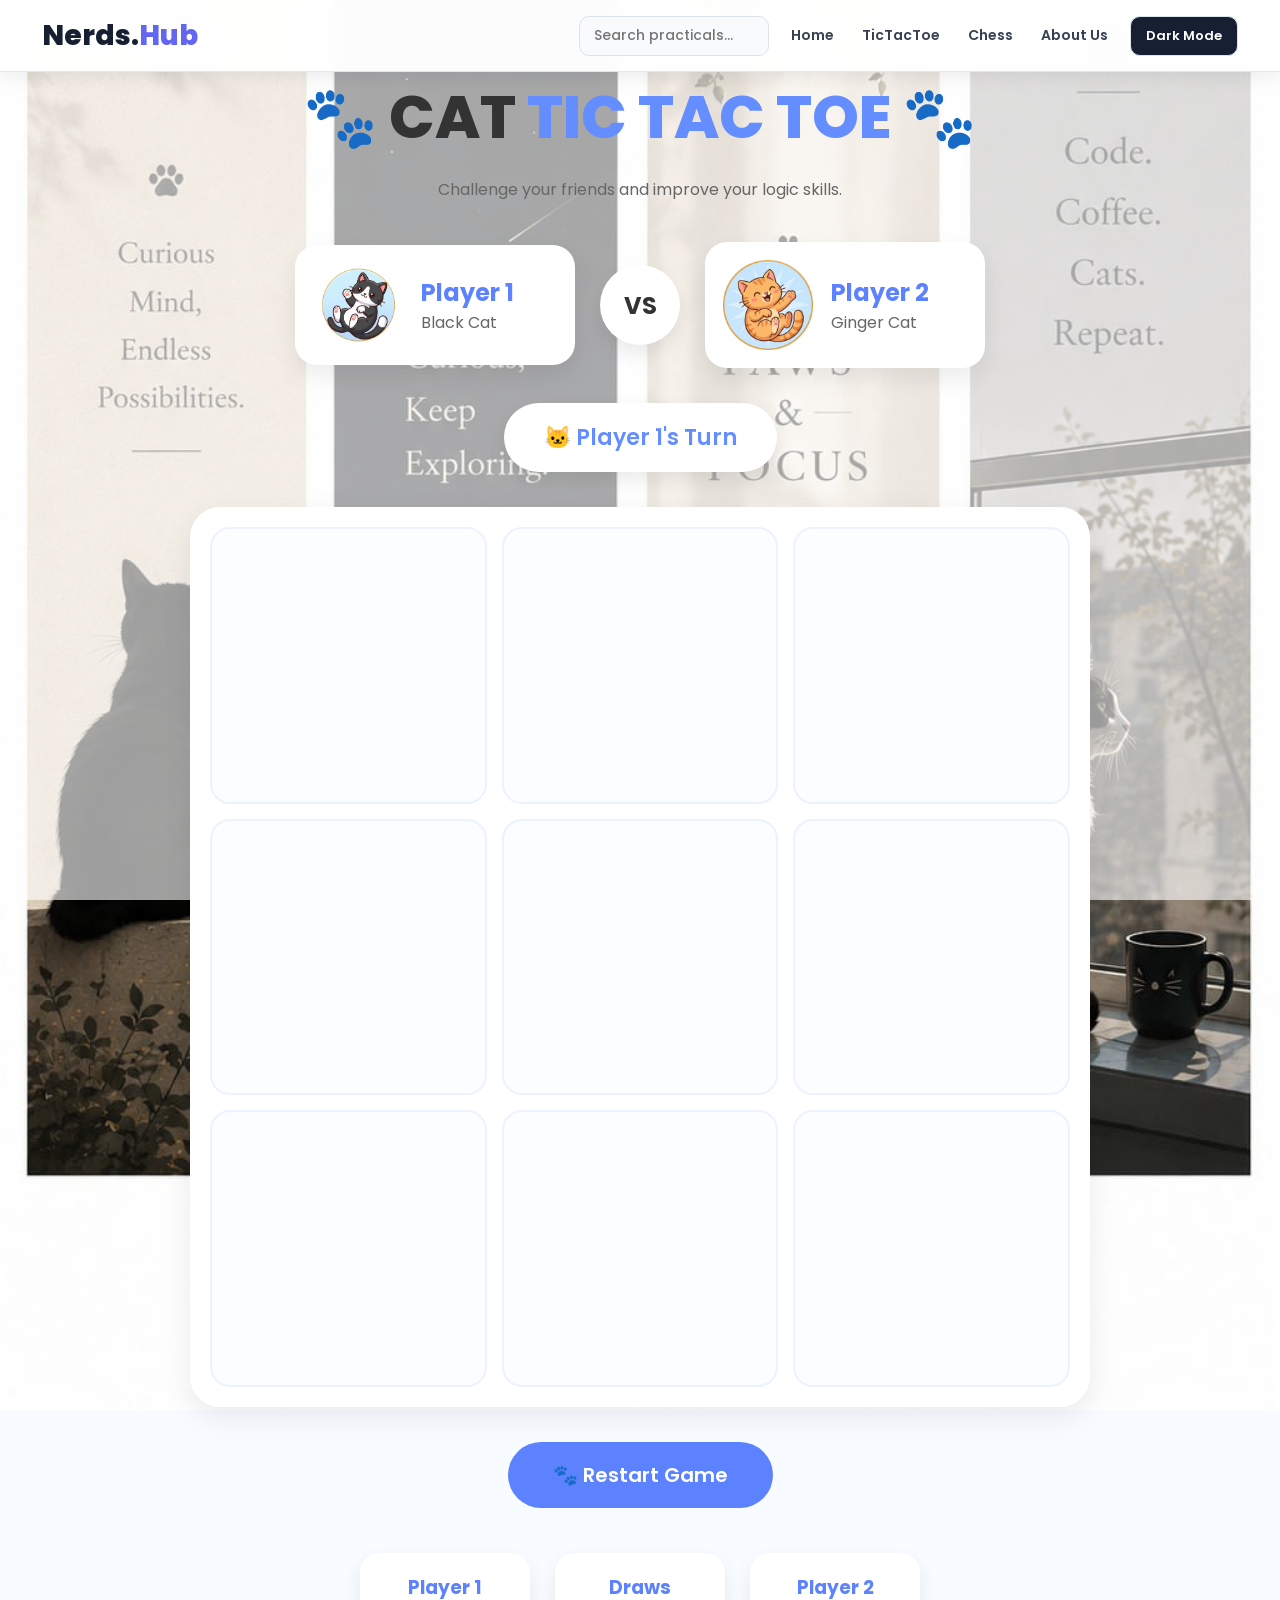
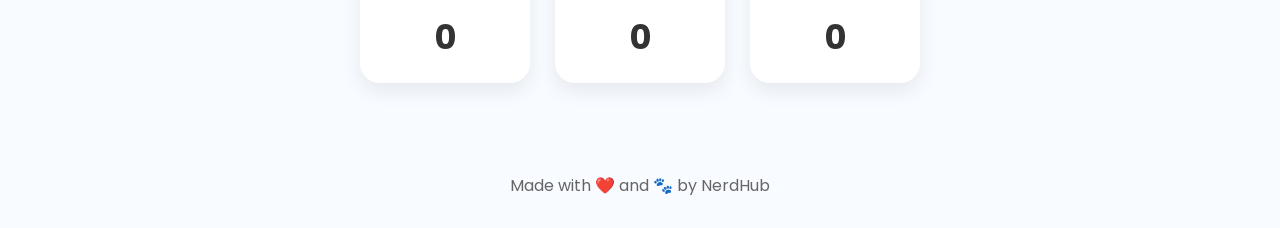
<file: ticacoe.html>
<!DOCTYPE html>
<html lang="en">
<head>
<meta name="color-scheme" content="light dark">
    <meta charset="UTF-8">
    <meta name="viewport" content="width=device-width, initial-scale=1.0">
    <title>Cat Tic Tac Toe</title>

    <link rel="icon" href="assets/logo.png">

    <link rel="stylesheet" href="style.css">
<style>
/* ===== CONSISTENT SITE-WIDE HEADER ===== */
.site-header {
    position: sticky !important;
    top: 0;
    z-index: 9999;
    width: 100%;
    min-height: 72px;
    display: flex !important;
    align-items: center;
    justify-content: space-between;
    gap: 24px;
    padding: 12px 42px !important;
    margin: 0 !important;
    background: rgba(255,255,255,.96) !important;
    border-bottom: 1px solid #e5e7eb !important;
    box-shadow: 0 4px 18px rgba(15,23,42,.08) !important;
    backdrop-filter: blur(10px);
    box-sizing: border-box;
}
.site-logo {
    flex: 0 0 auto;
    display: inline-flex;
    align-items: center;
    text-decoration: none !important;
    font-family: 'Poppins', 'Segoe UI', sans-serif;
    font-size: 28px !important;
    line-height: 1;
    font-weight: 800 !important;
    color: #172033 !important;
    white-space: nowrap;
}
.site-logo span { color: #6366f1 !important; }
.site-header-right {
    display: flex;
    align-items: center;
    justify-content: flex-end;
    gap: 20px;
    min-width: 0;
}
.site-search {
    width: 190px;
    height: 40px;
    padding: 0 14px;
    border: 1px solid #dbe3ec;
    border-radius: 10px;
    outline: none;
    background: #f8fafc;
    color: #172033;
    font: 500 14px 'Poppins', 'Segoe UI', sans-serif;
    box-sizing: border-box;
}
.site-search:focus {
    border-color: #6366f1;
    box-shadow: 0 0 0 3px rgba(99,102,241,.12);
}
.site-nav {
    display: flex !important;
    align-items: center;
    gap: 24px;
    margin: 0 !important;
    padding: 0 !important;
}
.site-nav a {
    display: inline-flex !important;
    align-items: center;
    padding: 8px 2px;
    text-decoration: none !important;
    color: #374151 !important;
    font: 600 14px 'Poppins', 'Segoe UI', sans-serif !important;
    white-space: nowrap;
    transition: color .2s ease, transform .2s ease;
}
.site-nav a:hover,
.site-nav a.active {
    color: #6366f1 !important;
    transform: translateY(-1px);
}
.site-theme-toggle {
    height: 40px;
    padding: 0 15px;
    border: 1px solid #dbe3ec !important;
    border-radius: 10px;
    background: #172033 !important;
    color: #fff !important;
    cursor: pointer;
    font: 600 13px 'Poppins', 'Segoe UI', sans-serif !important;
    white-space: nowrap;
    transition: transform .2s ease, box-shadow .2s ease;
}
.site-theme-toggle:hover {
    transform: translateY(-1px);
    box-shadow: 0 5px 14px rgba(15,23,42,.15);
}
@media (max-width: 1050px) {
    .site-header { padding: 12px 22px !important; }
    .site-search { width: 150px; }
    .site-header-right { gap: 13px; }
    .site-nav { gap: 15px; }
}
@media (max-width: 820px) {
    .site-header { flex-wrap: wrap; justify-content: center; }
    .site-header-right { width: 100%; justify-content: center; flex-wrap: wrap; }
}
@media (max-width: 560px) {
    .site-search-wrap { display: none; }
    .site-nav { gap: 12px; flex-wrap: wrap; justify-content: center; }
    .site-nav a { font-size: 12px !important; }
    .site-logo { font-size: 24px !important; }
}
</style>
</head>
<body>

<!-- ================= NAVBAR ================= -->

<header class="site-header">
    <a class="site-logo" href="index.html">Nerds.<span>Hub</span></a>

    <div class="site-header-right">
        <div class="site-search-wrap">
            <input class="site-search" id="searchInput" type="text"
                   placeholder="Search practicals..." aria-label="Search practicals">
        </div>

        <nav class="site-nav" aria-label="Primary navigation">
            <a href="index.html">Home</a>
            <a href="ticacoe.html">TicTacToe</a>
            <a href="chess.html">Chess</a>
            <a href="us.html">About Us</a>
        </nav>

        <button class="site-theme-toggle" id="themeToggle" type="button"
                aria-label="Switch theme" title="Switch theme">
            Dark Mode
        </button>
    </div>
</header>

<!-- ================= LEFT DECORATION ================= -->

    
    <main>

    <!-- Title -->

    <section class="title-section">

        <h1>

            🐾 CAT <span>TIC TAC TOE</span> 🐾

        </h1>

        <p>

            Challenge your friends and improve your logic skills.

        </p>

    </section>

    <!-- Players -->

    <section class="players">

        <div class="player-card">

            <img src="1787051119718.png">

            <div>

                <h2>Player 1</h2>

                <p>Black Cat</p>

            </div>

        </div>

        <div class="vs">

            VS

        </div>

        <div class="player-card">

            <img src="1787051705719.png">

            <div>

                <h2>Player 2</h2>

                <p>Ginger Cat</p>

            </div>

        </div>

    </section>

    <!-- Turn -->

    <section class="turn-container">

        <div class="turn-box">

            🐾 Player 1's Turn (White Cat)

        </div>

    </section>

    <!-- Game -->

    <section class="game-area">

        <div class="board">

            <div class="cell" data-index="0"></div>

            <div class="cell" data-index="1"></div>

            <div class="cell" data-index="2"></div>

            <div class="cell" data-index="3"></div>

            <div class="cell" data-index="4"></div>

            <div class="cell" data-index="5"></div>

            <div class="cell" data-index="6"></div>

            <div class="cell" data-index="7"></div>

            <div class="cell" data-index="8"></div>

        </div>

    </section>

    <!-- Controls -->

    <section class="controls">

        <button id="restart">

            🐾 Restart Game

        </button>

    </section>

    <!-- Score -->

    <section class="scoreboard">

        <div class="score">

            <h3>Player 1</h3>

            <span id="score1">0</span>

        </div>

        <div class="score">

            <h3>Draws</h3>

            <span id="draws">0</span>

        </div>

        <div class="score">

            <h3>Player 2</h3>

            <span id="score2">0</span>

        </div>

    </section>

</main>

<!-- ================= RIGHT DECORATION ================= -->


<!-- ================= MAIN ================= -->


<!-- Winner Popup -->

<div class="popup" id="popup">

    <div class="popup-content">

        <h2 id="winnerText">

            Player 1 Wins!

        </h2>

        <button id="playAgain">

            Play Again

        </button>

    </div>

</div>

<!-- Footer -->
<footer>

    <p>

        Made with ❤️ and 🐾 by NerdHub

    </p>

</footer>

<script src="script.js"></script>

<script>
(function () {
  const btn = document.getElementById('themeToggle');
  if (!btn) return;
  const saved = localStorage.getItem('nerdhub-theme');
  if (saved === 'dark') document.body.classList.add('dark');
  btn.addEventListener('click', function () {
    document.body.classList.toggle('dark');
    localStorage.setItem('nerdhub-theme',
      document.body.classList.contains('dark') ? 'dark' : 'light');
  });
})();
</script>
</body>
   
</div>
</html>
</file>
<file: style.css>
@import url('https://fonts.googleapis.com/css2?family=Poppins:wght@300;400;500;600;700;800&display=swap');

*{
    margin:0;
    padding:0;
    box-sizing:border-box;
    font-family:'Poppins',sans-serif;
}

body{
    background:#f8fbff url("1000106790.jpg") center center / cover fixed no-repeat;
    color:#333;
    overflow-x:hidden;
    position:relative;
}

body::before{
    content:"";
    position:fixed;
    inset:0;
    background:rgba(255,255,255,.62);
    z-index:-1;
    pointer-events:none;
}

/* HEADER */

header{
    position:sticky;
    top:0;
    z-index:999;
    display:flex;
    justify-content:space-between;
    align-items:center;
    padding:18px 50px;
    background:#fff;
    box-shadow:0 3px 15px rgba(0,0,0,.08);
}

.logo{
    display:flex;
    align-items:center;
    gap:12px;
}

.logo img{
    width:48px;
}

.logo h2{
    font-size:30px;
}

nav ul{
    display:flex;
    gap:35px;
    list-style:none;
}

nav a{
    text-decoration:none;
    color:#444;
    font-weight:600;
    transition:.3s;
}

nav a:hover,
nav .active{
    color:#5a84ff;
}

/* =======================
   GAME LAYOUT
======================= */

.game-wrapper{

    width: 100%;
    margin:30px auto;

}

/* =======================
   BANNERS
======================= */

/*.left-banner{
    position: fixed;
    left: 10px;
    top: 120px;
    width: 180px;
    z-index: 100;
    pointer-events: none;
}
.right-banner{
    position: fixed;
    right: 10px;
    top: 120px;
    width: 180px;
    z-index: 100;
    pointer-events: none;
}

.left-banner img,
.right-banner img{

    width:100%;
    height: auto;
    display:block;

}*/

/* =======================
   MAIN
======================= */

main{

    width:min(900px,95%);
    margin: auto;

}

/* =======================
   TITLE
======================= */

.title-section{

    text-align:center;

}

.title-section h1{

    font-size:60px;

    font-weight:800;

}

.title-section span{

    color:#648dff;

}

.title-section p{

    margin-top:15px;

    color:#666;

}

/* =======================
   PLAYERS
======================= */

.players{

    display:flex;

    justify-content:center;

    align-items:center;

    gap:25px;

    margin-top:40px;

}

.player-card{

    width:280px;

    background:white;

    border-radius:22px;

    padding:18px;

    display:flex;

    align-items:center;

    gap:18px;

    box-shadow:0 10px 25px rgba(0,0,0,.08);

}

.player-card img{

    width:90px;

}

.player-card h2{

    color:#5d82ff;

}

.player-card p{

    color:#666;

}

.vs{

    width:80px;

    height:80px;

    border-radius:50%;

    background:white;

    display:flex;

    justify-content:center;

    align-items:center;

    font-size:24px;

    font-weight:bold;

    box-shadow:0 10px 20px rgba(0,0,0,.08);

}

/* =======================
   TURN
======================= */

.turn-container{

    display:flex;

    justify-content:center;

    margin:35px 0;

}

.turn-box{

    background:white;

    padding:18px 40px;

    border-radius:40px;

    font-size:22px;

    font-weight:600;

    color:#648dff;

    box-shadow:0 8px 20px rgba(0,0,0,.08);

}

/* =======================
   BOARD
======================= */

.game-area{
    display:flex;
    justify-content:center;
}

.board{
    width: 100%;
    /*aspect-ratio:1/1;*/
    display:grid;
    grid-template-columns:repeat(3,1fr);
    /*grid-template-rows:repeat(3,1fr);*/
    gap:15px;
    background:white;
    padding:20px;
    border-radius:30px;
    box-shadow:0 10px 30px rgba(0,0,0,.08);
}

.cell{
    aspect-ratio: 1;
    background:#fbfdff;
    border:2px solid #edf2ff;
    border-radius:20px;
    display:flex;
    justify-content:center;
    cursor:pointer;
}

.cell:hover{
    transform:translateY(-5px);
    box-shadow:0 10px 20px rgba(0,0,0,.10);
}

.cell img{
    width:100%;
    height:100%;
    object-fit:contain;
    animation:pop .25s ease;
}

/* =======================
   BUTTON
======================= */

.controls{
    display:flex;
    justify-content:center;
    margin-top:35px;
}

#restart{
    background:#5d82ff;
    color:#fff;
    border:none;
    border-radius:40px;
    padding:18px 45px;
    font-size:20px;
    font-weight:600;
    cursor:pointer;
    transition:.3s;
}

#restart:hover{
    transform:scale(1.05);
}

/* =======================
   SCOREBOARD
======================= */

.scoreboard{
    display:flex;
    justify-content:center;
    gap:25px;
    margin-top:45px;
    flex-wrap:wrap;
}

.score{
    width:170px;
    background:#fff;
    border-radius:20px;
    padding:20px;
    text-align:center;
    box-shadow:0 8px 20px rgba(0,0,0,.08);
}

.score h3{
    color:#5d82ff;
    margin-bottom:10px;
}

.score span{
    font-size:34px;
    font-weight:bold;
}

/* =======================
   POPUP
======================= */

.popup{
    position:fixed;
    inset:0;
    display:flex;
    justify-content:center;
    align-items:center;
    background:rgba(0,0,0,.45);
    visibility:hidden;
    opacity:0;
    transition:.3s;
    z-index:9999;
}

.popup.show{
    visibility:visible;
    opacity:1;
}

.popup-content{
    width:380px;
    max-width:90%;
    background:#fff;
    border-radius:25px;
    padding:40px;
    text-align:center;
    animation:pop .3s ease;
}

.popup-content h2{
    color:#5d82ff;
    margin-bottom:25px;
}

#playAgain{
    border:none;
    background:#5d82ff;
    color:#fff;
    border-radius:40px;
    padding:15px 35px;
    font-size:18px;
    cursor:pointer;
}

/* =======================
   FOOTER
======================= */

footer{
    text-align:center;
    padding:30px;
    color:#666;
    margin-top:60px;
}

/* =======================
   ANIMATION
======================= */

@keyframes pop{

    0%{
        transform:scale(.5);
        opacity:0;
    }

    100%{
        transform:scale(1);
        opacity:1;
    }

}

/* =======================
   RESPONSIVE
======================= */

@media(max-width:1200px){

.game-wrapper{

    grid-template-columns:150px 1fr 150px;

}

}

@media(max-width:992px){

.game-wrapper{

    grid-template-columns:1fr;

}

.left-banner,
.right-banner{

    display:none;

}

.players{

    flex-direction:column;

}

.board{

    width:min(90vw,520px);

}

}

@media(max-width:768px){

header{

    flex-direction:column;
    gap:20px;
    padding:20px;

}

nav ul{

    gap:18px;
    flex-wrap:wrap;
    justify-content:center;

}

.title-section h1{

    font-size:42px;

}

.player-card{

    width:100%;

}

.turn-box{

    font-size:18px;
    padding:15px 25px;

}

.board{

    width:95vw;
    padding:15px;
    gap:10px;

}

.scoreboard{

    flex-direction:column;
    align-items:center;

}

}

@media(max-width:480px){

.title-section h1{

    font-size:32px;

}

.logo h2{

    font-size:24px;

}

.board{

    width:98vw;

}

.cell{

    border-radius:12px;

}

}

/* ===== CONSISTENT SITE-WIDE HEADER ===== */
.site-header {
    position: sticky !important;
    top: 0;
    z-index: 9999;
    width: 100%;
    min-height: 72px;
    display: flex !important;
    align-items: center;
    justify-content: space-between;
    gap: 24px;
    padding: 12px 42px !important;
    margin: 0 !important;
    background: rgba(255,255,255,.96) !important;
    border-bottom: 1px solid #e5e7eb !important;
    box-shadow: 0 4px 18px rgba(15,23,42,.08) !important;
    backdrop-filter: blur(10px);
    box-sizing: border-box;
}
.site-logo {
    flex: 0 0 auto;
    display: inline-flex;
    align-items: center;
    text-decoration: none !important;
    font-family: 'Poppins', 'Segoe UI', sans-serif;
    font-size: 28px !important;
    line-height: 1;
    font-weight: 800 !important;
    color: #172033 !important;
    white-space: nowrap;
}
.site-logo span { color: #6366f1 !important; }
.site-header-right {
    display: flex;
    align-items: center;
    justify-content: flex-end;
    gap: 20px;
    min-width: 0;
}
.site-search {
    width: 190px;
    height: 40px;
    padding: 0 14px;
    border: 1px solid #dbe3ec;
    border-radius: 10px;
    outline: none;
    background: #f8fafc;
    color: #172033;
    font: 500 14px 'Poppins', 'Segoe UI', sans-serif;
    box-sizing: border-box;
}
.site-search:focus {
    border-color: #6366f1;
    box-shadow: 0 0 0 3px rgba(99,102,241,.12);
}
.site-nav {
    display: flex !important;
    align-items: center;
    gap: 24px;
    margin: 0 !important;
    padding: 0 !important;
}
.site-nav a {
    display: inline-flex !important;
    align-items: center;
    padding: 8px 2px;
    text-decoration: none !important;
    color: #374151 !important;
    font: 600 14px 'Poppins', 'Segoe UI', sans-serif !important;
    white-space: nowrap;
    transition: color .2s ease, transform .2s ease;
}
.site-nav a:hover,
.site-nav a.active {
    color: #6366f1 !important;
    transform: translateY(-1px);
}
.site-theme-toggle {
    height: 40px;
    padding: 0 15px;
    border: 1px solid #dbe3ec !important;
    border-radius: 10px;
    background: #172033 !important;
    color: #fff !important;
    cursor: pointer;
    font: 600 13px 'Poppins', 'Segoe UI', sans-serif !important;
    white-space: nowrap;
    transition: transform .2s ease, box-shadow .2s ease;
}
.site-theme-toggle:hover {
    transform: translateY(-1px);
    box-shadow: 0 5px 14px rgba(15,23,42,.15);
}
@media (max-width: 1050px) {
    .site-header { padding: 12px 22px !important; }
    .site-search { width: 150px; }
    .site-header-right { gap: 13px; }
    .site-nav { gap: 15px; }
}
@media (max-width: 820px) {
    .site-header { flex-wrap: wrap; justify-content: center; }
    .site-header-right { width: 100%; justify-content: center; flex-wrap: wrap; }
}
@media (max-width: 560px) {
    .site-search-wrap { display: none; }
    .site-nav { gap: 12px; flex-wrap: wrap; justify-content: center; }
    .site-nav a { font-size: 12px !important; }
    .site-logo { font-size: 24px !important; }
}


/* --- NerdsHub dark-mode compatibility layer --- */
html.dark,
body.dark,
html[data-theme="dark"],
body[data-theme="dark"] {
  color-scheme: dark;
}

html.dark body,
body.dark,
html[data-theme="dark"] body,
body[data-theme="dark"] {
  background-color: #0f1115;
  color: #e8eaed;
}

html.dark a,
body.dark a,
html[data-theme="dark"] a,
body[data-theme="dark"] a {
  color: #8ab4f8;
}

html.dark input,
html.dark textarea,
html.dark select,
html.dark button,
body.dark input,
body.dark textarea,
body.dark select,
body.dark button,
html[data-theme="dark"] input,
html[data-theme="dark"] textarea,
html[data-theme="dark"] select,
html[data-theme="dark"] button,
body[data-theme="dark"] input,
body[data-theme="dark"] textarea,
body[data-theme="dark"] select,
body[data-theme="dark"] button {
  background-color: #1b1f26;
  color: #e8eaed;
  border-color: #3c4048;
}

html.dark table,
body.dark table,
html[data-theme="dark"] table,
body[data-theme="dark"] table {
  color: #e8eaed;
  border-color: #3c4048;
}

html.dark .card,
html.dark .container,
html.dark .modal,
html.dark .dropdown,
html.dark .menu,
html.dark .panel,
body.dark .card,
body.dark .container,
body.dark .modal,
body.dark .dropdown,
body.dark .menu,
body.dark .panel,
html[data-theme="dark"] .card,
html[data-theme="dark"] .container,
html[data-theme="dark"] .modal,
html[data-theme="dark"] .dropdown,
html[data-theme="dark"] .menu,
html[data-theme="dark"] .panel,
body[data-theme="dark"] .card,
body[data-theme="dark"] .container,
body[data-theme="dark"] .modal,
body[data-theme="dark"] .dropdown,
body[data-theme="dark"] .menu,
body[data-theme="dark"] .panel {
  background-color: #171a21;
  color: #e8eaed;
  border-color: #2d323b;
}
</file>
